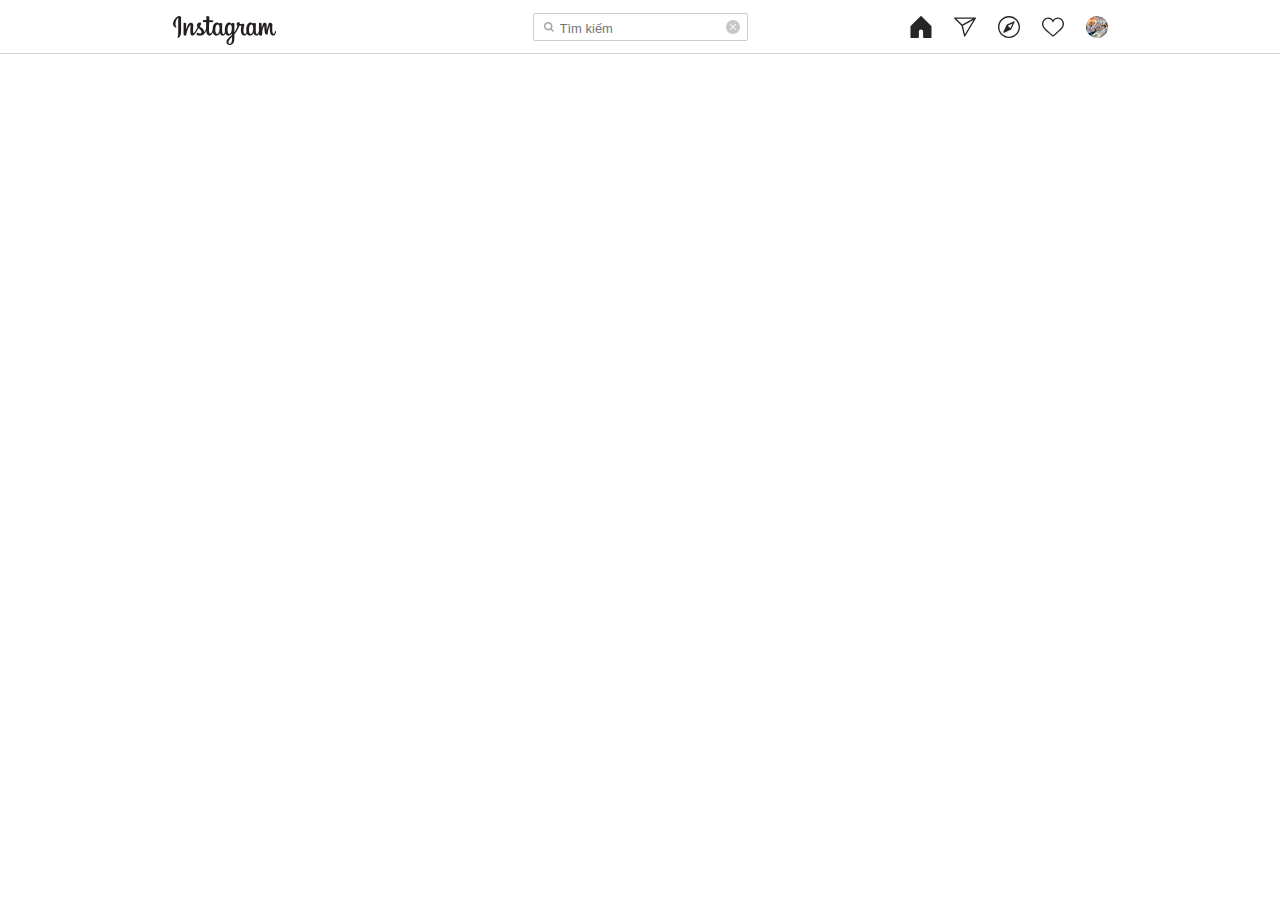
<file: INSTAGRAM-heading/index.html>
<!DOCTYPE html>
<html lang="en">

<head>
    <meta charset="UTF-8">
    <meta http-equiv="X-UA-Compatible" content="IE=edge">
    <meta name="viewport" content="width=device-width, initial-scale=1.0">
    <title>Document</title>
    <link rel="stylesheet" href="./assets/css/reset.css">
    <link rel="stylesheet" href="./assets/css/grid.css">
    <link rel="stylesheet" href="https://cdnjs.cloudflare.com/ajax/libs/font-awesome/5.15.3/css/all.min.css">
    <link rel="preconnect" href="https://fonts.gstatic.com">
    <link href="https://fonts.googleapis.com/css2?family=Roboto:wght@100;300;400;500;700;900&display=swap"
        rel="stylesheet">
    <link rel="stylesheet" href="style.css">
</head>

<body>
    <!-- header start -->
    <header class="header" id="header">
        <div class="grid wide h-100">
            <div class="row jsb h-100 ">

                <!-- header-logo start -->
                <div class="col l-4 alc h-100 ">
                    <a href="/">
                        <div class="header__img ">
                            <img src="./assets/image/735145cfe0a4.png" alt="instagram" width="103px" height="29px">
                        </div>
                    </a>
                </div>
                <!-- header-logo end -->
                <!-- header-search start -->
                <div class="col l-3 jsc alc h-100 ">
                    <div class="header__input h-100">
                        <input id="header__input-seach" type="text" class="h-100" placeholder="Tìm kiếm">
                        <span class="header__icon-search"></span>
                        <div class="" id="header__search-hidden"></div>
                        <span class="header__icon-close" id="header__icon-close"></span>

                        <!-- dropdow start -->
                        <div id="header__search-dropdown" class="header__search-dropdown">
                            <div class="header__triagle"></div>
                            <div class="header__triagle-hidden"></div>
                            <div class="header__list-search">
                                <div class="header__list-heading jsb alc">
                                    <h4 class="left">Gần đây</h4>
                                    <button class="right">Xóa tất cả</button>
                                </div>
                                <div class="header__list-items">
                                    <a href="/">
                                        <div class="header__list-item alc">
                                            <div class="header__list-avatar">
                                                <div class="header__list-outline"></div>
                                                <span class="header__span-img" role="link"
                                                    style="width: 44px; height: 44px;">
                                                    <img alt="Ảnh đại diện của mitom.song.35" class="h-100 "
                                                        crossorigin="anonymous" data-testid="user-avatar"
                                                        draggable="false" src="./assets/image/header-end.jpg">
                                                </span>
                                            </div>
                                            <div class="header__list-content ">
                                                <div class="header__list-profile">nguoi.doc.sach</div>
                                                <div class="header__list-name">Người Đọc Sách</div>
                                            </div>
                                            <div class="header__list-close">
                                                <svg aria-label="Đóng" class="_8-yf5 " fill="#8e8e8e" height="16"
                                                    viewBox="0 0 48 48" width="16">
                                                    <path clip-rule="evenodd"
                                                        d="M41.8 9.8L27.5 24l14.2 14.2c.6.6.6 1.5 0 2.1l-1.4 1.4c-.6.6-1.5.6-2.1 0L24 27.5 9.8 41.8c-.6.6-1.5.6-2.1 0l-1.4-1.4c-.6-.6-.6-1.5 0-2.1L20.5 24 6.2 9.8c-.6-.6-.6-1.5 0-2.1l1.4-1.4c.6-.6 1.5-.6 2.1 0L24 20.5 38.3 6.2c.6-.6 1.5-.6 2.1 0l1.4 1.4c.6.6.6 1.6 0 2.2z"
                                                        fill-rule="evenodd"></path>
                                                </svg>
                                            </div>
                                        </div>
                                    </a>
                                    <a href="/">
                                        <div class="header__list-item alc">
                                            <div class="header__list-avatar">
                                                <div class="header__list-outline"></div>
                                                <span class="header__span-img" role="link"
                                                    style="width: 44px; height: 44px;">
                                                    <img alt="Ảnh đại diện của mitom.song.35" class="h-100 "
                                                        crossorigin="anonymous" data-testid="user-avatar"
                                                        draggable="false" src="./assets/image/header-end.jpg">
                                                </span>
                                            </div>
                                            <div class="header__list-content ">
                                                <div class="header__list-profile">nguoi.doc.sach</div>
                                                <div class="header__list-name">Người Đọc Sách</div>
                                            </div>
                                            <div class="header__list-close">
                                                <svg aria-label="Đóng" class="_8-yf5 " fill="#8e8e8e" height="16"
                                                    viewBox="0 0 48 48" width="16">
                                                    <path clip-rule="evenodd"
                                                        d="M41.8 9.8L27.5 24l14.2 14.2c.6.6.6 1.5 0 2.1l-1.4 1.4c-.6.6-1.5.6-2.1 0L24 27.5 9.8 41.8c-.6.6-1.5.6-2.1 0l-1.4-1.4c-.6-.6-.6-1.5 0-2.1L20.5 24 6.2 9.8c-.6-.6-.6-1.5 0-2.1l1.4-1.4c.6-.6 1.5-.6 2.1 0L24 20.5 38.3 6.2c.6-.6 1.5-.6 2.1 0l1.4 1.4c.6.6.6 1.6 0 2.2z"
                                                        fill-rule="evenodd"></path>
                                                </svg>
                                            </div>
                                        </div>
                                    </a>
                                </div>
                            </div>
                        </div>
                        <!-- dropdown end -->
                    </div>
                </div>
                <!-- header-search end -->
                <!-- header-icon start -->
                <div class="col l-4 alc jse ">
                    <div class="header__icons">
                        <div class="header__icon">
                            <div class="">
                                <a href="/" tabindex="0" id="header__icon-home">
                                    <svg aria-label="Trang chủ" class="_8-yf5 " fill="#262626" height="22"
                                        viewBox="0 0 48 48" width="22">
                                        <path
                                            d="M45.5 48H30.1c-.8 0-1.5-.7-1.5-1.5V34.2c0-2.6-2.1-4.6-4.6-4.6s-4.6 2.1-4.6 4.6v12.3c0 .8-.7 1.5-1.5 1.5H2.5c-.8 0-1.5-.7-1.5-1.5V23c0-.4.2-.8.4-1.1L22.9.4c.6-.6 1.6-.6 2.1 0l21.5 21.5c.3.3.4.7.4 1.1v23.5c.1.8-.6 1.5-1.4 1.5z">
                                        </path>
                                    </svg>
                                </a>
                            </div>
                        </div>
                        <div class="header__icon">
                            <div class="">
                                <a class="xWeGp" href="/" tabindex="0">
                                    <svg aria-label="Direct" class="_8-yf5 " fill="#262626" height="22"
                                        viewBox="0 0 48 48" width="22">
                                        <path
                                            d="M47.8 3.8c-.3-.5-.8-.8-1.3-.8h-45C.9 3.1.3 3.5.1 4S0 5.2.4 5.7l15.9 15.6 5.5 22.6c.1.6.6 1 1.2 1.1h.2c.5 0 1-.3 1.3-.7l23.2-39c.4-.4.4-1 .1-1.5zM5.2 6.1h35.5L18 18.7 5.2 6.1zm18.7 33.6l-4.4-18.4L42.4 8.6 23.9 39.7z">
                                        </path>
                                    </svg>
                                </a>
                            </div>
                        </div>
                        <div class="header__icon">
                            <a href="/" tabindex="0">
                                <svg aria-label="Tìm người" class="_8-yf5 " fill="#262626" height="22"
                                    viewBox="0 0 48 48" width="22">
                                    <path clip-rule="evenodd"
                                        d="M24 0C10.8 0 0 10.8 0 24s10.8 24 24 24 24-10.8 24-24S37.2 0 24 0zm0 45C12.4 45 3 35.6 3 24S12.4 3 24 3s21 9.4 21 21-9.4 21-21 21zm10.2-33.2l-14.8 7c-.3.1-.6.4-.7.7l-7 14.8c-.3.6-.2 1.3.3 1.7.3.3.7.4 1.1.4.2 0 .4 0 .6-.1l14.8-7c.3-.1.6-.4.7-.7l7-14.8c.3-.6.2-1.3-.3-1.7-.4-.5-1.1-.6-1.7-.3zm-7.4 15l-5.5-5.5 10.5-5-5 10.5z"
                                        fill-rule="evenodd">
                                    </path>
                                </svg>
                            </a>
                        </div>
                        <div class="header__icon">
                            <div class="" id="header__love-hidden"></div>
                            <a id="header__icon-love" class="icon-action" href="#" style="position: relative; z-index: 1;">
                                <svg aria-label="Nguồn cấp dữ liệu hoạt động" fill="#262626" height="22"
                                    viewBox="0 0 48 48" width="22">
                                    <path
                                        d="M34.6 6.1c5.7 0 10.4 5.2 10.4 11.5 0 6.8-5.9 11-11.5 16S25 41.3 24 41.9c-1.1-.7-4.7-4-9.5-8.3-5.7-5-11.5-9.2-11.5-16C3 11.3 7.7 6.1 13.4 6.1c4.2 0 6.5 2 8.1 4.3 1.9 2.6 2.2 3.9 2.5 3.9.3 0 .6-1.3 2.5-3.9 1.6-2.3 3.9-4.3 8.1-4.3m0-3c-4.5 0-7.9 1.8-10.6 5.6-2.7-3.7-6.1-5.5-10.6-5.5C6 3.1 0 9.6 0 17.6c0 7.3 5.4 12 10.6 16.5.6.5 1.3 1.1 1.9 1.7l2.3 2c4.4 3.9 6.6 5.9 7.6 6.5.5.3 1.1.5 1.6.5.6 0 1.1-.2 1.6-.5 1-.6 2.8-2.2 7.8-6.8l2-1.8c.7-.6 1.3-1.2 2-1.7C42.7 29.6 48 25 48 17.6c0-8-6-14.5-13.4-14.5z">
                                    </path>
                                </svg>
                            </a>
                            <!-- dropdown love start -->
                            <div id="header__love-dropdown" class="header__love-dropdown">
                                <div class="header__triagle" style="left: 0.5rem;top: 30px; z-index: 0;"></div>
                                <div class="header__list-search header__love-list">
                                    <div class="header__love-header alc">
                                        <div class="header__love-header-content">Trước đó</div>
                                    </div>
                                    <a href="\">
                                        <div class="header__love-item alc">
                                            <div class="header__list-avatar">
                                                <div class="header__list-outline"></div>
                                                <span class="header__span-img" role="link"
                                                    style="width: 44px; height: 44px;">
                                                    <img alt="Ảnh đại diện của mitom.song.35" class="h-100 "
                                                        crossorigin="anonymous" data-testid="user-avatar"
                                                        draggable="false" src="./assets/image/header-end.jpg">
                                                </span>
                                            </div>
                                            <div class="header__love-content">
                                                <div class="header__love-content-top">
                                                    <a href="\">lihhttk</a>
                                                    <span>đã nhắc đến bạn trong một bình luận:</span>
                                                </div>
                                                <div class="header__love-content-bottom">
                                                    <a href="\">@mitom.song.35</a>
                                                    <span>Thì em cũng ước có người nghĩ vậy chứ em dễ ế lắm</span>
                                                    <span class="header__love-content-bottom-time">5 tuần</span>
                                                </div>
                                            </div>
                                            <div class="header__love-img">
                                                <img crossorigin="anonymous" class="FFVAD"
                                                    src="./assets/image/header__love-img.jpg"
                                                    style="object-fit: cover;">
                                            </div>
                                        </div>
                                    </a>
                                </div>
                            </div>
                            <!-- dropdown love end -->
                        </div>
                        <div class="header__icon">
                            <div class="" id="header__end-hidden"></div>
                            <div id="header__icon-outline" class style="width: 28px; height: 28px;left: 50%;position: absolute;top: 50%;transform: translate(-50%, -50%);"></div>
                            <span id="header__icon-end" class="header__span-img" role="link" style="width: 22px; height: 22px;">
                                <img alt="Ảnh đại diện của mitom.song.35" class="h-100 " crossorigin="anonymous"
                                    data-testid="user-avatar" draggable="false" src="./assets/image/header-end.jpg">
                            </span>

                            <!-- dropdown start -->
                            <div id="header__dropdown-end" class="header__icon-dropdown">
                                <div class="header__triagle" style="left: 0.5rem;top: 30px;"></div>
                                <div class="header__triagle-hidden" style="left: -2px;top: 38px;"></div>
                                <div class="header__list-search header__action-list">
                                    <div class="header__action-items">
                                        <a href="/">
                                            <div class="header__action-item alc">
                                                <div class="header__action-icon">
                                                    <svg aria-label="Trang cá nhân" class="_8-yf5 " fill="#262626"
                                                        height="16" viewBox="0 0 32 32" width="16">
                                                        <path
                                                            d="M16 0C7.2 0 0 7.1 0 16c0 4.8 2.1 9.1 5.5 12l.3.3C8.5 30.6 12.1 32 16 32s7.5-1.4 10.2-3.7l.3-.3c3.4-3 5.5-7.2 5.5-12 0-8.9-7.2-16-16-16zm0 29c-2.8 0-5.3-.9-7.5-2.4.5-.9.9-1.3 1.4-1.8.7-.5 1.5-.8 2.4-.8h7.2c.9 0 1.7.3 2.4.8.5.4.9.8 1.4 1.8-2 1.5-4.5 2.4-7.3 2.4zm9.7-4.4c-.5-.9-1.1-1.5-1.9-2.1-1.2-.9-2.7-1.4-4.2-1.4h-7.2c-1.5 0-3 .5-4.2 1.4-.8.6-1.4 1.2-1.9 2.1C4.2 22.3 3 19.3 3 16 3 8.8 8.8 3 16 3s13 5.8 13 13c0 3.3-1.2 6.3-3.3 8.6zM16 5.7c-3.9 0-7 3.1-7 7s3.1 7 7 7 7-3.1 7-7-3.1-7-7-7zm0 11c-2.2 0-4-1.8-4-4s1.8-4 4-4 4 1.8 4 4-1.8 4-4 4z">
                                                        </path>
                                                    </svg>
                                                </div>
                                                <div class="header__action-content">Trang cá nhân</div>
                                            </div>
                                        </a>
                                        <a href="/">
                                            <div class="header__action-item alc">
                                                <div class="header__action-icon">
                                                    <svg aria-label="Đã lưu" class="_8-yf5 " fill="#262626" height="16"
                                                        viewBox="0 0 32 32" width="16">
                                                        <path
                                                            d="M28.7 32c-.4 0-.8-.2-1.1-.4L16 19.9 4.4 31.6c-.4.4-1.1.6-1.6.3-.6-.2-.9-.8-.9-1.4v-29C1.8.7 2.5 0 3.3 0h25.4c.8 0 1.5.7 1.5 1.5v29c0 .6-.4 1.2-.9 1.4-.2.1-.4.1-.6.1zM4.8 3v23.9l9.4-9.4c.9-.9 2.6-.9 3.5 0l9.4 9.4V3H4.8z">
                                                        </path>
                                                    </svg>
                                                </div>
                                                <div class="header__action-content">Đã lưu</div>
                                            </div>
                                        </a>
                                        <a href="/">
                                            <div class="header__action-item alc">
                                                <div class="header__action-icon">
                                                    <svg aria-label="Cài đặt" class="_8-yf5 " fill="#262626" height="16"
                                                        viewBox="0 0 32 32" width="16">
                                                        <path
                                                            d="M31.2 13.4l-1.4-.7c-.1 0-.2-.1-.2-.2v-.2c-.3-1.1-.7-2.1-1.3-3.1v-.1l-.2-.1v-.3l.5-1.5c.2-.5 0-1.1-.4-1.5l-1.9-1.9c-.4-.4-1-.5-1.5-.4l-1.5.5H23l-.1-.1h-.1c-1-.5-2-1-3.1-1.3h-.2c-.1 0-.1-.1-.2-.2L18.6.9c-.2-.5-.7-.9-1.2-.9h-2.7c-.5 0-1 .3-1.3.8l-.7 1.4c0 .1-.1.2-.2.2h-.2c-1.1.3-2.1.7-3.1 1.3h-.1l-.1.2h-.3l-1.5-.5c-.5-.2-1.1 0-1.5.4L3.8 5.7c-.4.4-.5 1-.4 1.5l.5 1.5v.5c-.5 1-1 2-1.3 3.1v.2c0 .1-.1.1-.2.2l-1.4.7c-.6.2-1 .7-1 1.2v2.7c0 .5.3 1 .8 1.3l1.4.7c.1 0 .2.1.2.2v.2c.3 1.1.7 2.1 1.3 3.1v.1l.2.1v.3l-.5 1.5c-.2.5 0 1.1.4 1.5l1.9 1.9c.3.3.6.4 1 .4.2 0 .3 0 .5-.1l1.5-.5H9l.1.1h.1c1 .5 2 1 3.1 1.3h.2c.1 0 .1.1.2.2l.7 1.4c.2.5.7.8 1.3.8h2.7c.5 0 1-.3 1.3-.8l.7-1.4c0-.1.1-.2.2-.2h.2c1.1-.3 2.1-.7 3.1-1.3h.1l.1-.1h.3l1.5.5c.1 0 .3.1.5.1.4 0 .7-.1 1-.4l1.9-1.9c.4-.4.5-1 .4-1.5l-.5-1.5V23l.1-.1v-.1c.5-1 1-2 1.3-3.1v-.2c0-.1.1-.1.2-.2l1.4-.7c.5-.2.8-.7.8-1.3v-2.7c0-.5-.4-1-.8-1.2zM16 27.1c-6.1 0-11.1-5-11.1-11.1S9.9 4.9 16 4.9s11.1 5 11.1 11.1-5 11.1-11.1 11.1z">
                                                        </path>
                                                    </svg>
                                                </div>
                                                <div class="header__action-content">Cài đặt</div>
                                            </div>
                                        </a>
                                        <a href="/">
                                            <div class="header__action-item header__action-item-4 alc">
                                                <div class="header__action-icon">
                                                    <svg aria-label="Chuyển tài khoản" class="_8-yf5 " fill="#262626"
                                                        height="16" viewBox="0 0 32 32" width="16">
                                                        <path
                                                            d="M10.3 10.7c0-.8-.7-1.5-1.5-1.5H4.9C7.2 5.4 11.4 3 16 3c3.6 0 7 1.5 9.5 4.1.5.6 1.5.6 2.1.1.6-.6.6-1.5.1-2.1-3-3.2-7.3-5-11.7-5C10.7 0 6 2.5 3 6.7V3.5C3 2.7 2.3 2 1.5 2S0 2.7 0 3.5v7.2c0 .8.7 1.5 1.5 1.5h7.3c.8 0 1.5-.6 1.5-1.5zm20.2 9.1h-7.2c-.8 0-1.5.7-1.5 1.5s.7 1.5 1.5 1.5h3.8C24.8 26.6 20.6 29 16 29c-3.6 0-7-1.5-9.5-4.1-.5-.6-1.5-.6-2.1-.1-.6.6-.6 1.5-.1 2.1 3 3.2 7.3 5 11.7 5 5.3 0 10-2.5 13-6.7v3.2c0 .8.7 1.5 1.5 1.5s1.5-.7 1.5-1.5v-7.2c0-.8-.7-1.4-1.5-1.4z">
                                                        </path>
                                                    </svg>
                                                </div>
                                                <div class="header__action-content">Chuyển tài khoản</div>
                                            </div>
                                        </a>
                                        <a href="/">
                                            <div class="header__action-item header__action-item-5 alc">
                                                <div class="header__action-content">Đăng xuất</div>
                                            </div>
                                        </a>
                                    </div>
                                </div>
                            </div>
                            <!-- dropdown end -->
                        </div>
                    </div>
                    <!-- header-icon end -->
                </div>
            </div>
        </div>
        </div>
    </header>
    <!-- header end -->
    <script src="main.js"></script>
</body>

</html>
</file>
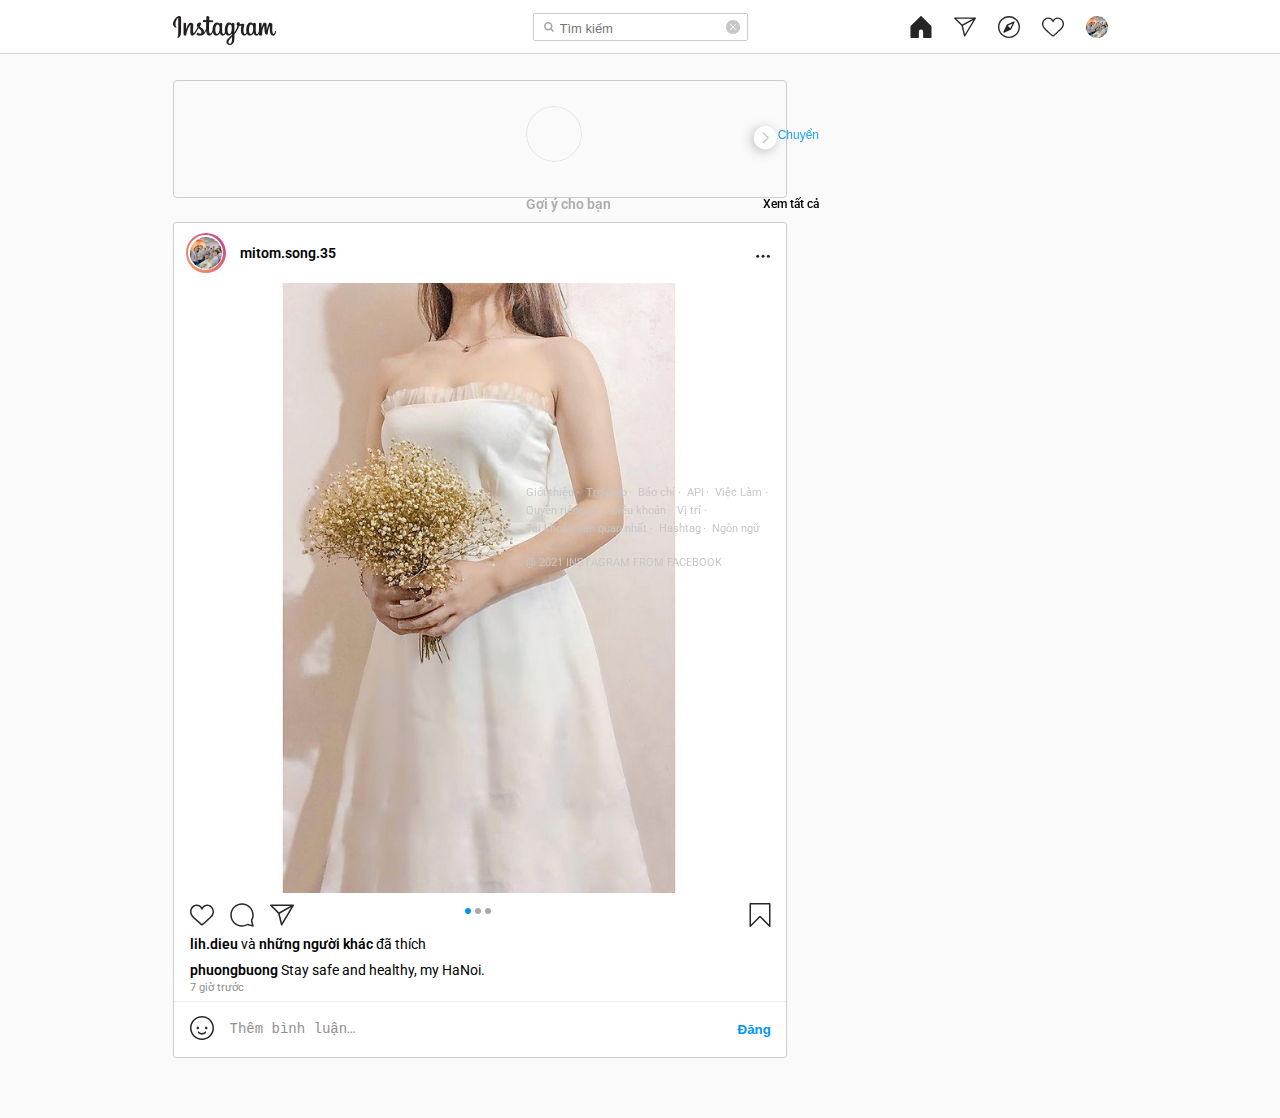
<file: INSTAGRAM-I/index.html>
<!DOCTYPE html>
<html lang="en">

<head>
    <meta charset="UTF-8">
    <meta http-equiv="X-UA-Compatible" content="IE=edge">
    <meta name="viewport" content="width=device-width, initial-scale=1.0">
    <title>Document</title>
    <link rel="stylesheet" href="./assets/css/reset.css">
    <link rel="stylesheet" href="./assets/css/grid.css">
    <link rel="stylesheet" href="https://cdnjs.cloudflare.com/ajax/libs/font-awesome/5.15.3/css/all.min.css">
    <link rel="preconnect" href="https://fonts.gstatic.com">
    <link href="https://fonts.googleapis.com/css2?family=Roboto:wght@100;300;400;500;700;900&display=swap"
        rel="stylesheet">
    <link rel="stylesheet" href="./style.css">
</head>

<body>
    <!-- header start -->

    <main class="main">
        <div class="main__container pt  h-100">
            <div class="main__content">
                <!-- main slider start -->
                <div class="main__slider">
                    <ul class="main__slider-items">
                        

                    </ul>
                    <div class="main__slider-arrow-left"></div>
                    <div class="main__slider-arrow-right"></div>
                </div>
                <!-- main slider end -->
                <!-- main post start -->
                <div class="main__posts-container">
                    <article class="main__post-container">
                        <header class="main__post-heading">
                            <div class="main__right-content-outline" style="top: 12px;left: 14px;"></div>
                            <span class="header__span-img" role="link" style="width: 32px; height: 32px">
                                <img alt="Ảnh đại diện của mitom.song.35" class="h-100 " crossorigin="anonymous"
                                    data-testid="user-avatar" draggable="false" src="./assets/image/header-end.jpg">
                            </span>
                            <span class="main__post-profile">
                                <a href="./index.html">mitom.song.35</a>
                            </span>
                            <div class="main__post-action">
                                <svg aria-label="Tùy chọn khác" class="_8-yf5 " fill="#262626" height="16"
                                    viewBox="0 0 48 48" width="16">
                                    <circle clip-rule="evenodd" cx="8" cy="24" fill-rule="evenodd" r="4.5"></circle>
                                    <circle clip-rule="evenodd" cx="24" cy="24" fill-rule="evenodd" r="4.5"></circle>
                                    <circle clip-rule="evenodd" cx="40" cy="24" fill-rule="evenodd" r="4.5"></circle>
                                </svg>
                            </div>
                        </header>
                        <div class="main__post-images">
                            <img src="./assets/image/image_post.jpg" alt="image_post">
                            <img src="./assets/image/image_post.jpg" alt="image_post">
                            <img src="./assets/image/image_post.jpg" alt="image_post">
                        </div>
                        <div class="main__post-badges">
                            <div class="main__post-badge main__post-badge-action"></div>
                            <div class="main__post-badge"></div>
                            <div class="main__post-badge"></div>
                        </div>
                        <div class="main__post-content">
                            <section class="main__post-content-icons">
                                <button class="main__post-content-icon">
                                    <svg aria-label="Thích" class="_8-yf5 " fill="#262626" height="24"
                                        viewBox="0 0 48 48" width="24">
                                        <path
                                            d="M34.6 6.1c5.7 0 10.4 5.2 10.4 11.5 0 6.8-5.9 11-11.5 16S25 41.3 24 41.9c-1.1-.7-4.7-4-9.5-8.3-5.7-5-11.5-9.2-11.5-16C3 11.3 7.7 6.1 13.4 6.1c4.2 0 6.5 2 8.1 4.3 1.9 2.6 2.2 3.9 2.5 3.9.3 0 .6-1.3 2.5-3.9 1.6-2.3 3.9-4.3 8.1-4.3m0-3c-4.5 0-7.9 1.8-10.6 5.6-2.7-3.7-6.1-5.5-10.6-5.5C6 3.1 0 9.6 0 17.6c0 7.3 5.4 12 10.6 16.5.6.5 1.3 1.1 1.9 1.7l2.3 2c4.4 3.9 6.6 5.9 7.6 6.5.5.3 1.1.5 1.6.5.6 0 1.1-.2 1.6-.5 1-.6 2.8-2.2 7.8-6.8l2-1.8c.7-.6 1.3-1.2 2-1.7C42.7 29.6 48 25 48 17.6c0-8-6-14.5-13.4-14.5z">
                                        </path>
                                    </svg>
                                </button>
                                <button class="main__post-content-icon">
                                    <svg aria-label="Bình luận" class="_8-yf5 " fill="#262626" height="24"
                                        viewBox="0 0 48 48" width="24">
                                        <path clip-rule="evenodd"
                                            d="M47.5 46.1l-2.8-11c1.8-3.3 2.8-7.1 2.8-11.1C47.5 11 37 .5 24 .5S.5 11 .5 24 11 47.5 24 47.5c4 0 7.8-1 11.1-2.8l11 2.8c.8.2 1.6-.6 1.4-1.4zm-3-22.1c0 4-1 7-2.6 10-.2.4-.3.9-.2 1.4l2.1 8.4-8.3-2.1c-.5-.1-1-.1-1.4.2-1.8 1-5.2 2.6-10 2.6-11.4 0-20.6-9.2-20.6-20.5S12.7 3.5 24 3.5 44.5 12.7 44.5 24z"
                                            fill-rule="evenodd"></path>
                                    </svg>
                                </button>
                                <button class="main__post-content-icon">
                                    <svg aria-label="Chia sẻ bài viết" class="_8-yf5 " fill="#262626" height="24"
                                        viewBox="0 0 48 48" width="24">
                                        <path
                                            d="M47.8 3.8c-.3-.5-.8-.8-1.3-.8h-45C.9 3.1.3 3.5.1 4S0 5.2.4 5.7l15.9 15.6 5.5 22.6c.1.6.6 1 1.2 1.1h.2c.5 0 1-.3 1.3-.7l23.2-39c.4-.4.4-1 .1-1.5zM5.2 6.1h35.5L18 18.7 5.2 6.1zm18.7 33.6l-4.4-18.4L42.4 8.6 23.9 39.7z">
                                        </path>
                                    </svg>
                                </button>
                                <button class="main__post-content-icon">
                                    <svg aria-label="Lưu" class="_8-yf5 " fill="#262626" height="24" viewBox="0 0 48 48"
                                        width="24">
                                        <path
                                            d="M43.5 48c-.4 0-.8-.2-1.1-.4L24 29 5.6 47.6c-.4.4-1.1.6-1.6.3-.6-.2-1-.8-1-1.4v-45C3 .7 3.7 0 4.5 0h39c.8 0 1.5.7 1.5 1.5v45c0 .6-.4 1.2-.9 1.4-.2.1-.4.1-.6.1zM24 26c.8 0 1.6.3 2.2.9l15.8 16V3H6v39.9l15.8-16c.6-.6 1.4-.9 2.2-.9z">
                                        </path>
                                    </svg>
                                </button>
                            </section>
                            <section class="main__post-content-likes">
                                <span class="main__post-content-profile">
                                    <a href="../html/index.html">lih.dieu</a>
                                </span>
                                và
                                <a href="./index.html">những người khác</a>
                                đã thích
                            </section>
                            <div class="main__post-content-title">
                                <span>
                                    <a href="./index.html">phuongbuong</a>
                                    Stay safe and healthy, my HaNoi.
                                </span>
                            </div>
                            <div class="main__post-content-time">
                                7 giờ trước
                            </div>
                        </div>
                        <section class="main__post-footer">
                            <form action="" class="form-group">
                                <button class="btn-smile">
                                    <svg aria-label="Biểu tượng cảm xúc"  fill="#262626" height="24"
                                        viewBox="0 0 48 48" width="24">
                                        <path
                                            d="M24 48C10.8 48 0 37.2 0 24S10.8 0 24 0s24 10.8 24 24-10.8 24-24 24zm0-45C12.4 3 3 12.4 3 24s9.4 21 21 21 21-9.4 21-21S35.6 3 24 3z">
                                        </path>
                                        <path
                                            d="M34.9 24c0-1.4-1.1-2.5-2.5-2.5s-2.5 1.1-2.5 2.5 1.1 2.5 2.5 2.5 2.5-1.1 2.5-2.5zm-21.8 0c0-1.4 1.1-2.5 2.5-2.5s2.5 1.1 2.5 2.5-1.1 2.5-2.5 2.5-2.5-1.1-2.5-2.5zM24 37.3c-5.2 0-8-3.5-8.2-3.7-.5-.6-.4-1.6.2-2.1.6-.5 1.6-.4 2.1.2.1.1 2.1 2.5 5.8 2.5 3.7 0 5.8-2.5 5.8-2.5.5-.6 1.5-.7 2.1-.2.6.5.7 1.5.2 2.1 0 .2-2.8 3.7-8 3.7z">
                                        </path>
                                    </svg>
                                </button>
                                <textarea spellcheck="false" aria-label="Thêm bình luận…" placeholder="Thêm bình luận…" class="Ypffh" autocomplete="off" autocorrect="off" style="height: 18px !important;"></textarea>
                                <button type="submit">Đăng</button>
                            </form>
                        </section>
                    </article>
                </div>
                <!-- main post end -->
            </div>
            <div class="main__right">
                <div class="main__right-heading ">
                    <span class="header__span-img" role="link" style="width: 56px; height: 56px;margin-top: 5px">
                        
                    </span>
                    <div class="main__right-heading-content">
                        <a href="../html/index.html">
                            <div class="main__right-heading-content-profile"></div>
                        </a>
                        <div class="main__right-heading-content-name"></div>
                    </div>
                    <button id="btn-popUpAcc" class="main__right-heading-end">Chuyển</button>
                </div>
                <div class="main__right-content">
                    <div class="main__right-content-heading jsb">
                        <span class="main__right-heading-content-name f600">Gợi ý cho bạn</span>
                        <a href="./index.html" class="main__right-heading-end colorBlack p0">Xem tất cả</a>
                    </div>
                    <div class="main__right-content-items">
                        
                    </div>
                </div>
                <nav class="main__right-footer">
                    <ul class="main__right-footer-items">
                        <li class="main__right-footer-item">
                            <a href="\">Giới thiệu</a>
                        </li>
                        <li class="main__right-footer-item">
                            <a href="\">Trợ giúp</a>
                        </li>
                        <li class="main__right-footer-item">
                            <a href="\">Báo chí</a>
                        </li>
                        <li class="main__right-footer-item">
                            <a href="\">API</a>
                        </li>
                        <li class="main__right-footer-item">
                            <a href="\">Việc Làm</a>
                        </li>
                        <li class="main__right-footer-item">
                            <a href="\">Quyền riêng tư</a>
                        </li>
                        <li class="main__right-footer-item">
                            <a href="\">Điều khoản</a>
                        </li>
                        <li class="main__right-footer-item">
                            <a href="\">Vị trí</a>
                        </li>
                        <li class="main__right-footer-item">
                            <a href="\">Tài khoản liên quan nhất</a>
                        </li>
                        <li class="main__right-footer-item">
                            <a href="\">Hashtag</a>
                        </li>
                        <li class="main__right-footer-item">
                            <a href="\">Ngôn ngữ</a>
                        </li>
                    </ul>
                </nav>
                <span class="main__right-footer-end">@ 2021 INSTAGRAM FROM FACEBOOK</span>
            </div>
        </div>
        </div>
    </main>
    <!-- main end -->
    <!-- header start -->
    <header class="header" id="header" style="background-color: #fff;">
        <div class="grid wide h-100">
            <div class="row jsb h-100 ">

                <!-- header-logo start -->
                <div class="col l-4 alc h-100 ">
                    <a href="/">
                        <div class="header__img ">
                            <img src="./assets/image/735145cfe0a4.png" alt="instagram" width="103px" height="29px">
                        </div>
                    </a>
                </div>
                <!-- header-logo end -->
                <!-- header-search start -->
                <div class="col l-3 jsc alc h-100 ">
                    <div class="header__input h-100">
                        <input id="header__input-seach" type="text" class="h-100" placeholder="Tìm kiếm">
                        <span class="header__icon-search"></span>
                        <div class="" id="header__search-hidden"></div>
                        <span class="header__icon-close" id="header__icon-close"></span>

                        <!-- dropdow start -->
                        <div id="header__search-dropdown" class="header__search-dropdown">
                            <div class="header__triagle"></div>
                            <div class="header__triagle-hidden"></div>
                            <div class="header__list-search">
                                <div class="header__list-heading jsb alc">
                                    <h4 class="left">Gần đây</h4>
                                    <button class="right">Xóa tất cả</button>
                                </div>
                                <div class="header__list-items">
                                    <a href="/">
                                        <div class="header__list-item alc">
                                            <div class="header__list-avatar">
                                                <div class="header__list-outline"></div>
                                                <span class="header__span-img" role="link"
                                                    style="width: 44px; height: 44px;">
                                                    <img alt="Ảnh đại diện của mitom.song.35" class="h-100 "
                                                        crossorigin="anonymous" data-testid="user-avatar"
                                                        draggable="false" src="./assets/image/header-end.jpg">
                                                </span>
                                            </div>
                                            <div class="header__list-content ">
                                                <div class="header__list-profile">nguoi.doc.sach</div>
                                                <div class="header__list-name">Người Đọc Sách</div>
                                            </div>
                                            <div class="header__list-close">
                                                <svg aria-label="Đóng" class="_8-yf5 " fill="#8e8e8e" height="16"
                                                    viewBox="0 0 48 48" width="16">
                                                    <path clip-rule="evenodd"
                                                        d="M41.8 9.8L27.5 24l14.2 14.2c.6.6.6 1.5 0 2.1l-1.4 1.4c-.6.6-1.5.6-2.1 0L24 27.5 9.8 41.8c-.6.6-1.5.6-2.1 0l-1.4-1.4c-.6-.6-.6-1.5 0-2.1L20.5 24 6.2 9.8c-.6-.6-.6-1.5 0-2.1l1.4-1.4c.6-.6 1.5-.6 2.1 0L24 20.5 38.3 6.2c.6-.6 1.5-.6 2.1 0l1.4 1.4c.6.6.6 1.6 0 2.2z"
                                                        fill-rule="evenodd"></path>
                                                </svg>
                                            </div>
                                        </div>
                                    </a>
                                    <a href="/">
                                        <div class="header__list-item alc">
                                            <div class="header__list-avatar">
                                                <div class="header__list-outline"></div>
                                                <span class="header__span-img" role="link"
                                                    style="width: 44px; height: 44px;">
                                                    <img alt="Ảnh đại diện của mitom.song.35" class="h-100 "
                                                        crossorigin="anonymous" data-testid="user-avatar"
                                                        draggable="false" src="./assets/image/header-end.jpg">
                                                </span>
                                            </div>
                                            <div class="header__list-content ">
                                                <div class="header__list-profile">nguoi.doc.sach</div>
                                                <div class="header__list-name">Người Đọc Sách</div>
                                            </div>
                                            <div class="header__list-close">
                                                <svg aria-label="Đóng" class="_8-yf5 " fill="#8e8e8e" height="16"
                                                    viewBox="0 0 48 48" width="16">
                                                    <path clip-rule="evenodd"
                                                        d="M41.8 9.8L27.5 24l14.2 14.2c.6.6.6 1.5 0 2.1l-1.4 1.4c-.6.6-1.5.6-2.1 0L24 27.5 9.8 41.8c-.6.6-1.5.6-2.1 0l-1.4-1.4c-.6-.6-.6-1.5 0-2.1L20.5 24 6.2 9.8c-.6-.6-.6-1.5 0-2.1l1.4-1.4c.6-.6 1.5-.6 2.1 0L24 20.5 38.3 6.2c.6-.6 1.5-.6 2.1 0l1.4 1.4c.6.6.6 1.6 0 2.2z"
                                                        fill-rule="evenodd"></path>
                                                </svg>
                                            </div>
                                        </div>
                                    </a>
                                </div>
                            </div>
                        </div>
                        <!-- dropdown end -->
                    </div>
                </div>
                <!-- header-search end -->
                <!-- header-icon start -->
                <div class="col l-4 alc jse ">
                    <div class="header__icons">
                        <div class="header__icon">
                            <div class="">
                                <a href="/" tabindex="0" id="header__icon-home">
                                    <svg aria-label="Trang chủ" class="_8-yf5 " fill="#262626" height="22"
                                        viewBox="0 0 48 48" width="22">
                                        <path
                                            d="M45.5 48H30.1c-.8 0-1.5-.7-1.5-1.5V34.2c0-2.6-2.1-4.6-4.6-4.6s-4.6 2.1-4.6 4.6v12.3c0 .8-.7 1.5-1.5 1.5H2.5c-.8 0-1.5-.7-1.5-1.5V23c0-.4.2-.8.4-1.1L22.9.4c.6-.6 1.6-.6 2.1 0l21.5 21.5c.3.3.4.7.4 1.1v23.5c.1.8-.6 1.5-1.4 1.5z">
                                        </path>
                                    </svg>
                                </a>
                            </div>
                        </div>
                        <div class="header__icon">
                            <div class="">
                                <a class="xWeGp" href="/" tabindex="0">
                                    <svg aria-label="Direct" class="_8-yf5 " fill="#262626" height="22"
                                        viewBox="0 0 48 48" width="22">
                                        <path
                                            d="M47.8 3.8c-.3-.5-.8-.8-1.3-.8h-45C.9 3.1.3 3.5.1 4S0 5.2.4 5.7l15.9 15.6 5.5 22.6c.1.6.6 1 1.2 1.1h.2c.5 0 1-.3 1.3-.7l23.2-39c.4-.4.4-1 .1-1.5zM5.2 6.1h35.5L18 18.7 5.2 6.1zm18.7 33.6l-4.4-18.4L42.4 8.6 23.9 39.7z">
                                        </path>
                                    </svg>
                                </a>
                            </div>
                        </div>
                        <div class="header__icon">
                            <a href="/" tabindex="0">
                                <svg aria-label="Tìm người" class="_8-yf5 " fill="#262626" height="22"
                                    viewBox="0 0 48 48" width="22">
                                    <path clip-rule="evenodd"
                                        d="M24 0C10.8 0 0 10.8 0 24s10.8 24 24 24 24-10.8 24-24S37.2 0 24 0zm0 45C12.4 45 3 35.6 3 24S12.4 3 24 3s21 9.4 21 21-9.4 21-21 21zm10.2-33.2l-14.8 7c-.3.1-.6.4-.7.7l-7 14.8c-.3.6-.2 1.3.3 1.7.3.3.7.4 1.1.4.2 0 .4 0 .6-.1l14.8-7c.3-.1.6-.4.7-.7l7-14.8c.3-.6.2-1.3-.3-1.7-.4-.5-1.1-.6-1.7-.3zm-7.4 15l-5.5-5.5 10.5-5-5 10.5z"
                                        fill-rule="evenodd">
                                    </path>
                                </svg>
                            </a>
                        </div>
                        <div class="header__icon">
                            <div class="" id="header__love-hidden"></div>
                            <a id="header__icon-love" class="icon-action" href="#"
                                style="position: relative; z-index: 1;">
                                <svg aria-label="Nguồn cấp dữ liệu hoạt động" fill="#262626" height="22"
                                    viewBox="0 0 48 48" width="22">
                                    <path
                                        d="M34.6 6.1c5.7 0 10.4 5.2 10.4 11.5 0 6.8-5.9 11-11.5 16S25 41.3 24 41.9c-1.1-.7-4.7-4-9.5-8.3-5.7-5-11.5-9.2-11.5-16C3 11.3 7.7 6.1 13.4 6.1c4.2 0 6.5 2 8.1 4.3 1.9 2.6 2.2 3.9 2.5 3.9.3 0 .6-1.3 2.5-3.9 1.6-2.3 3.9-4.3 8.1-4.3m0-3c-4.5 0-7.9 1.8-10.6 5.6-2.7-3.7-6.1-5.5-10.6-5.5C6 3.1 0 9.6 0 17.6c0 7.3 5.4 12 10.6 16.5.6.5 1.3 1.1 1.9 1.7l2.3 2c4.4 3.9 6.6 5.9 7.6 6.5.5.3 1.1.5 1.6.5.6 0 1.1-.2 1.6-.5 1-.6 2.8-2.2 7.8-6.8l2-1.8c.7-.6 1.3-1.2 2-1.7C42.7 29.6 48 25 48 17.6c0-8-6-14.5-13.4-14.5z">
                                    </path>
                                </svg>
                            </a>
                            <!-- dropdown love start -->
                            <div id="header__love-dropdown" class="header__love-dropdown">
                                <div class="header__triagle" style="left: 0.5rem;top: 30px; z-index: 0;"></div>
                                <div class="header__list-search header__love-list">
                                    <div class="header__love-header alc">
                                        <div class="header__love-header-content">Trước đó</div>
                                    </div>
                                    <a href="\">
                                        <div class="header__love-item alc">
                                            <div class="header__list-avatar">
                                                <div class="header__list-outline"></div>
                                                <span class="header__span-img" role="link"
                                                    style="width: 44px; height: 44px;">
                                                    <img alt="Ảnh đại diện của mitom.song.35" class="h-100 "
                                                        crossorigin="anonymous" data-testid="user-avatar"
                                                        draggable="false" src="./assets/image/header-end.jpg">
                                                </span>
                                            </div>
                                            <div class="header__love-content">
                                                <div class="header__love-content-top">
                                                    <a href="\">lihhttk</a>
                                                    <span>đã nhắc đến bạn trong một bình luận:</span>
                                                </div>
                                                <div class="header__love-content-bottom">
                                                    <a href="\">@mitom.song.35</a>
                                                    <span>Thì em cũng ước có người nghĩ vậy chứ em dễ ế lắm</span>
                                                    <span class="header__love-content-bottom-time">5 tuần</span>
                                                </div>
                                            </div>
                                            <div class="header__love-img">
                                                <img crossorigin="anonymous" class="FFVAD"
                                                    src="./assets/image/header__love-img.jpg"
                                                    style="object-fit: cover;">
                                            </div>
                                        </div>
                                    </a>
                                </div>
                            </div>
                            <!-- dropdown love end -->
                        </div>
                        <div class="header__icon">
                            <div class="" id="header__end-hidden"></div>
                            <div id="header__icon-outline" class
                                style="width: 28px; height: 28px;left: 50%;position: absolute;top: 50%;transform: translate(-50%, -50%);">
                            </div>
                            <span id="header__icon-end" class="header__span-img" role="link"
                                style="width: 22px; height: 22px;">
                                <img alt="Ảnh đại diện của mitom.song.35" class="h-100 " crossorigin="anonymous"
                                    data-testid="user-avatar" draggable="false" src="./assets/image/header-end.jpg">
                            </span>

                            <!-- dropdown start -->
                            <div id="header__dropdown-end" class="header__icon-dropdown">
                                <div class="header__triagle" style="left: 0.5rem;top: 30px;"></div>
                                <div class="header__triagle-hidden" style="left: -2px;top: 38px;"></div>
                                <div class="header__list-search header__action-list">
                                    <div class="header__action-items">
                                        <a href="/">
                                            <div class="header__action-item alc">
                                                <div class="header__action-icon">
                                                    <svg aria-label="Trang cá nhân" class="_8-yf5 " fill="#262626"
                                                        height="16" viewBox="0 0 32 32" width="16">
                                                        <path
                                                            d="M16 0C7.2 0 0 7.1 0 16c0 4.8 2.1 9.1 5.5 12l.3.3C8.5 30.6 12.1 32 16 32s7.5-1.4 10.2-3.7l.3-.3c3.4-3 5.5-7.2 5.5-12 0-8.9-7.2-16-16-16zm0 29c-2.8 0-5.3-.9-7.5-2.4.5-.9.9-1.3 1.4-1.8.7-.5 1.5-.8 2.4-.8h7.2c.9 0 1.7.3 2.4.8.5.4.9.8 1.4 1.8-2 1.5-4.5 2.4-7.3 2.4zm9.7-4.4c-.5-.9-1.1-1.5-1.9-2.1-1.2-.9-2.7-1.4-4.2-1.4h-7.2c-1.5 0-3 .5-4.2 1.4-.8.6-1.4 1.2-1.9 2.1C4.2 22.3 3 19.3 3 16 3 8.8 8.8 3 16 3s13 5.8 13 13c0 3.3-1.2 6.3-3.3 8.6zM16 5.7c-3.9 0-7 3.1-7 7s3.1 7 7 7 7-3.1 7-7-3.1-7-7-7zm0 11c-2.2 0-4-1.8-4-4s1.8-4 4-4 4 1.8 4 4-1.8 4-4 4z">
                                                        </path>
                                                    </svg>
                                                </div>
                                                <div class="header__action-content">Trang cá nhân</div>
                                            </div>
                                        </a>
                                        <a href="/">
                                            <div class="header__action-item alc">
                                                <div class="header__action-icon">
                                                    <svg aria-label="Đã lưu" class="_8-yf5 " fill="#262626" height="16"
                                                        viewBox="0 0 32 32" width="16">
                                                        <path
                                                            d="M28.7 32c-.4 0-.8-.2-1.1-.4L16 19.9 4.4 31.6c-.4.4-1.1.6-1.6.3-.6-.2-.9-.8-.9-1.4v-29C1.8.7 2.5 0 3.3 0h25.4c.8 0 1.5.7 1.5 1.5v29c0 .6-.4 1.2-.9 1.4-.2.1-.4.1-.6.1zM4.8 3v23.9l9.4-9.4c.9-.9 2.6-.9 3.5 0l9.4 9.4V3H4.8z">
                                                        </path>
                                                    </svg>
                                                </div>
                                                <div class="header__action-content">Đã lưu</div>
                                            </div>
                                        </a>
                                        <a href="/">
                                            <div class="header__action-item alc">
                                                <div class="header__action-icon">
                                                    <svg aria-label="Cài đặt" class="_8-yf5 " fill="#262626" height="16"
                                                        viewBox="0 0 32 32" width="16">
                                                        <path
                                                            d="M31.2 13.4l-1.4-.7c-.1 0-.2-.1-.2-.2v-.2c-.3-1.1-.7-2.1-1.3-3.1v-.1l-.2-.1v-.3l.5-1.5c.2-.5 0-1.1-.4-1.5l-1.9-1.9c-.4-.4-1-.5-1.5-.4l-1.5.5H23l-.1-.1h-.1c-1-.5-2-1-3.1-1.3h-.2c-.1 0-.1-.1-.2-.2L18.6.9c-.2-.5-.7-.9-1.2-.9h-2.7c-.5 0-1 .3-1.3.8l-.7 1.4c0 .1-.1.2-.2.2h-.2c-1.1.3-2.1.7-3.1 1.3h-.1l-.1.2h-.3l-1.5-.5c-.5-.2-1.1 0-1.5.4L3.8 5.7c-.4.4-.5 1-.4 1.5l.5 1.5v.5c-.5 1-1 2-1.3 3.1v.2c0 .1-.1.1-.2.2l-1.4.7c-.6.2-1 .7-1 1.2v2.7c0 .5.3 1 .8 1.3l1.4.7c.1 0 .2.1.2.2v.2c.3 1.1.7 2.1 1.3 3.1v.1l.2.1v.3l-.5 1.5c-.2.5 0 1.1.4 1.5l1.9 1.9c.3.3.6.4 1 .4.2 0 .3 0 .5-.1l1.5-.5H9l.1.1h.1c1 .5 2 1 3.1 1.3h.2c.1 0 .1.1.2.2l.7 1.4c.2.5.7.8 1.3.8h2.7c.5 0 1-.3 1.3-.8l.7-1.4c0-.1.1-.2.2-.2h.2c1.1-.3 2.1-.7 3.1-1.3h.1l.1-.1h.3l1.5.5c.1 0 .3.1.5.1.4 0 .7-.1 1-.4l1.9-1.9c.4-.4.5-1 .4-1.5l-.5-1.5V23l.1-.1v-.1c.5-1 1-2 1.3-3.1v-.2c0-.1.1-.1.2-.2l1.4-.7c.5-.2.8-.7.8-1.3v-2.7c0-.5-.4-1-.8-1.2zM16 27.1c-6.1 0-11.1-5-11.1-11.1S9.9 4.9 16 4.9s11.1 5 11.1 11.1-5 11.1-11.1 11.1z">
                                                        </path>
                                                    </svg>
                                                </div>
                                                <div class="header__action-content">Cài đặt</div>
                                            </div>
                                        </a>
                                        <a href="/">
                                            <div class="header__action-item header__action-item-4 alc">
                                                <div class="header__action-icon">
                                                    <svg aria-label="Chuyển tài khoản" class="_8-yf5 " fill="#262626"
                                                        height="16" viewBox="0 0 32 32" width="16">
                                                        <path
                                                            d="M10.3 10.7c0-.8-.7-1.5-1.5-1.5H4.9C7.2 5.4 11.4 3 16 3c3.6 0 7 1.5 9.5 4.1.5.6 1.5.6 2.1.1.6-.6.6-1.5.1-2.1-3-3.2-7.3-5-11.7-5C10.7 0 6 2.5 3 6.7V3.5C3 2.7 2.3 2 1.5 2S0 2.7 0 3.5v7.2c0 .8.7 1.5 1.5 1.5h7.3c.8 0 1.5-.6 1.5-1.5zm20.2 9.1h-7.2c-.8 0-1.5.7-1.5 1.5s.7 1.5 1.5 1.5h3.8C24.8 26.6 20.6 29 16 29c-3.6 0-7-1.5-9.5-4.1-.5-.6-1.5-.6-2.1-.1-.6.6-.6 1.5-.1 2.1 3 3.2 7.3 5 11.7 5 5.3 0 10-2.5 13-6.7v3.2c0 .8.7 1.5 1.5 1.5s1.5-.7 1.5-1.5v-7.2c0-.8-.7-1.4-1.5-1.4z">
                                                        </path>
                                                    </svg>
                                                </div>
                                                <div class="header__action-content">Chuyển tài khoản</div>
                                            </div>
                                        </a>
                                        <a href="/">
                                            <div class="header__action-item header__action-item-5 alc">
                                                <div class="header__action-content">Đăng xuất</div>
                                            </div>
                                        </a>
                                    </div>
                                </div>
                            </div>
                            <!-- dropdown end -->
                        </div>
                    </div>
                    <!-- header-icon end -->
                </div>
            </div>
        </div>
        </div>
    </header>
    <!-- header end -->
    <!-- popUpAcc dropdown star -->
    <div id="popUpAcc" class="popUpAcc">
        <div class="popUpAcc__container">
            <div class="popUpAcc__heading">
                <div class="popUpAcc__heading-close"></div>
                <div class="popUpAcc__heading-content">Chuyển Tài Khoản</div>
                <div class="popUpAcc__heading-close">
                    <button id="popUpAccClose" class="popUpAcc__heading-btn">
                        <svg aria-label="Đóng" class="_8-yf5 " fill="#262626" height="24" viewBox="0 0 48 48"
                            width="24">
                            <path clip-rule="evenodd"
                                d="M41.1 9.1l-15 15L41 39c.6.6.6 1.5 0 2.1s-1.5.6-2.1 0L24 26.1l-14.9 15c-.6.6-1.5.6-2.1 0-.6-.6-.6-1.5 0-2.1l14.9-15-15-15c-.6-.6-.6-1.5 0-2.1s1.5-.6 2.1 0l15 15 15-15c.6-.6 1.5-.6 2.1 0 .6.6.6 1.6 0 2.2z"
                                fill-rule="evenodd"></path>
                        </svg>
                    </button>
                </div>
            </div>
            <div class="popUpAcc__content">
                <div class="popUpAcc__content-item ">
                    <span class="header__span-img" role="link" style="width: 56px; height: 56px;margin-top: 5px">
                        
                    </span>
                    <div class="main__right-heading-content alc">
                        <a href="../html/index.html">
                            <div class="main__right-heading-content-profile"></div>
                        </a>
                    </div>
                    <div class="popUpAcc__content-item-icon">
                        <svg aria-label="Biểu tượng đánh dấu kiểm" class="_8-yf5 " fill="#0095f6" height="24"
                            viewBox="0 0 48 48" width="24">
                            <path
                                d="M24 0C10.8 0 0 10.7 0 24s10.7 24 24 24 24-10.7 24-24S37.3 0 24 0zm13.3 16.9L21 33.3c-.3.3-.7.4-1.1.4-.4 0-.8-.2-1.1-.4l-8.2-8.2c-.6-.6-.6-1.6 0-2.2.6-.6 1.6-.6 2.2 0l7.1 7.1 15.3-15.3c.6-.6 1.6-.6 2.2 0 .5.6.5 1.6-.1 2.2z">
                            </path>
                        </svg>
                    </div>
                </div>
            </div>
            <div class="popUpAcc__footer jsc alc">
                <button id="popupAcc-btnLogin" class="popUpAcc__footer-btn ">Đăng nhập vào tài khoản hiện có</button>
            </div>
        </div>
    </div>
    <!-- popupAcc dropdown end -->
    <!-- popupLogin dropdown star -->
    <div id="popupLogin" class="popupLogin">
        <div class="popupLogin__container">
            <div class="popupLogin__close">
                <button id="popupLoginClose" class="popUpAcc__heading-btn btn">
                    <svg aria-label="Đóng" class="_8-yf5 " fill="#262626" height="18" viewBox="0 0 48 48" width="18">
                        <path clip-rule="evenodd"
                            d="M41.8 9.8L27.5 24l14.2 14.2c.6.6.6 1.5 0 2.1l-1.4 1.4c-.6.6-1.5.6-2.1 0L24 27.5 9.8 41.8c-.6.6-1.5.6-2.1 0l-1.4-1.4c-.6-.6-.6-1.5 0-2.1L20.5 24 6.2 9.8c-.6-.6-.6-1.5 0-2.1l1.4-1.4c.6-.6 1.5-.6 2.1 0L24 20.5 38.3 6.2c.6-.6 1.5-.6 2.1 0l1.4 1.4c.6.6.6 1.6 0 2.2z"
                            fill-rule="evenodd"></path>
                    </svg>
                </button>
            </div>
            <div class="popupLogin__content">
                <div class="popupLogin__content-logo"></div>
                <div class="popupLogin__content-form">
                    <form action="" class="form-group">
                        <input id="input-name" class="form-control" type="text"
                            placeholder="Số điện thoại, tên người dùng hoặc email">
                        <input id="input-password" class="form-control" type="text" placeholder="Mật khẩu">
                        <div class="checkbox">
                            <input id="input-checkbok" type="checkbox">
                            <label for="input-checkbok">Lưu thông tin đăng nhập</label>
                        </div>
                        <button id="btn-submit" class="btn btn-success" type="submit">Đăng nhập</button>
                        <a href="\">Quên mật khẩu?</a>
                    </form>
                </div>
            </div>
        </div>
    </div>
    <!-- popupLogin Dropdown end -->
    <script src="./assets/js/fetch.js"></script>
    <script src="./assets/js/main.js"></script>
</body>

</html>
</file>
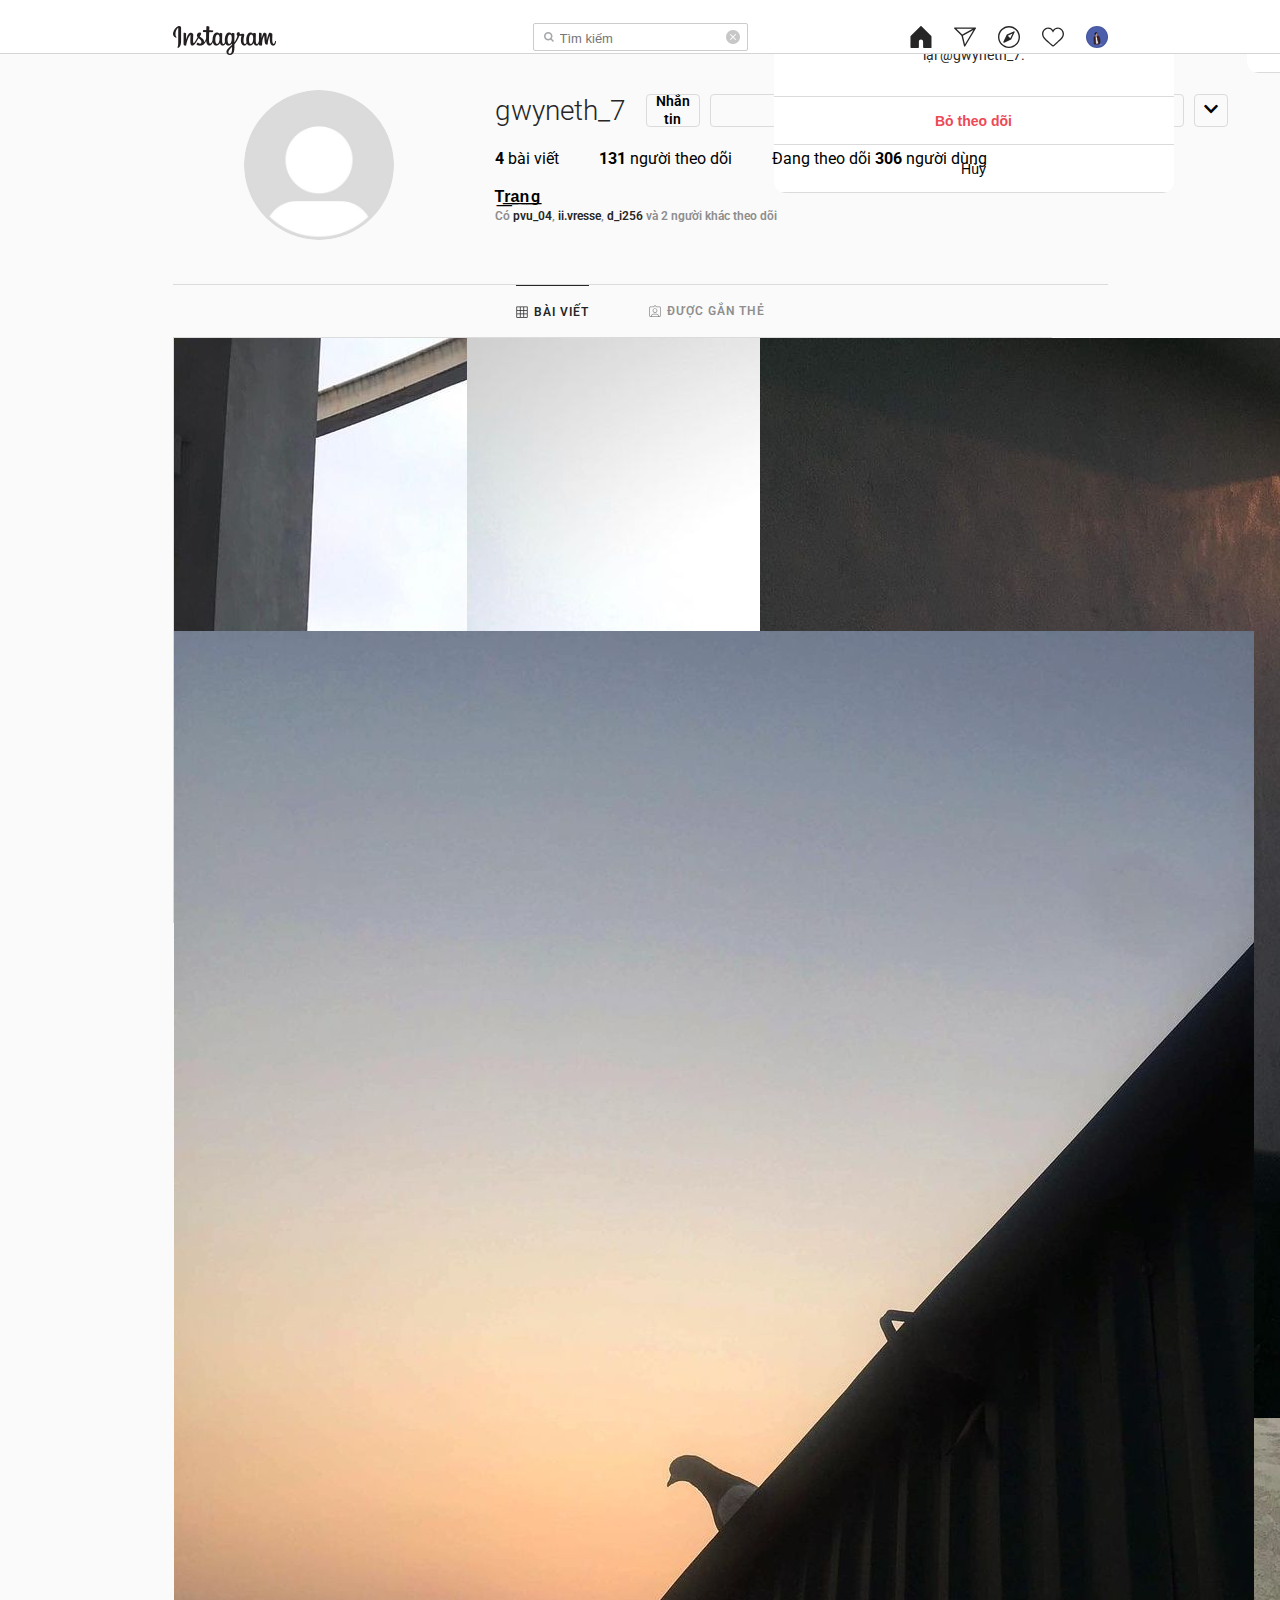
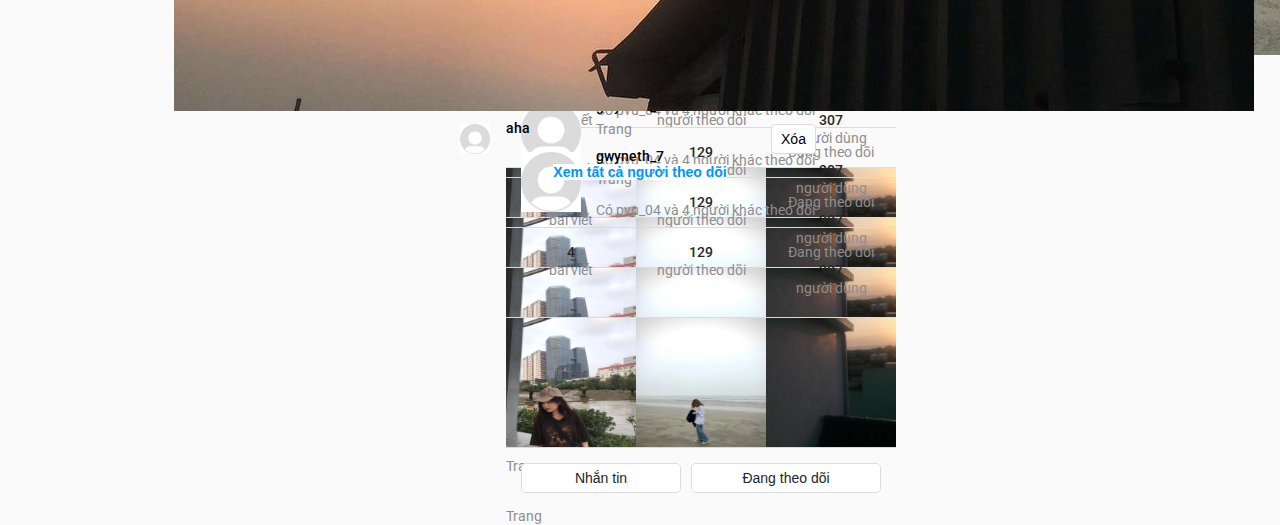
<file: ban be/friend.html>
<!DOCTYPE html>
<html lang="en">
<head>
    <meta charset="UTF-8">
    <meta http-equiv="X-UA-Compatible" content="IE=edge">
    <meta name="viewport" content="width=device-width, initial-scale=1.0">
    <title>Document</title>
    <link href="https://cdn.jsdelivr.net/npm/bootstrap@5.0.0/dist/css/bootstrap.min.css" 
    rel="stylesheet" integrity="sha384-wEmeIV1mKuiNpC+IOBjI7aAzPcEZeedi5yW5f2yOq55WWLwNGmvvx4Um1vskeMj0" 
    crossorigin="anonymous">
    <link rel="stylesheet" href="../INSTAGRAM-I/assets/css/reset.css">
        <link rel="stylesheet" href="../INSTAGRAM-I/assets/css/grid.css">
        <link rel="stylesheet" href="https://cdnjs.cloudflare.com/ajax/libs/font-awesome/5.15.3/css/all.min.css">
        <link rel="preconnect" href="https://fonts.gstatic.com">
        <link href="https://fonts.googleapis.com/css2?family=Roboto:wght@100;300;400;500;700;900&display=swap"
            rel="stylesheet">
        <link rel="stylesheet" href="../INSTAGRAM-I/style.css">
        

    <link rel="stylesheet" href="https://cdnjs.cloudflare.com/ajax/libs/font-awesome/5.12.1/css/all.min.css">
    <link rel="stylesheet" href="../css/style.css">
    <link rel="stylesheet" href="../css/styleTag.css">
    <link rel="stylesheet" href="../css/styleIGTV.css">
    <link rel="stylesheet" href="../css/styleSave.css">
    <link rel="stylesheet" href="../css/styleHashtag.css">
    <link rel="stylesheet" href="../css/styleFix.css">
    <link rel="stylesheet" href="./suggest.css">
    <link rel="stylesheet" href="./styleFriend.css">
    <link rel="stylesheet" href="./styleNew.css">

    <link rel="stylesheet" href="../INSTAGRAM-main/login.html/regis.css">
    
    <link rel="stylesheet" href="../css/sytleOnclick.css">
    <link rel="stylesheet" href="./slider.css">
</head>
<body>

    <header class="header" id="header" style="background: #fff">
        <div class="grid wide h-100">
            <div class="row jsb h-100 ">

                <!-- header-logo start -->
                <div class="col l-4 alc h-100 ">
                    <a href="/">
                        <div class="header__img ">
                            <img src="../INSTAGRAM-heading/assets/image/735145cfe0a4.png" alt="instagram" width="103px" height="29px">
                        </div>
                    </a>
                </div>
                <!-- header-logo end -->
                <!-- header-search start -->
                <div class="col l-3 jsc alc h-100 ">
                    <div class="header__input ">
                        <input id="header__input-seach" type="text" class="h-100" placeholder="Tìm kiếm">
                        <span class="header__icon-search"></span>
                        <div class="" id="header__search-hidden"></div>
                        <span class="header__icon-close" id="header__icon-close"></span>

                        <!-- dropdow start -->
                        <div id="header__search-dropdown" class="header__search-dropdown">
                            <div class="header__triagle"></div>
                            <div class="header__triagle-hidden"></div>
                            <div class="header__list-search">
                                <div class="header__list-heading jsb alc">
                                    <h4 class="left">Gần đây</h4>
                                    <button class="right">Xóa tất cả</button>
                                </div>
                                <div class="header__list-items">
                                    <a href="/">
                                        <div class="header__list-item alc">
                                            <div class="header__list-avatar">
                                                <div class="header__list-outline"></div>
                                                <span class="header__span-img" role="link"
                                                    style="width: 44px; height: 44px;">
                                                    <img alt="Ảnh đại diện của mitom.song.35" class="h-100 "
                                                        crossorigin="anonymous" data-testid="user-avatar"
                                                        draggable="false" src="../INSTAGRAM-heading/assets/image/header-end.jpg">
                                                </span>
                                            </div>
                                            <div class="header__list-content ">
                                                <div class="header__list-profile">nguoi.doc.sach</div>
                                                <div class="header__list-name">Người Đọc Sách</div>
                                            </div>
                                            <div class="header__list-close">
                                                <svg aria-label="Đóng" class="_8-yf5 " fill="#8e8e8e" height="16"
                                                    viewBox="0 0 48 48" width="16">
                                                    <path clip-rule="evenodd"
                                                        d="M41.8 9.8L27.5 24l14.2 14.2c.6.6.6 1.5 0 2.1l-1.4 1.4c-.6.6-1.5.6-2.1 0L24 27.5 9.8 41.8c-.6.6-1.5.6-2.1 0l-1.4-1.4c-.6-.6-.6-1.5 0-2.1L20.5 24 6.2 9.8c-.6-.6-.6-1.5 0-2.1l1.4-1.4c.6-.6 1.5-.6 2.1 0L24 20.5 38.3 6.2c.6-.6 1.5-.6 2.1 0l1.4 1.4c.6.6.6 1.6 0 2.2z"
                                                        fill-rule="evenodd"></path>
                                                </svg>
                                            </div>
                                        </div>
                                    </a>
                                    <a href="/">
                                        <div class="header__list-item alc">
                                            <div class="header__list-avatar">
                                                <div class="header__list-outline"></div>
                                                <span class="header__span-img" role="link"
                                                    style="width: 44px; height: 44px;">
                                                    <img alt="Ảnh đại diện của mitom.song.35" class="h-100 "
                                                        crossorigin="anonymous" data-testid="user-avatar"
                                                        draggable="false" src="../INSTAGRAM-heading/assets/image/header-end.jpg">
                                                </span>
                                            </div>
                                            <div class="header__list-content ">
                                                <div class="header__list-profile">nguoi.doc.sach</div>
                                                <div class="header__list-name">Người Đọc Sách</div>
                                            </div>
                                            <div class="header__list-close">
                                                <svg aria-label="Đóng" class="_8-yf5 " fill="#8e8e8e" height="16"
                                                    viewBox="0 0 48 48" width="16">
                                                    <path clip-rule="evenodd"
                                                        d="M41.8 9.8L27.5 24l14.2 14.2c.6.6.6 1.5 0 2.1l-1.4 1.4c-.6.6-1.5.6-2.1 0L24 27.5 9.8 41.8c-.6.6-1.5.6-2.1 0l-1.4-1.4c-.6-.6-.6-1.5 0-2.1L20.5 24 6.2 9.8c-.6-.6-.6-1.5 0-2.1l1.4-1.4c.6-.6 1.5-.6 2.1 0L24 20.5 38.3 6.2c.6-.6 1.5-.6 2.1 0l1.4 1.4c.6.6.6 1.6 0 2.2z"
                                                        fill-rule="evenodd"></path>
                                                </svg>
                                            </div>
                                        </div>
                                    </a>
                                </div>
                            </div>
                        </div>
                        <!-- dropdown end -->
                    </div>
                </div>
                <!-- header-search end -->
                <!-- header-icon start -->
                <div class="col l-4 alc jse ">
                    <div class="header__icons">
                        <div class="header__icon">
                            <div class="">
                                <a href="/" tabindex="0" id="header__icon-home">
                                    <svg aria-label="Trang chủ" class="_8-yf5 " fill="#262626" height="22"
                                        viewBox="0 0 48 48" width="22">
                                        <path
                                            d="M45.5 48H30.1c-.8 0-1.5-.7-1.5-1.5V34.2c0-2.6-2.1-4.6-4.6-4.6s-4.6 2.1-4.6 4.6v12.3c0 .8-.7 1.5-1.5 1.5H2.5c-.8 0-1.5-.7-1.5-1.5V23c0-.4.2-.8.4-1.1L22.9.4c.6-.6 1.6-.6 2.1 0l21.5 21.5c.3.3.4.7.4 1.1v23.5c.1.8-.6 1.5-1.4 1.5z">
                                        </path>
                                    </svg>
                                </a>
                            </div>
                        </div>
                        <div class="header__icon">
                            <div class="">
                                <a class="xWeGp" href="/" tabindex="0">
                                    <svg aria-label="Direct" class="_8-yf5 " fill="#262626" height="22"
                                        viewBox="0 0 48 48" width="22">
                                        <path
                                            d="M47.8 3.8c-.3-.5-.8-.8-1.3-.8h-45C.9 3.1.3 3.5.1 4S0 5.2.4 5.7l15.9 15.6 5.5 22.6c.1.6.6 1 1.2 1.1h.2c.5 0 1-.3 1.3-.7l23.2-39c.4-.4.4-1 .1-1.5zM5.2 6.1h35.5L18 18.7 5.2 6.1zm18.7 33.6l-4.4-18.4L42.4 8.6 23.9 39.7z">
                                        </path>
                                    </svg>
                                </a>
                            </div>
                        </div>
                        <div class="header__icon">
                            <a href="/" tabindex="0">
                                <svg aria-label="Tìm người" class="_8-yf5 " fill="#262626" height="22"
                                    viewBox="0 0 48 48" width="22">
                                    <path clip-rule="evenodd"
                                        d="M24 0C10.8 0 0 10.8 0 24s10.8 24 24 24 24-10.8 24-24S37.2 0 24 0zm0 45C12.4 45 3 35.6 3 24S12.4 3 24 3s21 9.4 21 21-9.4 21-21 21zm10.2-33.2l-14.8 7c-.3.1-.6.4-.7.7l-7 14.8c-.3.6-.2 1.3.3 1.7.3.3.7.4 1.1.4.2 0 .4 0 .6-.1l14.8-7c.3-.1.6-.4.7-.7l7-14.8c.3-.6.2-1.3-.3-1.7-.4-.5-1.1-.6-1.7-.3zm-7.4 15l-5.5-5.5 10.5-5-5 10.5z"
                                        fill-rule="evenodd">
                                    </path>
                                </svg>
                            </a>
                        </div>
                        <div class="header__icon">
                            <div class="" id="header__love-hidden"></div>
                            <a id="header__icon-love" class="icon-action" href="#" style="position: relative; z-index: 1;">
                                <svg aria-label="Nguồn cấp dữ liệu hoạt động" fill="#262626" height="22"
                                    viewBox="0 0 48 48" width="22">
                                    <path
                                        d="M34.6 6.1c5.7 0 10.4 5.2 10.4 11.5 0 6.8-5.9 11-11.5 16S25 41.3 24 41.9c-1.1-.7-4.7-4-9.5-8.3-5.7-5-11.5-9.2-11.5-16C3 11.3 7.7 6.1 13.4 6.1c4.2 0 6.5 2 8.1 4.3 1.9 2.6 2.2 3.9 2.5 3.9.3 0 .6-1.3 2.5-3.9 1.6-2.3 3.9-4.3 8.1-4.3m0-3c-4.5 0-7.9 1.8-10.6 5.6-2.7-3.7-6.1-5.5-10.6-5.5C6 3.1 0 9.6 0 17.6c0 7.3 5.4 12 10.6 16.5.6.5 1.3 1.1 1.9 1.7l2.3 2c4.4 3.9 6.6 5.9 7.6 6.5.5.3 1.1.5 1.6.5.6 0 1.1-.2 1.6-.5 1-.6 2.8-2.2 7.8-6.8l2-1.8c.7-.6 1.3-1.2 2-1.7C42.7 29.6 48 25 48 17.6c0-8-6-14.5-13.4-14.5z">
                                    </path>
                                </svg>
                            </a>
                            <!-- dropdown love start -->
                            <div id="header__love-dropdown" class="header__love-dropdown">
                                <div class="header__triagle" style="left: 0.5rem;top: 30px; z-index: 0;"></div>
                                <div class="header__list-search header__love-list">
                                    <div class="header__love-header alc">
                                        <div class="header__love-header-content">Trước đó</div>
                                    </div>
                                    <a href="\">
                                        <div class="header__love-item alc">
                                            <div class="header__list-avatar">
                                                <div class="header__list-outline"></div>
                                                <span class="header__span-img" role="link"
                                                    style="width: 44px; height: 44px;">
                                                    <img alt="Ảnh đại diện của mitom.song.35" class="h-100 "
                                                        crossorigin="anonymous" data-testid="user-avatar"
                                                        draggable="false" src="../INSTAGRAM-heading/assets/image/header-end.jpg">
                                                </span>
                                            </div>
                                            <div class="header__love-content">
                                                <div class="header__love-content-top">
                                                    <a href="\">lihhttk</a>
                                                    <span>đã nhắc đến bạn trong một bình luận:</span>
                                                </div>
                                                <div class="header__love-content-bottom">
                                                    <a href="\">@mitom.song.35</a>
                                                    <span>Thì em cũng ước có người nghĩ vậy chứ em dễ ế lắm</span>
                                                    <span class="header__love-content-bottom-time">5 tuần</span>
                                                </div>
                                            </div>
                                            <div class="header__love-img">
                                                <img crossorigin="anonymous" class="FFVAD"
                                                    src="../INSTAGRAM-heading/assets/image/header__love-img.jpg"
                                                    style="object-fit: cover;">
                                            </div>
                                        </div>
                                    </a>
                                </div>
                            </div>
                            <!-- dropdown love end -->
                        </div>
                        <div class="header__icon">
                            <div class="" id="header__end-hidden"></div>
                            <div id="header__icon-outline" class style="width: 28px; height: 28px;left: 50%;position: absolute;top: 50%;transform: translate(-50%, -50%);"></div>
                            <span id="header__icon-end" class="header__span-img" role="link" style="width: 22px; height: 22px;">
                                <img alt="Ảnh đại diện của mitom.song.35" class="h-100 " crossorigin="anonymous"
                                    data-testid="user-avatar" draggable="false" src="../anh/avatar.jpg">
                            </span>

                            <!-- dropdown start -->
                            <div id="header__dropdown-end" class="header__icon-dropdown">
                                <div class="header__triagle" style="left: 0.5rem;top: 30px;"></div>
                                <div class="header__triagle-hidden" style="left: -2px;top: 38px;"></div>
                                <div class="header__list-search header__action-list">
                                    <div class="header__action-items">
                                        <a href="/">
                                            <div class="header__action-item alc">
                                                <div class="header__action-icon">
                                                    <svg aria-label="Trang cá nhân" class="_8-yf5 " fill="#262626"
                                                        height="16" viewBox="0 0 32 32" width="16">
                                                        <path
                                                            d="M16 0C7.2 0 0 7.1 0 16c0 4.8 2.1 9.1 5.5 12l.3.3C8.5 30.6 12.1 32 16 32s7.5-1.4 10.2-3.7l.3-.3c3.4-3 5.5-7.2 5.5-12 0-8.9-7.2-16-16-16zm0 29c-2.8 0-5.3-.9-7.5-2.4.5-.9.9-1.3 1.4-1.8.7-.5 1.5-.8 2.4-.8h7.2c.9 0 1.7.3 2.4.8.5.4.9.8 1.4 1.8-2 1.5-4.5 2.4-7.3 2.4zm9.7-4.4c-.5-.9-1.1-1.5-1.9-2.1-1.2-.9-2.7-1.4-4.2-1.4h-7.2c-1.5 0-3 .5-4.2 1.4-.8.6-1.4 1.2-1.9 2.1C4.2 22.3 3 19.3 3 16 3 8.8 8.8 3 16 3s13 5.8 13 13c0 3.3-1.2 6.3-3.3 8.6zM16 5.7c-3.9 0-7 3.1-7 7s3.1 7 7 7 7-3.1 7-7-3.1-7-7-7zm0 11c-2.2 0-4-1.8-4-4s1.8-4 4-4 4 1.8 4 4-1.8 4-4 4z">
                                                        </path>
                                                    </svg>
                                                </div>
                                                <div class="header__action-content">Trang cá nhân</div>
                                            </div>
                                        </a>
                                        <a href="/">
                                            <div class="header__action-item alc">
                                                <div class="header__action-icon">
                                                    <svg aria-label="Đã lưu" class="_8-yf5 " fill="#262626" height="16"
                                                        viewBox="0 0 32 32" width="16">
                                                        <path
                                                            d="M28.7 32c-.4 0-.8-.2-1.1-.4L16 19.9 4.4 31.6c-.4.4-1.1.6-1.6.3-.6-.2-.9-.8-.9-1.4v-29C1.8.7 2.5 0 3.3 0h25.4c.8 0 1.5.7 1.5 1.5v29c0 .6-.4 1.2-.9 1.4-.2.1-.4.1-.6.1zM4.8 3v23.9l9.4-9.4c.9-.9 2.6-.9 3.5 0l9.4 9.4V3H4.8z">
                                                        </path>
                                                    </svg>
                                                </div>
                                                <div class="header__action-content">Đã lưu</div>
                                            </div>
                                        </a>
                                        <a href="/">
                                            <div class="header__action-item alc">
                                                <div class="header__action-icon">
                                                    <svg aria-label="Cài đặt" class="_8-yf5 " fill="#262626" height="16"
                                                        viewBox="0 0 32 32" width="16">
                                                        <path
                                                            d="M31.2 13.4l-1.4-.7c-.1 0-.2-.1-.2-.2v-.2c-.3-1.1-.7-2.1-1.3-3.1v-.1l-.2-.1v-.3l.5-1.5c.2-.5 0-1.1-.4-1.5l-1.9-1.9c-.4-.4-1-.5-1.5-.4l-1.5.5H23l-.1-.1h-.1c-1-.5-2-1-3.1-1.3h-.2c-.1 0-.1-.1-.2-.2L18.6.9c-.2-.5-.7-.9-1.2-.9h-2.7c-.5 0-1 .3-1.3.8l-.7 1.4c0 .1-.1.2-.2.2h-.2c-1.1.3-2.1.7-3.1 1.3h-.1l-.1.2h-.3l-1.5-.5c-.5-.2-1.1 0-1.5.4L3.8 5.7c-.4.4-.5 1-.4 1.5l.5 1.5v.5c-.5 1-1 2-1.3 3.1v.2c0 .1-.1.1-.2.2l-1.4.7c-.6.2-1 .7-1 1.2v2.7c0 .5.3 1 .8 1.3l1.4.7c.1 0 .2.1.2.2v.2c.3 1.1.7 2.1 1.3 3.1v.1l.2.1v.3l-.5 1.5c-.2.5 0 1.1.4 1.5l1.9 1.9c.3.3.6.4 1 .4.2 0 .3 0 .5-.1l1.5-.5H9l.1.1h.1c1 .5 2 1 3.1 1.3h.2c.1 0 .1.1.2.2l.7 1.4c.2.5.7.8 1.3.8h2.7c.5 0 1-.3 1.3-.8l.7-1.4c0-.1.1-.2.2-.2h.2c1.1-.3 2.1-.7 3.1-1.3h.1l.1-.1h.3l1.5.5c.1 0 .3.1.5.1.4 0 .7-.1 1-.4l1.9-1.9c.4-.4.5-1 .4-1.5l-.5-1.5V23l.1-.1v-.1c.5-1 1-2 1.3-3.1v-.2c0-.1.1-.1.2-.2l1.4-.7c.5-.2.8-.7.8-1.3v-2.7c0-.5-.4-1-.8-1.2zM16 27.1c-6.1 0-11.1-5-11.1-11.1S9.9 4.9 16 4.9s11.1 5 11.1 11.1-5 11.1-11.1 11.1z">
                                                        </path>
                                                    </svg>
                                                </div>
                                                <div class="header__action-content">Cài đặt</div>
                                            </div>
                                        </a>
                                        <a href="/">
                                            <div class="header__action-item header__action-item-4 alc">
                                                <div class="header__action-icon">
                                                    <svg aria-label="Chuyển tài khoản" class="_8-yf5 " fill="#262626"
                                                        height="16" viewBox="0 0 32 32" width="16">
                                                        <path
                                                            d="M10.3 10.7c0-.8-.7-1.5-1.5-1.5H4.9C7.2 5.4 11.4 3 16 3c3.6 0 7 1.5 9.5 4.1.5.6 1.5.6 2.1.1.6-.6.6-1.5.1-2.1-3-3.2-7.3-5-11.7-5C10.7 0 6 2.5 3 6.7V3.5C3 2.7 2.3 2 1.5 2S0 2.7 0 3.5v7.2c0 .8.7 1.5 1.5 1.5h7.3c.8 0 1.5-.6 1.5-1.5zm20.2 9.1h-7.2c-.8 0-1.5.7-1.5 1.5s.7 1.5 1.5 1.5h3.8C24.8 26.6 20.6 29 16 29c-3.6 0-7-1.5-9.5-4.1-.5-.6-1.5-.6-2.1-.1-.6.6-.6 1.5-.1 2.1 3 3.2 7.3 5 11.7 5 5.3 0 10-2.5 13-6.7v3.2c0 .8.7 1.5 1.5 1.5s1.5-.7 1.5-1.5v-7.2c0-.8-.7-1.4-1.5-1.4z">
                                                        </path>
                                                    </svg>
                                                </div>
                                                <div class="header__action-content">Chuyển tài khoản</div>
                                            </div>
                                        </a>
                                        <a href="/">
                                            <div class="header__action-item header__action-item-5 alc">
                                                <div class="header__action-content">Đăng xuất</div>
                                            </div>
                                        </a>
                                    </div>
                                </div>
                            </div>
                            <!-- dropdown end -->
                        </div>
                    </div>
                    <!-- header-icon end -->
                </div>
            </div>
        </div>
        </div>
    </header>

    <div class="container">
        <div class="container-1">
            <div class="component-1">
                <div class="avatar">
                    <img src="../anh/avaNone.jpg" style="height: 150px; width: 150px;" alt="avatar">
                </div>
                    
                <div class="info">
                    <div class="user">
                        <h2 class="username">gwyneth_7</h2>
                        <ul class="list-btn">
                            <li class="change" type="button"><a class="info-chat" href="#">Nhắn tin</a></li>
                            <li class="change" type="button" data-bs-toggle="modal" data-bs-target="#addFollow">
                                <a class="info-follow" href="#">
                                    <div class="info-follow-icon"></div>
                                </a>
                                <div class="modal fade" id="addFollow" tabindex="-1" aria-labelledby="exampleModalLabel" aria-hidden="true">
                                    <div class="modal-dialog">
                                        <div class="modal-content-fix ">
                                            <ul class="fix">
                                                <li class="info-btn">
                                                    <img src="../anh/avaNone.jpg" style="width: 90px; height: 90px;" alt="avatar">
                                                </li>
                                                <li class="info-unFl"><div>Nếu thay đổi quyết định, bạn sẽ phải yêu cầu theo dõi lại @gwyneth_7.</div></li>
                                                <li class="info-text"><button>Bỏ theo dõi</button></li>
                                                <li><button>Hủy</button></li>
                                            </ul>
                                        </div>
                                    </div>
                                </div>
                            </li>
                            <li class="change" type="button" id="updown">
                                <a class="info-idea" href="#">
                                    <i class="fas fa-chevron-down" id="down"></i>
                                    <i class="fas fa-chevron-up" id="up"></i>
                                </a>
                            </li>
                            <li class="change dots" type="button" data-bs-toggle="modal" data-bs-target="#fix">
                                <a class="info-icon" href="#">
                                    <i class="fas fa-ellipsis-h"></i>
                                    <div class="modal fade" id="fix" tabindex="-1" aria-labelledby="exampleModalLabel" aria-hidden="true">
                                        <div class="modal-dialog">
                                            <div class="modal-content-fix ">
                                                <ul class="fix">
                                                    <li class="dots-modal"><button>Chặn người dùng này</button></li>
                                                    <li class="dots-modal"><button>Hạn chế</button></li>
                                                    <li class="dots-modal"><button>Báo cáo người dùng</button></li>
                                                    <li><button>Hủy</button></li>
                                                </ul>
                                            </div>
                                        </div>
                                    </div>
                                </a>
                            </li>
                        </ul>
                    </div>
                    <div class="follow">
                        <div class="post">
                            <span class="number">4</span>
                            <span class="title tit1">bài viết</span>
                        </div>
                        <a class="post list" href="#">
                            <div data-bs-toggle="modal" data-bs-target="#exampleModal">
                                <span class="number">131</span>
                                <span class="title tit1">người theo dõi</span>
                            </div>
                        </a>
                        <a  class="post list" href="#">
                            <div data-bs-toggle="modal" data-bs-target="#exampleModal1">
                                <span class="title">Đang theo dõi</span>
                                <span class="number">306</span>
                                <span class="title">người dùng</span>
                            </div>
                        </a>
                    </div>
                    <div class="name">
                        <h1>T͟r͟a͟n͟ ͟g</h1> 
                        <a class="peoplefl" type="button" data-bs-toggle="modal" data-bs-target="#exampleModal2">
                            Có <span>pvu_04</span>, <span>ii.vresse</span>, <span>d_i256</span> và 2 người khác theo dõi
                        </a>
                    </div>
                </div>
            </div>
            <div class="suggest-updown" id="suggest-updown">
                <div class="list-suggest">
                    <div class="list-title">
                        <div class="list-text">
                            <div class="list-text-sug">Gợi ý</div>
                        </div>
                        <div class="list-all">
                            <button class="list-all-btn"><div>Xem tất cả</div></button>
                        </div>
                    </div>
                </div>
                <div class="grp">
                    <main class="main">
                        <div class="main__container pt  h-100">
                            <div class="main__content">
                                <!-- main slider start -->
                                <div class="main__slider">
                                    <ul class="main__slider-items" style="transform: translateX(0px);">
                                        <li class="main__slider-items">
                                            <div class="card">
                                                <div class="card-dele">
                                                    <div class="card-del">
                                                        <button class="card-del-icon"></button>
                                                    </div>
                                                </div>
                                                <div class="card-img">
                                                    <img src="../anh/avaNone.jpg" class="card-img-top" style="width: 54px; height: 54px;" alt="...">
                                                </div>
                                                <div class="card-body">
                                                <h5 class="card-title">_chipxinhlam_</h5>
                                                <p class="card-text">Nguyễn Linh Chi</p>
                                                <a href="#" class="btn btn-primary">Theo dõi</a>
                                                </div>
                                            </div>
                                        </li>
                                        <li class="main__slider-items">
                                            <div class="card">
                                                <div class="card-dele">
                                                    <div class="card-del">
                                                        <button class="card-del-icon"></button>
                                                    </div>
                                                </div>
                                                <div class="card-img">
                                                    <img src="../anh/avaNone.jpg" class="card-img-top" style="width: 54px; height: 54px;" alt="...">
                                                </div>
                                                <div class="card-body">
                                                <h5 class="card-title">_chipxinhlam_</h5>
                                                <p class="card-text">Nguyễn Linh Chi</p>
                                                <a href="#" class="btn btn-primary">Theo dõi</a>
                                                </div>
                                            </div>
                                        </li>
                                        <li class="main__slider-items">
                                            <div class="card">
                                                <div class="card-dele">
                                                    <div class="card-del">
                                                        <button class="card-del-icon"></button>
                                                    </div>
                                                </div>
                                                <div class="card-img">
                                                    <img src="../anh/avaNone.jpg" class="card-img-top" style="width: 54px; height: 54px;" alt="...">
                                                </div>
                                                <div class="card-body">
                                                <h5 class="card-title">_chipxinhlam_</h5>
                                                <p class="card-text">Nguyễn Linh Chi</p>
                                                <a href="#" class="btn btn-primary">Theo dõi</a>
                                                </div>
                                            </div>
                                        </li>
                                        <li class="main__slider-items">
                                            <div class="card">
                                                <div class="card-dele">
                                                    <div class="card-del">
                                                        <button class="card-del-icon"></button>
                                                    </div>
                                                </div>
                                                <div class="card-img">
                                                    <img src="../anh/avaNone.jpg" class="card-img-top" style="width: 54px; height: 54px;" alt="...">
                                                </div>
                                                <div class="card-body">
                                                <h5 class="card-title">_chipxinhlam_</h5>
                                                <p class="card-text">Nguyễn Linh Chi</p>
                                                <a href="#" class="btn btn-primary">Theo dõi</a>
                                                </div>
                                            </div>
                                        </li>
                                        <li class="main__slider-items">
                                            <div class="card">
                                                <div class="card-dele">
                                                    <div class="card-del">
                                                        <button class="card-del-icon"></button>
                                                    </div>
                                                </div>
                                                <div class="card-img">
                                                    <img src="../anh/avaNone.jpg" class="card-img-top" style="width: 54px; height: 54px;" alt="...">
                                                </div>
                                                <div class="card-body">
                                                <h5 class="card-title">_chipxinhlam_</h5>
                                                <p class="card-text">Nguyễn Linh Chi</p>
                                                <a href="#" class="btn btn-primary">Theo dõi</a>
                                                </div>
                                            </div>
                                        </li>
                                        <li class="main__slider-items">
                                            <div class="card">
                                                <div class="card-dele">
                                                    <div class="card-del">
                                                        <button class="card-del-icon"></button>
                                                    </div>
                                                </div>
                                                <div class="card-img">
                                                    <img src="../anh/avaNone.jpg" class="card-img-top" style="width: 54px; height: 54px;" alt="...">
                                                </div>
                                                <div class="card-body">
                                                <h5 class="card-title">_chipxinhlam_</h5>
                                                <p class="card-text">Nguyễn Linh Chi</p>
                                                <a href="#" class="btn btn-primary">Theo dõi</a>
                                                </div>
                                            </div>
                                        </li>
                                        <li class="main__slider-items">
                                            <div class="card">
                                                <div class="card-dele">
                                                    <div class="card-del">
                                                        <button class="card-del-icon"></button>
                                                    </div>
                                                </div>
                                                <div class="card-img">
                                                    <img src="../anh/avaNone.jpg" class="card-img-top" style="width: 54px; height: 54px;" alt="...">
                                                </div>
                                                <div class="card-body">
                                                <h5 class="card-title">_chipxinhlam_</h5>
                                                <p class="card-text">Nguyễn Linh Chi</p>
                                                <a href="#" class="btn btn-primary">Theo dõi</a>
                                                </div>
                                            </div>
                                        </li>
                                        <li class="main__slider-items">
                                            <div class="card">
                                                <div class="card-dele">
                                                    <div class="card-del">
                                                        <button class="card-del-icon"></button>
                                                    </div>
                                                </div>
                                                <div class="card-img">
                                                    <img src="../anh/avaNone.jpg" class="card-img-top" style="width: 54px; height: 54px;" alt="...">
                                                </div>
                                                <div class="card-body">
                                                <h5 class="card-title">_chipxinhlam_</h5>
                                                <p class="card-text">Nguyễn Linh Chi</p>
                                                <a href="#" class="btn btn-primary">Theo dõi</a>
                                                </div>
                                            </div>
                                        </li>
                                        <li class="main__slider-items">
                                            <div class="card">
                                                <div class="card-dele">
                                                    <div class="card-del">
                                                        <button class="card-del-icon"></button>
                                                    </div>
                                                </div>
                                                <div class="card-img">
                                                    <img src="../anh/avaNone.jpg" class="card-img-top" style="width: 54px; height: 54px;" alt="...">
                                                </div>
                                                <div class="card-body">
                                                <h5 class="card-title">_chipxinhlam_</h5>
                                                <p class="card-text">Nguyễn Linh Chi</p>
                                                <a href="#" class="btn btn-primary">Theo dõi</a>
                                                </div>
                                            </div>
                                        </li>
                                        <li class="main__slider-items">
                                            <div class="card">
                                                <div class="card-dele">
                                                    <div class="card-del">
                                                        <button class="card-del-icon"></button>
                                                    </div>
                                                </div>
                                                <div class="card-img">
                                                    <img src="../anh/avaNone.jpg" class="card-img-top" style="width: 54px; height: 54px;" alt="...">
                                                </div>
                                                <div class="card-body">
                                                <h5 class="card-title">_chipxinhlam_</h5>
                                                <p class="card-text">Nguyễn Linh Chi</p>
                                                <a href="#" class="btn btn-primary">Theo dõi</a>
                                                </div>
                                            </div>
                                        </li>
                                        <li class="main__slider-items">
                                            <div class="card">
                                                <div class="card-dele">
                                                    <div class="card-del">
                                                        <button class="card-del-icon"></button>
                                                    </div>
                                                </div>
                                                <div class="card-img">
                                                    <img src="../anh/avaNone.jpg" class="card-img-top" style="width: 54px; height: 54px;" alt="...">
                                                </div>
                                                <div class="card-body">
                                                <h5 class="card-title">_chipxinhlam_</h5>
                                                <p class="card-text">Nguyễn Linh Chi</p>
                                                <a href="#" class="btn btn-primary">Theo dõi</a>
                                                </div>
                                            </div>
                                        </li>
                                    </ul>
                                    <div class="main__slider-arrow-left"></div>
                                    <div class="main__slider-arrow-right"></div>
                                </div>
                            </div>
                        </div>
                    </main>
                </div>
            </div>
            <div class="component-2">
                <a href="#" class="direc compo" id="news">
                    <span class="tab" id="tab">
                        <svg aria-label="Bài viết" class="_8-yf5 "  height="12" viewBox="0 0 48 48" width="12">
                            <path clip-rule="evenodd" d="M45 1.5H3c-.8 0-1.5.7-1.5 1.5v42c0 .8.7 1.5 1.5 1.5h42c.8 0 1.5-.7 1.5-1.5V3c0-.8-.7-1.5-1.5-1.5zm-40.5 3h11v11h-11v-11zm0 14h11v11h-11v-11zm11 25h-11v-11h11v11zm14 0h-11v-11h11v11zm0-14h-11v-11h11v11zm0-14h-11v-11h11v11zm14 28h-11v-11h11v11zm0-14h-11v-11h11v11zm0-14h-11v-11h11v11z" fill-rule="evenodd"></path>
                        </svg>
                        <span class="text">Bài viết</span>
                    </span>
                </a>
                <a href="#" class="direc" id="tag">
                    <span class="tab">
                        <svg aria-label="Được gắn thẻ" class="_8-yf5 "  height="12" viewBox="0 0 48 48" width="12">
                            <path d="M41.5 5.5H30.4c-.5 0-1-.2-1.4-.6l-4-4c-.6-.6-1.5-.6-2.1 0l-4 4c-.4.4-.9.6-1.4.6h-11c-3.3 0-6 2.7-6 6v30c0 3.3 2.7 6 6 6h35c3.3 0 6-2.7 6-6v-30c0-3.3-2.7-6-6-6zm-29.4 39c-.6 0-1.1-.6-1-1.2.7-3.2 3.5-5.6 6.8-5.6h12c3.4 0 6.2 2.4 6.8 5.6.1.6-.4 1.2-1 1.2H12.1zm32.4-3c0 1.7-1.3 3-3 3h-.6c-.5 0-.9-.4-1-.9-.6-5-4.8-8.9-9.9-8.9H18c-5.1 0-9.4 3.9-9.9 8.9-.1.5-.5.9-1 .9h-.6c-1.7 0-3-1.3-3-3v-30c0-1.7 1.3-3 3-3h11.1c1.3 0 2.6-.5 3.5-1.5L24 4.1 26.9 7c.9.9 2.2 1.5 3.5 1.5h11.1c1.7 0 3 1.3 3 3v30zM24 12.5c-5.3 0-9.6 4.3-9.6 9.6s4.3 9.6 9.6 9.6 9.6-4.3 9.6-9.6-4.3-9.6-9.6-9.6zm0 16.1c-3.6 0-6.6-2.9-6.6-6.6 0-3.6 2.9-6.6 6.6-6.6s6.6 2.9 6.6 6.6c0 3.6-3 6.6-6.6 6.6z"></path>
                        </svg>
                        <span class="text">Được gắn thẻ</span>
                    </span>
                </a>
            </div>
        </div>   

        <!-- Các bài viết -->
        <div class="row row-cols-1 row-cols-md-3 g-4 card-row" id="tabNews">
            <div class="col">
                <div class="card card-new">
                    <img src="../anh/g1.jpg"  class="card-img-top" alt="...">
                    <div class="card-bacgr"></div>
                    <div class="card-icon">
                        <div>
                            <i class="fas fa-heart"></i>
                            <span>7</span>
                        </div>
                        <div>
                            <i class="fas fa-comment"></i>
                            <span>0</span>
                        </div>
                    </div>
                </div>
                
            </div>
            <div class="col">
            <div class="card card-new">
                <img src="../anh/g2.jpg" class="card-img-top" alt="...">
                <div class="card-bacgr"></div>
                    <div class="card-icon">
                        <div>
                            <i class="fas fa-heart"></i>
                            <span>57</span>
                        </div>
                        <div>
                            <i class="fas fa-comment"></i>
                            <span>6</span>
                        </div>
                    </div>
            </div>
            </div>
            <div class="col">
            <div class="card card-new">
                <img src="../anh/g3.jpg" class="card-img-top" alt="...">
                <div class="card-bacgr"></div>
                    <div class="card-icon">
                        <div>
                            <i class="fas fa-heart"></i>
                            <span>20</span>
                        </div>
                        <div>
                            <i class="fas fa-comment"></i>
                            <span>0</span>
                        </div>
                    </div>
            </div>
            </div>
            <div class="col">
            <div class="card card-new">
                <img src="../anh/g4.jpg" class="card-img-top" alt="...">
                <div class="card-bacgr"></div>
                    <div class="card-icon">
                        <div>
                            <i class="fas fa-heart"></i>
                            <span>31</span>
                        </div>
                        <div>
                            <i class="fas fa-comment"></i>
                            <span>3</span>
                        </div>
                    </div>
            </div>
            </div>
        </div>
        <!-- Bài gắn thẻ -->
        <div class="row row-cols-1 row-cols-md-3 g-4 card-row" id="tabTag">
            <div class="col">
                <div class="card card-new">
                    <img src="../anh/g1.jpg"  class="card-img-top" alt="...">
                    <div class="card-bacgr"></div>
                    <div class="card-icon">
                        <div>
                            <i class="fas fa-heart"></i>
                            <span>7</span>
                        </div>
                        <div>
                            <i class="fas fa-comment"></i>
                            <span>0</span>
                        </div>
                    </div>
                </div>
            </div>
            <div class="col">
                <div class="card card-new">
                    <img src="../anh/g3.jpg" class="card-img-top" alt="...">
                    <div class="card-bacgr"></div>
                        <div class="card-icon">
                            <div>
                                <i class="fas fa-heart"></i>
                                <span>20</span>
                            </div>
                            <div>
                                <i class="fas fa-comment"></i>
                                <span>0</span>
                            </div>
                        </div>
                </div>
            </div>
            <div class="col">
                <div class="card card-new">
                    <img src="../anh/g4.jpg" class="card-img-top" alt="...">
                    <div class="card-bacgr"></div>
                        <div class="card-icon">
                            <div>
                                <i class="fas fa-heart"></i>
                                <span>31</span>
                            </div>
                            <div>
                                <i class="fas fa-comment"></i>
                                <span>3</span>
                            </div>
                        </div>
                </div>
            </div>
            <div class="col">
                <div class="card card-new">
                    <img src="../anh/g2.jpg" class="card-img-top" alt="...">
                    <div class="card-bacgr"></div>
                        <div class="card-icon">
                            <div>
                                <i class="fas fa-heart"></i>
                                <span>57</span>
                            </div>
                            <div>
                                <i class="fas fa-comment"></i>
                                <span>6</span>
                            </div>
                        </div>
                </div>
            </div>
        </div>


        <!-- Đuôi -->
        <div class="content">
            <div class="footer">
                <div class="container fix-css">
                    <div class="f1">
                        <div class="text">Giới thiệu</div>
                        <div class="text">Blog</div>
                        <div class="text">Việc làm</div>
                        <div class="text">Trợ Giúp</div>
                        <div class="text">API</div>
                        <div class="text">Quyền đầu tư</div>
                        <div class="text">Điều khoản</div>
                        <div class="text">Tài khoản liên quan nhất</div>
                        <div class="text">Hastag</div>
                        <div class="text">Vị trí</div>
                    </div>
                    <div class="f3">
                        <div class="text">Tiếng Việt</div>
                        <div class="text">
                            © 2021 Instagram from Facebook</div>
                    </div>
                </div>
            </div>
        </div>
    </div>
    
    
  <!-- Modal -->
  <div class="modal fade " id="exampleModal" tabindex="-1" aria-labelledby="exampleModalLabel" aria-hidden="true">
    <div class="modal-dialog"> 
      <div class="modal-content">
        <div class="modal-header">
            <div class="emty"></div>
            <h5 class="modal-title" id="exampleModalLabel">Người theo dõi</h5>
            <button type="button" class="btn-close" data-bs-dismiss="modal" aria-label="Close"></button>
        </div>
        <div class="modal-body">
            <ul>
                <li>
                    <div class="modal-follow">
                        <a href="#" class="modal-img dropdown">
                            <img src="../anh/avaNone.jpg" style="height: 30px; width: 30px;" alt="avata">
                        </a>
                        <div class="modal-name">
                            <div class="modal-name-id dropdown">
                                <a href="#">gwyneth_7</a>
                                <div class="dropdown-menu down" aria-labelledby="dropdownMenu2">
                                    <div class="dropdown-info">
                                            <div class="dropdown-info-follow">                                                 
                                                <a href="#" class="dropdown-info-img">
                                                    <img src="../anh/avaNone.jpg" style="height: 60px; width: 60px;" alt="avata">
                                                </a>
                                                <div class="dropdown-info-name">
                                                    <div class="dropdown-info-id">
                                                        <a href="#">gwyneth_7</a>
                                                        <div class="dropdown-info-text">Trang</div>
                                                    </div>
                                                    <div class="dropdown-info-text">Có pvu_04 và 4 người khác theo dõi</div>
                                                </div>   
                                            </div>
                                    </div>
                                    <div class="dropdown-new">
                                        <ul class="dropdown-new-ul">
                                            <li class="dropdown-new-li">
                                                <div class="dropdown-num">4</div>
                                                <span>bài viết</span>
                                            </li>
                                            <li class="dropdown-new-li">
                                                <div class="dropdown-num">129</div>
                                                <span>người theo dõi</span>
                                            </li>
                                            <li class="dropdown-new-li">
                                                <span>Đang theo dõi</span>
                                                <div class="dropdown-num">307</div>
                                                <span>người dùng</span>
                                            </li>
                                        </ul>
                                    </div>
                                    <div class="dropdown-pic">
                                        <img class="dropdown-pic-img" src="../anh/g1.jpg" alt="ảnh 1">
                                        <img class="dropdown-pic-img" src="../anh/g2.jpg" alt="ảnh 2">
                                        <img class="dropdown-pic-img" src="../anh/g3.jpg" alt="ảnh 3">
                                    </div>
                                    <div class="dropdown-btn">
                                        <ul class="dropdown-btn-ul">
                                            <li class="dropdown-btn-li btn1"><button>Nhắn tin</button></li>
                                            <li class="dropdown-btn-li btn2"><button>Đang theo dõi</button></li>
                                        </ul>
                                    </div>
                                </div>
                            </div>
                            <div class="modal-name-name">Trang</div>
                        </div>
                        <button class="modal-del modal-friend">Theo dõi</button>
                    </div>
                </li>
            </ul>
        </div>
      </div>
    </div>
  </div>

  
  <!-- Modal 1 -->
  <div class="modal fade exampleModal-1" id="exampleModal1" tabindex="-1" aria-labelledby="exampleModalLabel" aria-hidden="true">
    <div class="modal-dialog ">
      <div class="modal-content">
        <div class="modal-header">
            <div class="emty"></div>
            <h5 class="modal-title" id="exampleModalLabel">Người theo dõi</h5>
            <button type="button" class="btn-close" data-bs-dismiss="modal" aria-label="Close"></button>
        </div>
        <div class="modal-header-nd">
            <a href="#">
                <h5 class="modal-title" id="BtnFollow">Mọi người</h5>
            </a>
            <a href="#">
                <h5 class="modal-title" id="BtnHashtag">Hashtag</h5>
            </a>
        </div>
        <div class="modal-body">
            <ul>
                <li id="follow">
                    <div class="modal-follow" >
                        <a href="#" class="modal-img dropdown">
                            <img src="../anh/avaNone.jpg" style="height: 30px; width: 30px;" alt="avata">
                        </a>
                        <div class="modal-name">
                            <div class="modal-name-id dropdown">
                                <a href="#">gwyneth_7</a>
                                <div class="dropdown-menu down" aria-labelledby="dropdownMenu2">
                                    <div class="dropdown-info">
                                            <div class="dropdown-info-follow">                                                 
                                                <a href="#" class="dropdown-info-img">
                                                    <img src="../anh/avaNone.jpg" style="height: 60px; width: 60px;" alt="avata">
                                                </a>
                                                <div class="dropdown-info-name">
                                                    <div class="dropdown-info-id">
                                                        <a href="#">gwyneth_7</a>
                                                        <div class="dropdown-info-text">Trang</div>
                                                    </div>
                                                    <div class="dropdown-info-text">Có pvu_04 và 4 người khác theo dõi</div>
                                                </div>   
                                            </div>
                                    </div>
                                    <div class="dropdown-new">
                                        <ul class="dropdown-new-ul">
                                            <li class="dropdown-new-li">
                                                <div class="dropdown-num">4</div>
                                                <span>bài viết</span>
                                            </li>
                                            <li class="dropdown-new-li">
                                                <div class="dropdown-num">129</div>
                                                <span>người theo dõi</span>
                                            </li>
                                            <li class="dropdown-new-li">
                                                <span>Đang theo dõi</span>
                                                <div class="dropdown-num">307</div>
                                                <span>người dùng</span>
                                            </li>
                                        </ul>
                                    </div>
                                    <div class="dropdown-pic">
                                        <img class="dropdown-pic-img" src="../anh/g1.jpg" alt="ảnh 1">
                                        <img class="dropdown-pic-img" src="../anh/g2.jpg" alt="ảnh 2">
                                        <img class="dropdown-pic-img" src="../anh/g3.jpg" alt="ảnh 3">
                                    </div>
                                    <div class="dropdown-btn">
                                        <ul class="dropdown-btn-ul">
                                            <li class="dropdown-btn-li btn1"><button>Nhắn tin</button></li>
                                            <li class="dropdown-btn-li btn2"><button>Đang theo dõi</button></li>
                                        </ul>
                                    </div>
                                </div>
                            </div>
                            <div class="modal-name-name">Trang</div>
                        </div>
                        <button class="modal-del">Theo dõi</button>
                    </div>
                </li>
                <li id="hashtag">
                    <div class="hashtag">
                            <div class="child">
                                <div class="icon">
                                    <span class="text">#</span>
                                </div>
                                <div class="save">
                                    <h1 class="text">Hashtag bạn theo dõi</h1>
                                </div>
                                <div class="divText">
                                    <div class="text">gwyneth_7 hiện không theo dõi hashtag nào.</div>
                                </div>
                            </div>
                    </div>
                  </li>
            </ul>
        </div>
      </div>
    </div>
  </div>

  <!-- Modal 2 -->
  <div class="modal fade exampleModal2" id="exampleModal2" tabindex="-1" aria-labelledby="exampleModalLabel" aria-hidden="true">
    <div class="modal-dialog" id="exam"> 
      <div class="modal-content">
        <div class="modal-header">
            <div class="emty"></div>
            <h5 class="modal-title" id="exampleModalLabel">Người theo dõi</h5>
            <button type="button" class="btn-close" data-bs-dismiss="modal" aria-label="Close"></button>
        </div>
        <div class="modal-body">
            <ul>
                <li>
                    <div class="modal-follow">
                        <a href="#" class="modal-img dropdown">
                            <img src="../anh/avaNone.jpg" style="height: 30px; width: 30px;" alt="avata">
                        </a>
                        <div class="modal-name">
                            <div class="modal-name-id dropdown">
                                <a href="#" class="spe" id="spe">aha</a>
                                <div class="dropdown-menu down" aria-labelledby="dropdownMenu2">
                                    <div class="dropdown-info">
                                            <div class="dropdown-info-follow">                                                 
                                                <a href="#" class="dropdown-info-img">
                                                    <img src="../anh/avaNone.jpg" style="height: 60px; width: 60px;" alt="avata">
                                                </a>
                                                <div class="dropdown-info-name">
                                                    <div class="dropdown-info-id">
                                                        <a href="#" id="spe1">gwyneth_7</a>
                                                        <div class="dropdown-info-text">Trang</div>
                                                    </div>
                                                    <div class="dropdown-info-text">Có pvu_04 và 4 người khác theo dõi</div>
                                                </div>   
                                            </div>
                                    </div>
                                    <div class="dropdown-new">
                                        <ul class="dropdown-new-ul">
                                            <li class="dropdown-new-li">
                                                <div class="dropdown-num">4</div>
                                                <span class="dr-text">bài viết</span>
                                            </li>
                                            <li class="dropdown-new-li">
                                                <div class="dropdown-num">129</div>
                                                <span>người theo dõi</span>
                                            </li>
                                            <li class="dropdown-new-li">
                                                <span>Đang theo dõi</span>
                                                <div class="dropdown-num">307</div>
                                                <span>người dùng</span>
                                            </li>
                                        </ul>
                                    </div>
                                    <div class="dropdown-pic">
                                        <img class="dropdown-pic-img" src="../anh/g1.jpg" alt="ảnh 1">
                                        <img class="dropdown-pic-img" src="../anh/g2.jpg" alt="ảnh 2">
                                        <img class="dropdown-pic-img" src="../anh/g3.jpg" alt="ảnh 3">
                                    </div>
                                    <div class="dropdown-btn">
                                        <ul class="dropdown-btn-ul">
                                            <li class="dropdown-btn-li btn1"><button>Nhắn tin</button></li>
                                            <li class="dropdown-btn-li btn2"><button>Đang theo dõi</button></li>
                                        </ul>
                                    </div>
                                </div>
                            </div>
                            <div class="modal-name-name">Trang</div>
                        </div>
                        
                        <button class="modal-del">Xóa</button>
                    </div>
                </li>
                <li>
                    <div class="modal-follow">
                        <a href="#" class="modal-img dropdown">
                            <img src="../anh/avaNone.jpg" style="height: 30px; width: 30px;" alt="avata">
                        </a>
                        <div class="modal-name">
                            <div class="modal-name-id dropdown">
                                <a href="#">aha</a>
                                <div class="dropdown-menu down" aria-labelledby="dropdownMenu2">
                                    <div class="dropdown-info">
                                            <div class="dropdown-info-follow">                                                 
                                                <a href="#" class="dropdown-info-img">
                                                    <img src="../anh/avaNone.jpg" style="height: 60px; width: 60px;" alt="avata">
                                                </a>
                                                <div class="dropdown-info-name">
                                                    <div class="dropdown-info-id">
                                                        <a href="#">gwyneth_7</a>
                                                        <div class="dropdown-info-text">Trang</div>
                                                    </div>
                                                    <div class="dropdown-info-text">Có pvu_04 và 4 người khác theo dõi</div>
                                                </div>   
                                            </div>
                                    </div>
                                    <div class="dropdown-new">
                                        <ul class="dropdown-new-ul">
                                            <li class="dropdown-new-li">
                                                <div class="dropdown-num">4</div>
                                                <span class="dr-text">bài viết</span>
                                            </li>
                                            <li class="dropdown-new-li">
                                                <div class="dropdown-num">129</div>
                                                <span>người theo dõi</span>
                                            </li>
                                            <li class="dropdown-new-li">
                                                <span>Đang theo dõi</span>
                                                <div class="dropdown-num">307</div>
                                                <span>người dùng</span>
                                            </li>
                                        </ul>
                                    </div>
                                    <div class="dropdown-pic">
                                        <img class="dropdown-pic-img" src="../anh/g1.jpg" alt="ảnh 1">
                                        <img class="dropdown-pic-img" src="../anh/g2.jpg" alt="ảnh 2">
                                        <img class="dropdown-pic-img" src="../anh/g3.jpg" alt="ảnh 3">
                                    </div>
                                    <div class="dropdown-btn">
                                        <ul class="dropdown-btn-ul">
                                            <li class="dropdown-btn-li btn1"><button>Nhắn tin</button></li>
                                            <li class="dropdown-btn-li btn2"><button>Đang theo dõi</button></li>
                                        </ul>
                                    </div>
                                </div>
                            </div>
                            <div class="modal-name-name">Trang</div>
                        </div>
                        
                        <button class="modal-del">Xóa</button>
                    </div>
                </li>
                <li>
                    <div class="modal-follow">
                        <a href="#" class="modal-img dropdown">
                            <img src="../anh/avaNone.jpg" style="height: 30px; width: 30px;" alt="avata">
                        </a>
                        <div class="modal-name">
                            <div class="modal-name-id dropdown">
                                <a href="#">aha</a>
                                <div class="dropdown-menu down" aria-labelledby="dropdownMenu2">
                                    <div class="dropdown-info">
                                            <div class="dropdown-info-follow">                                                 
                                                <a href="#" class="dropdown-info-img">
                                                    <img src="../anh/avaNone.jpg" style="height: 60px; width: 60px;" alt="avata">
                                                </a>
                                                <div class="dropdown-info-name">
                                                    <div class="dropdown-info-id">
                                                        <a href="#">gwyneth_7</a>
                                                        <div class="dropdown-info-text">Trang</div>
                                                    </div>
                                                    <div class="dropdown-info-text">Có pvu_04 và 4 người khác theo dõi</div>
                                                </div>   
                                            </div>
                                    </div>
                                    <div class="dropdown-new">
                                        <ul class="dropdown-new-ul">
                                            <li class="dropdown-new-li">
                                                <div class="dropdown-num">4</div>
                                                <span class="dr-text">bài viết</span>
                                            </li>
                                            <li class="dropdown-new-li">
                                                <div class="dropdown-num">129</div>
                                                <span>người theo dõi</span>
                                            </li>
                                            <li class="dropdown-new-li">
                                                <span>Đang theo dõi</span>
                                                <div class="dropdown-num">307</div>
                                                <span>người dùng</span>
                                            </li>
                                        </ul>
                                    </div>
                                    <div class="dropdown-pic">
                                        <img class="dropdown-pic-img" src="../anh/g1.jpg" alt="ảnh 1">
                                        <img class="dropdown-pic-img" src="../anh/g2.jpg" alt="ảnh 2">
                                        <img class="dropdown-pic-img" src="../anh/g3.jpg" alt="ảnh 3">
                                    </div>
                                    <div class="dropdown-btn">
                                        <ul class="dropdown-btn-ul">
                                            <li class="dropdown-btn-li btn1"><button>Nhắn tin</button></li>
                                            <li class="dropdown-btn-li btn2"><button>Đang theo dõi</button></li>
                                        </ul>
                                    </div>
                                </div>
                            </div>
                            <div class="modal-name-name">Trang</div>
                        </div>
                        
                        <button class="modal-del">Xóa</button>
                    </div>
                </li>

                <li>
                    <div class="modal-follow">
                        <a href="#" class="modal-img dropdown">
                            <img src="../anh/avaNone.jpg" style="height: 30px; width: 30px;" alt="avata">
                        </a>
                        <div class="modal-name">
                            <div class="modal-name-id dropdown">
                                <a href="#">aha</a>
                                <div class="dropdown-menu down" aria-labelledby="dropdownMenu2">
                                    <div class="dropdown-info">
                                            <div class="dropdown-info-follow">                                                 
                                                <a href="#" class="dropdown-info-img">
                                                    <img src="../anh/avaNone.jpg" style="height: 60px; width: 60px;" alt="avata">
                                                </a>
                                                <div class="dropdown-info-name">
                                                    <div class="dropdown-info-id">
                                                        <a href="#">gwyneth_7</a>
                                                        <div class="dropdown-info-text">Trang</div>
                                                    </div>
                                                    <div class="dropdown-info-text">Có pvu_04 và 4 người khác theo dõi</div>
                                                </div>   
                                            </div>
                                    </div>
                                    <div class="dropdown-new">
                                        <ul class="dropdown-new-ul">
                                            <li class="dropdown-new-li">
                                                <div class="dropdown-num">4</div>
                                                <span class="dr-text">bài viết</span>
                                            </li>
                                            <li class="dropdown-new-li">
                                                <div class="dropdown-num">129</div>
                                                <span>người theo dõi</span>
                                            </li>
                                            <li class="dropdown-new-li">
                                                <span>Đang theo dõi</span>
                                                <div class="dropdown-num">307</div>
                                                <span>người dùng</span>
                                            </li>
                                        </ul>
                                    </div>
                                    <div class="dropdown-pic">
                                        <img class="dropdown-pic-img" src="../anh/g1.jpg" alt="ảnh 1">
                                        <img class="dropdown-pic-img" src="../anh/g2.jpg" alt="ảnh 2">
                                        <img class="dropdown-pic-img" src="../anh/g3.jpg" alt="ảnh 3">
                                    </div>
                                    <div class="dropdown-btn">
                                        <ul class="dropdown-btn-ul">
                                            <li class="dropdown-btn-li btn1"><button>Nhắn tin</button></li>
                                            <li class="dropdown-btn-li btn2"><button>Đang theo dõi</button></li>
                                        </ul>
                                    </div>
                                </div>
                            </div>
                            <div class="modal-name-name">Trang</div>
                        </div>
                        
                        <button class="modal-del">Xóa</button>
                    </div>
                </li>
            </ul>
            <div class="modal-end">
                <button class="modal-end-btn" data-bs-toggle="modal" data-bs-target="#exampleModal">
                    <div class="modal-end-text" id="modalAll">Xem tất cả người theo dõi</div>
                </button>
            </div>
        </div>
      </div>
    </div>
  </div>
    

    <script src="https://cdn.jsdelivr.net/npm/bootstrap@5.0.0/dist/js/bootstrap.bundle.min.js" 
    integrity="sha384-p34f1UUtsS3wqzfto5wAAmdvj+osOnFyQFpp4Ua3gs/ZVWx6oOypYoCJhGGScy+8" 
    crossorigin="anonymous"></script>
    <!-- <script src="../js/app.js"></script> -->
    <script src="./friend.js"></script>
    <script src="../INSTAGRAM-heading/main.js"></script>
    <!-- <script src="../INSTAGRAM-I/assets/js/fetch.js"></script> -->

</body>
</html>
</file>
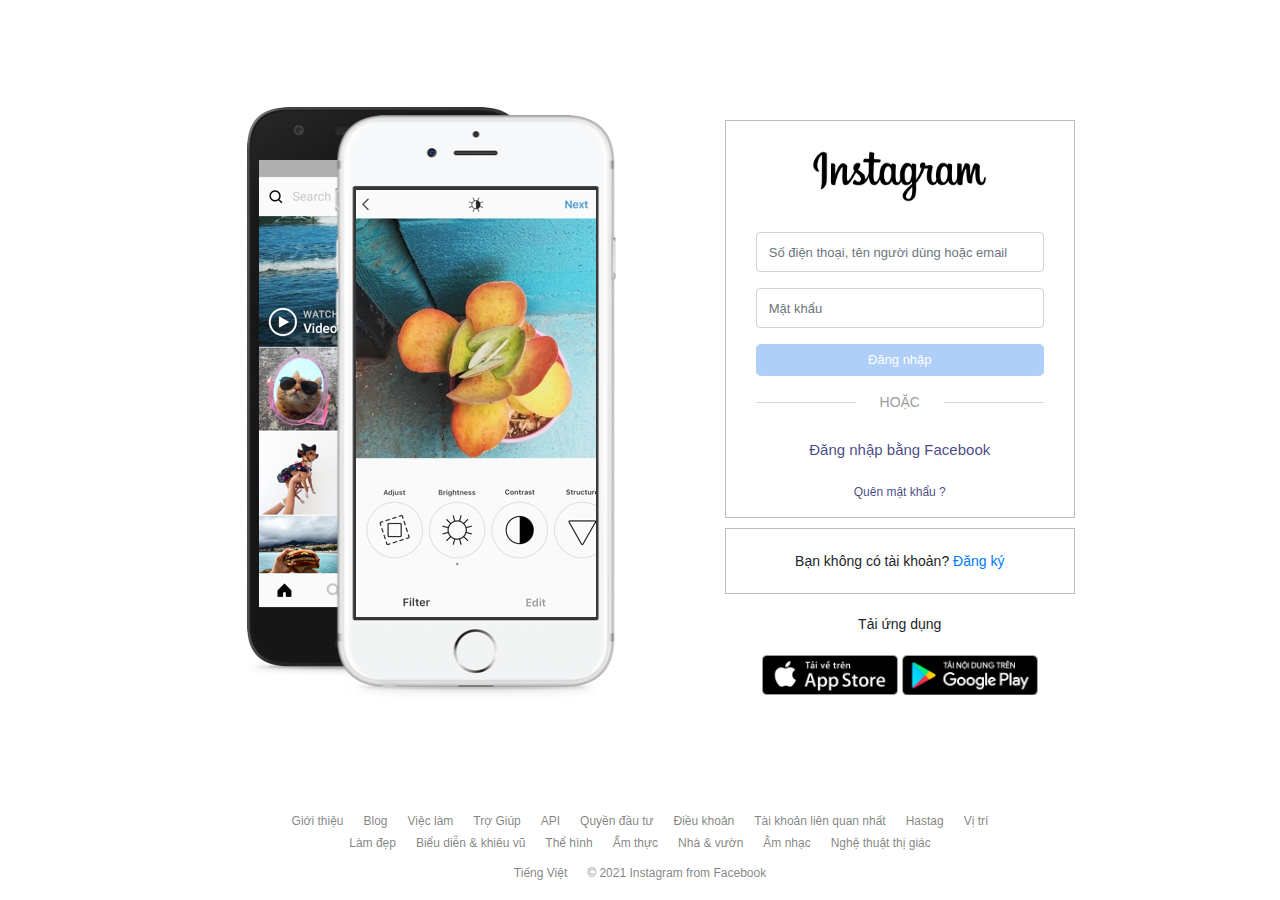
<file: INSTAGRAM-main/login.html/login.html>
<!DOCTYPE html>
<html lang="en">

<head>
    <meta charset="UTF-8">
    <meta http-equiv="X-UA-Compatible" content="IE=edge">
    <meta name="viewport" content="width=device-width, initial-scale=1.0">
    <link rel="stylesheet" href="https://maxcdn.bootstrapcdn.com/bootstrap/4.0.0/css/bootstrap.min.css"
        integrity="sha384-Gn5384xqQ1aoWXA+058RXPxPg6fy4IWvTNh0E263XmFcJlSAwiGgFAW/dAiS6JXm" crossorigin="anonymous">
    <script src="https://code.jquery.com/jquery-3.2.1.slim.min.js"
        integrity="sha384-KJ3o2DKtIkvYIK3UENzmM7KCkRr/rE9/Qpg6aAZGJwFDMVNA/GpGFF93hXpG5KkN"
        crossorigin="anonymous"></script>
    <script src="https://cdnjs.cloudflare.com/ajax/libs/popper.js/1.12.9/umd/popper.min.js"
        integrity="sha384-ApNbgh9B+Y1QKtv3Rn7W3mgPxhU9K/ScQsAP7hUibX39j7fakFPskvXusvfa0b4Q"
        crossorigin="anonymous"></script>
    <script src="https://maxcdn.bootstrapcdn.com/bootstrap/4.0.0/js/bootstrap.min.js"
        integrity="sha384-JZR6Spejh4U02d8jOt6vLEHfe/JQGiRRSQQxSfFWpi1MquVdAyjUar5+76PVCmYl"
        crossorigin="anonymous"></script>
    <link rel="stylesheet" href="https://pro.fontawesome.com/releases/v5.10.0/css/all.css"
        integrity="sha384-AYmEC3Yw5cVb3ZcuHtOA93w35dYTsvhLPVnYs9eStHfGJvOvKxVfELGroGkvsg+p" crossorigin="anonymous" />

    <link rel="stylesheet" href="./login.css">
    <title>Document</title>
</head>

<body>
    <div class="content">
        <div class="left">
            <div id="slideshow">
                <div class="slide-wrapper">
                    <div class="slide"><img src="./img/login/1.jpg"></div>
                    <div class="slide"><img src="./img/login/2.jpg"></div>
                    <div class="slide"><img src="./img/login/3.jpg"></div>
                    <div class="slide"><img src="./img/login/4.jpg"></div>
                    <div class="slide"><img src="./img/login/5.jpg"></div>
                </div>
            </div>
        </div>
        <div class="right">

            <div class="sign-in">
                <div class="logo"></div>
                <form>
                    <div class="form-group">
                        <input type="email" class="form-control" id="username"
                            placeholder="Số điện thoại, tên người dùng hoặc email">
                    </div>
                    <div class="form-group">
                        <input type="password" class="form-control" id="password" placeholder="Mật khẩu">
                    </div>
                    <button id="signin" type="submit" class="btn btn-primary btn-lg btn-block john">Đăng nhập</button>
                </form>
                <div class="or">
                    <div class="or-l"></div>
                    HOẶC
                    <div class="or-l"></div>
                </div>
                <div class="fb">
                    <a href=""><i class="fab fa-facebook-square"></i>
                        <span>Đăng nhập bằng Facebook</span></a>
                </div>
                <a href="">Quên mật khẩu ?</a>
            </div>

            <div class="regis">
                <span>Bạn không có tài khoản? </span>
                <a href="">Đăng ký</a>
            </div>
            <div class="dowload">
                <p>Tải ứng dụng</p>
                <div class="appstore"></div>
                <div class="ggplay"></div>
            </div>
        </div>
    </div>
    <div class="footer">
        <div class="container">
            <div class="f1">
                <div class="text">Giới thiệu</div>
                <div class="text">Blog</div>
                <div class="text">Việc làm</div>
                <div class="text">Trợ Giúp</div>
                <div class="text">API</div>
                <div class="text">Quyền đầu tư</div>
                <div class="text">Điều khoản</div>
                <div class="text">Tài khoản liên quan nhất</div>
                <div class="text">Hastag</div>
                <div class="text">Vị trí</div>
            </div>
            <div class="f2">
                <div class="text">Làm đẹp</div>
                <div class="text">Biểu diễn & khiêu vũ</div>
                <div class="text">Thể hình</div>
                <div class="text">Ẩm thực</div>
                <div class="text">Nhà & vườn</div>
                <div class="text">Âm nhạc</div>
                <div class="text">Nghệ thuật thị giác</div>
            </div>
            <div class="f3">
                <div class="text">Tiếng Việt</div>
                <div class="text">
                    © 2021 Instagram from Facebook</div>
            </div>
        </div>
    </div>

</body>

</html>
</file>
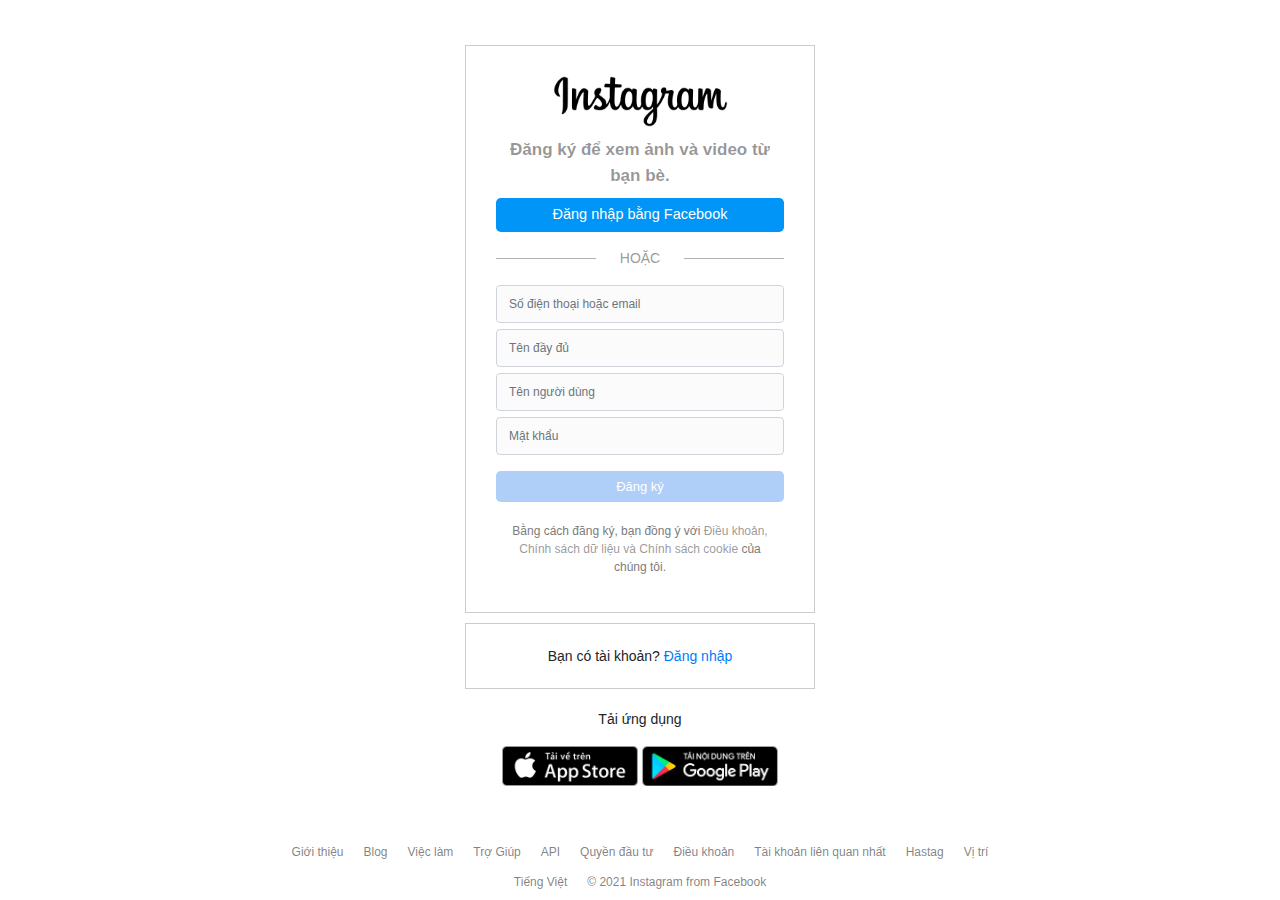
<file: INSTAGRAM-main/login.html/regis.html>
<!DOCTYPE html>
<html lang="en">

<head>
    <meta charset="UTF-8">
    <meta http-equiv="X-UA-Compatible" content="IE=edge">
    <meta name="viewport" content="width=device-width, initial-scale=1.0">
    <link rel="stylesheet" href="https://maxcdn.bootstrapcdn.com/bootstrap/4.0.0/css/bootstrap.min.css"
        integrity="sha384-Gn5384xqQ1aoWXA+058RXPxPg6fy4IWvTNh0E263XmFcJlSAwiGgFAW/dAiS6JXm" crossorigin="anonymous">
    <script src="https://code.jquery.com/jquery-3.2.1.slim.min.js"
        integrity="sha384-KJ3o2DKtIkvYIK3UENzmM7KCkRr/rE9/Qpg6aAZGJwFDMVNA/GpGFF93hXpG5KkN"
        crossorigin="anonymous"></script>
    <script src="https://cdnjs.cloudflare.com/ajax/libs/popper.js/1.12.9/umd/popper.min.js"
        integrity="sha384-ApNbgh9B+Y1QKtv3Rn7W3mgPxhU9K/ScQsAP7hUibX39j7fakFPskvXusvfa0b4Q"
        crossorigin="anonymous"></script>
    <script src="https://maxcdn.bootstrapcdn.com/bootstrap/4.0.0/js/bootstrap.min.js"
        integrity="sha384-JZR6Spejh4U02d8jOt6vLEHfe/JQGiRRSQQxSfFWpi1MquVdAyjUar5+76PVCmYl"
        crossorigin="anonymous"></script>
    <link rel="stylesheet" href="https://pro.fontawesome.com/releases/v5.10.0/css/all.css"
        integrity="sha384-AYmEC3Yw5cVb3ZcuHtOA93w35dYTsvhLPVnYs9eStHfGJvOvKxVfELGroGkvsg+p" crossorigin="anonymous" />


    <link rel="stylesheet" href="./regis.css">
    <title>Document</title>
</head>

<body>
    <div class="content">
        <div class="main">
            <div class="sign-in">
                <div class="logo"></div>
                <div class="text">Đăng ký để xem ảnh và video từ bạn bè.
                </div>
                <div class="fbb">
                    <button type="submit" class="btn btn-primary btn-lg btn-block john">
                        <i class="fab fa-facebook-square"> </i>
                        <span>Đăng nhập bằng Facebook</span>
                    </button>
                </div>
                <div class="or">
                    <div class="or-l"></div>
                    HOẶC
                    <div class="or-l"></div>
                </div>
                <form>
                    <div class="form-group">
                        <input type="email" class="form-control" placeholder="Số điện thoại hoặc email">
                        <input type="name" class="form-control" placeholder="Tên đầy đủ">
                        <input type="user" class="form-control" placeholder="Tên người dùng">
                        <input type="password" class="form-control" placeholder="Mật khẩu">
                    </div>
                    <!-- <div class="form-group">
                       
                    </div> -->
                    <button type="submit" class="btn btn-primary btn-lg btn-block regisbtn">Đăng ký</button>
                </form>
                <div class="chinhsach">
                    Bằng cách đăng ký, bạn đồng ý với
                    <a href="">
                        Điều khoản, Chính sách dữ liệu và Chính sách
                        cookie
                    </a>
                    của chúng tôi.
                </div>
            </div>

            <div class="regis">
                <span>Bạn có tài khoản? </span>
                <a href="">Đăng nhập</a>
            </div>
            <div class="dowload">
                <p>Tải ứng dụng</p>
                <div class="appstore"></div>
                <div class="ggplay"></div>
            </div>
        </div>
        <div class="footer">
            <div class="container">
                <div class="f1">
                    <div class="text">Giới thiệu</div>
                    <div class="text">Blog</div>
                    <div class="text">Việc làm</div>
                    <div class="text">Trợ Giúp</div>
                    <div class="text">API</div>
                    <div class="text">Quyền đầu tư</div>
                    <div class="text">Điều khoản</div>
                    <div class="text">Tài khoản liên quan nhất</div>
                    <div class="text">Hastag</div>
                    <div class="text">Vị trí</div>
                </div>
                <div class="f3">
                    <div class="text">Tiếng Việt</div>
                    <div class="text">
                        © 2021 Instagram from Facebook</div>
                </div>
            </div>
        </div>
    </div>
</body>

</html>
</file>
<file: INSTAGRAM-heading/assets/css/grid.css>
.grid {
  width: 100%;
  display: block;
  padding: 0;
}

.grid.wide {
  max-width: 1200px;
  margin: 0 auto;
}

.row {
  display: flex;
  flex-wrap: wrap;
  margin-left: -4px;
  margin-right: -4px;
}

.row.no-gutters {
  margin-left: 0;
  margin-right: 0;
}

.col {
  padding-left: 4px;
  padding-right: 4px;
}

.row.no-gutters .col {
  padding-left: 0;
  padding-right: 0;
}

.c-0 {
  display: none;
}

.c-1 {
  flex: 0 0 8.33333%;
  max-width: 8.33333%;
}

.c-2 {
  flex: 0 0 16.66667%;
  max-width: 16.66667%;
}

.c-3 {
  flex: 0 0 25%;
  max-width: 25%;
}

.c-4 {
  flex: 0 0 33.33333%;
  max-width: 33.33333%;
}

.c-5 {
  flex: 0 0 41.66667%;
  max-width: 41.66667%;
}

.c-6 {
  flex: 0 0 50%;
  max-width: 50%;
}

.c-7 {
  flex: 0 0 58.33333%;
  max-width: 58.33333%;
}

.c-8 {
  flex: 0 0 66.66667%;
  max-width: 66.66667%;
}

.c-9 {
  flex: 0 0 75%;
  max-width: 75%;
}

.c-10 {
  flex: 0 0 83.33333%;
  max-width: 83.33333%;
}

.c-11 {
  flex: 0 0 91.66667%;
  max-width: 91.66667%;
}

.c-12 {
  flex: 0 0 100%;
  max-width: 100%;
}

.c-o-1 {
  margin-left: 8.33333%;
}

.c-o-2 {
  margin-left: 16.66667%;
}

.c-o-3 {
  margin-left: 25%;
}

.c-o-4 {
  margin-left: 33.33333%;
}

.c-o-5 {
  margin-left: 41.66667%;
}

.c-o-6 {
  margin-left: 50%;
}

.c-o-7 {
  margin-left: 58.33333%;
}

.c-o-8 {
  margin-left: 66.66667%;
}

.c-o-9 {
  margin-left: 75%;
}

.c-o-10 {
  margin-left: 83.33333%;
}

.c-o-11 {
  margin-left: 91.66667%;
}

/* >= Tablet */
@media (min-width: 740px) {
  .row {
    margin-left: -8px;
    margin-right: -8px;
  }

  .col {
    padding-left: 8px;
    padding-right: 8px;
  }

  .m-0 {
    display: none;
  }

  .m-1,
  .m-2,
  .m-3,
  .m-4,
  .m-5,
  .m-6,
  .m-7,
  .m-8,
  .m-9,
  .m-10,
  .m-11,
  .m-12 {
    display: block;
  }

  .m-1 {
    flex: 0 0 8.33333%;
    max-width: 8.33333%;
  }

  .m-2 {
    flex: 0 0 16.66667%;
    max-width: 16.66667%;
  }

  .m-3 {
    flex: 0 0 25%;
    max-width: 25%;
  }

  .m-4 {
    flex: 0 0 33.33333%;
    max-width: 33.33333%;
  }

  .m-5 {
    flex: 0 0 41.66667%;
    max-width: 41.66667%;
  }

  .m-6 {
    flex: 0 0 50%;
    max-width: 50%;
  }

  .m-7 {
    flex: 0 0 58.33333%;
    max-width: 58.33333%;
  }

  .m-8 {
    flex: 0 0 66.66667%;
    max-width: 66.66667%;
  }

  .m-9 {
    flex: 0 0 75%;
    max-width: 75%;
  }

  .m-10 {
    flex: 0 0 83.33333%;
    max-width: 83.33333%;
  }

  .m-11 {
    flex: 0 0 91.66667%;
    max-width: 91.66667%;
  }

  .m-12 {
    flex: 0 0 100%;
    max-width: 100%;
  }

  .m-o-1 {
    margin-left: 8.33333%;
  }

  .m-o-2 {
    margin-left: 16.66667%;
  }

  .m-o-3 {
    margin-left: 25%;
  }

  .m-o-4 {
    margin-left: 33.33333%;
  }

  .m-o-5 {
    margin-left: 41.66667%;
  }

  .m-o-6 {
    margin-left: 50%;
  }

  .m-o-7 {
    margin-left: 58.33333%;
  }

  .m-o-8 {
    margin-left: 66.66667%;
  }

  .m-o-9 {
    margin-left: 75%;
  }

  .m-o-10 {
    margin-left: 83.33333%;
  }

  .m-o-11 {
    margin-left: 91.66667%;
  }
}

/* PC medium resolution > */
@media (min-width: 1113px) {
  .row {
    margin-left: -12px;
    margin-right: -12px;
  }

  .row.sm-gutter {
    margin-left: -5px;
    margin-right: -5px;
  }

  .col {
    padding-left: 12px;
    padding-right: 12px;
  }

  .row.sm-gutter .col {
    padding-left: 5px;
    padding-right: 5px;
  }

  .l-0 {
    display: none;
  }

  .l-1,
  .l-2,
  .l-2-4,
  .l-3,
  .l-4,
  .l-5,
  .l-6,
  .l-7,
  .l-8,
  .l-9,
  .l-10,
  .l-11,
  .l-12 {
    display: block;
  }

  .l-1 {
    flex: 0 0 8.33333%;
    max-width: 8.33333%;
  }

  .l-2 {
    flex: 0 0 16.66667%;
    max-width: 16.66667%;
  }

  .l-2-4 {
    flex: 0 0 20%;
    max-width: 20%;
  }

  .l-3 {
    flex: 0 0 25%;
    max-width: 25%;
  }

  .l-4 {
    flex: 0 0 33.33333%;
    max-width: 33.33333%;
  }

  .l-5 {
    flex: 0 0 41.66667%;
    max-width: 41.66667%;
  }

  .l-6 {
    flex: 0 0 50%;
    max-width: 50%;
  }

  .l-7 {
    flex: 0 0 58.33333%;
    max-width: 58.33333%;
  }

  .l-8 {
    flex: 0 0 66.66667%;
    max-width: 66.66667%;
  }

  .l-9 {
    flex: 0 0 75%;
    max-width: 75%;
  }

  .l-10 {
    flex: 0 0 83.33333%;
    max-width: 83.33333%;
  }

  .l-11 {
    flex: 0 0 91.66667%;
    max-width: 91.66667%;
  }

  .l-12 {
    flex: 0 0 100%;
    max-width: 100%;
  }

  .l-o-1 {
    margin-left: 8.33333%;
  }

  .l-o-2 {
    margin-left: 16.66667%;
  }

  .l-o-3 {
    margin-left: 25%;
  }

  .l-o-4 {
    margin-left: 33.33333%;
  }

  .l-o-5 {
    margin-left: 41.66667%;
  }

  .l-o-6 {
    margin-left: 50%;
  }

  .l-o-7 {
    margin-left: 58.33333%;
  }

  .l-o-8 {
    margin-left: 66.66667%;
  }

  .l-o-9 {
    margin-left: 75%;
  }

  .l-o-10 {
    margin-left: 83.33333%;
  }

  .l-o-11 {
    margin-left: 91.66667%;
  }
}

/* Tablet - PC low resolution */
@media (min-width: 740px) and (max-width: 1023px) {
  .wide {
    width: 644px;
  }
}

/* > PC low resolution */
@media (min-width: 1024px) and (max-width: 1239px) {
  .wide {
    width: 984px;
  }

  .wide .row {
    margin-left: -12px;
    margin-right: -12px;
  }

  .wide .row.sm-gutter {
    margin-left: -5px;
    margin-right: -5px;
  }

  .wide .col {
    padding-left: 12px;
    padding-right: 12px;
  }

  .wide .row.sm-gutter .col {
    padding-left: 5px;
    padding-right: 5px;
  }

  .wide .l-0 {
    display: none;
  }

  .wide .l-1,
  .wide .l-2,
  .wide .l-2-4,
  .wide .l-3,
  .wide .l-4,
  .wide .l-5,
  .wide .l-6,
  .wide .l-7,
  .wide .l-8,
  .wide .l-9,
  .wide .l-10,
  .wide .l-11,
  .wide .l-12 {
    display: block;
  }

  .wide .l-1 {
    flex: 0 0 8.33333%;
    max-width: 8.33333%;
  }

  .wide .l-2 {
    flex: 0 0 16.66667%;
    max-width: 16.66667%;
  }

  .wide .l-2-4 {
    flex: 0 0 20%;
    max-width: 20%;
  }

  .wide .l-3 {
    flex: 0 0 25%;
    max-width: 25%;
  }

  .wide .l-4 {
    flex: 0 0 33.33333%;
    max-width: 33.33333%;
  }

  .wide .l-5 {
    flex: 0 0 41.66667%;
    max-width: 41.66667%;
  }

  .wide .l-6 {
    flex: 0 0 50%;
    max-width: 50%;
  }

  .wide .l-7 {
    flex: 0 0 58.33333%;
    max-width: 58.33333%;
  }

  .wide .l-8 {
    flex: 0 0 66.66667%;
    max-width: 66.66667%;
  }

  .wide .l-9 {
    flex: 0 0 75%;
    max-width: 75%;
  }

  .wide .l-10 {
    flex: 0 0 83.33333%;
    max-width: 83.33333%;
  }

  .wide .l-11 {
    flex: 0 0 91.66667%;
    max-width: 91.66667%;
  }

  .wide .l-12 {
    flex: 0 0 100%;
    max-width: 100%;
  }

  .wide .l-o-1 {
    margin-left: 8.33333%;
  }

  .wide .l-o-2 {
    margin-left: 16.66667%;
  }

  .wide .l-o-3 {
    margin-left: 25%;
  }

  .wide .l-o-4 {
    margin-left: 33.33333%;
  }

  .wide .l-o-5 {
    margin-left: 41.66667%;
  }

  .wide .l-o-6 {
    margin-left: 50%;
  }

  .wide .l-o-7 {
    margin-left: 58.33333%;
  }

  .wide .l-o-8 {
    margin-left: 66.66667%;
  }

  .wide .l-o-9 {
    margin-left: 75%;
  }

  .wide .l-o-10 {
    margin-left: 83.33333%;
  }

  .wide .l-o-11 {
    margin-left: 91.66667%;
  }
}
</file>
<file: INSTAGRAM-heading/style.css>
* {
  padding: 0;
  margin: 0;
  box-sizing: inherit;
}

html {
  font-size: 62.5%;
  line-height: 1.8rem;
  font-family: -apple-system, BlinkMacSystemFont, "Segoe UI", Roboto, Helvetica, Arial, sans-serif;
  box-sizing: border-box;
}

body {
  font-size: 1.6rem;
  /* height: 2500px; */
}

a {
  text-decoration: none;
  color: inherit;
}

.grid.wide {
  max-width: 935px;
}

.jsb {
  display: flex;
  justify-content: space-between;
}

.jsc {
  display: flex;
  justify-content: center;
}

.jse {
  justify-content: flex-end;
}

.alc {
  display: flex;
  align-items: center;
}

.ale {
  display: flex;
  align-items: flex-end;
}

.h-100 {
  height: 100%;
}

.w-100 {
  width: 100%;
}

.header {
  width: 100%;
  height: 54px;
  border-bottom: 1px solid #d4d4d4;
  position: fixed;
  top: 0;
}
.header__img {
  width: 13rem;
  height: 2.9rem;
  margin-top: 7px;
}
.header__input {
  width: 21.5rem;
  height: 2.8rem;
  border-radius: 2px;
  position: relative;
}
.header__input input {
  width: inherit;
  border-radius: inherit;
  outline: none;
  border: 1px solid #ccc;
  padding: 7px 10px 3px 26px;
  font-size: 1.3rem;
  font-weight: 100;
}
.header__icons {
  width: 22.2rem;
  height: 2.2rem;
  padding-left: 2.4rem;
  display: flex;
}
.header__icon {
  width: 2.2rem;
  height: 2.2rem;
  position: relative;
}
.header__icon:not(:first-child) {
  margin-left: 2.2rem;
}
.header__icon:last-child {
  position: relative;
}
.header__span-img {
  border-radius: 50%;
  display: block;
  overflow: hidden;
  position: relative;
  cursor: pointer;
}
.header__span-img::after {
  border: 1px solid rgba(0, 0, 0, 0.0975);
  border-radius: 50%;
  bottom: 0;
  content: "";
  left: 0;
  pointer-events: none;
  position: absolute;
  right: 0;
  top: 0;
}
.header__icon-outline {
  border: 1px solid #262626;
  border-radius: 50%;
  height: 28px;
  left: 50%;
  position: absolute;
  top: 50%;
  -webkit-transform: translate(-50%, -50%);
  transform: translate(-50%, -50%);
  width: 28px;
}
.header__icon-search {
  width: 10px;
  height: 10px;
  background-image: url(./assets/image/icon_header.png);
  background-repeat: no-repeat;
  background-position: -399px -321px;
  position: absolute;
  left: 11px;
  top: 9px;
}
.header__icon-close {
  width: 2rem;
  height: 2rem;
  background-image: url(./assets/image/icon_header.png);
  background-repeat: no-repeat;
  background-position: -318px -333px;
  position: absolute;
  right: 5px;
  top: 4px;
}
.header__triagle {
  width: 1.4rem;
  height: 1.4rem;
  position: absolute;
  left: 10.75rem;
  top: 33px;
  background-color: #fff;
  transform: rotate(45deg);
  box-shadow: 0 0 5px 1px rgba(0, 0, 0, 0.1);
  border: 1px solid #fff;
  z-index: 1;
}
.header__triagle-hidden {
  content: "";
  width: 2.7rem;
  height: 1.4rem;
  position: absolute;
  left: 10.2rem;
  top: 40px;
  z-index: 1;
  background-color: #fff;
}
.header__list-search {
  width: 37.5rem;
  height: 36.2rem;
  position: relative;
  background-color: #fff;
  margin-left: -8rem;
  top: 1.2rem;
  border-radius: 6px;
  box-shadow: 0 0 5px 1px rgba(0, 0, 0, 0.1);
  transition: opacity 75ms linear, transform 38ms ease-out, -webkit-transform 38ms ease-out;
  padding-top: 12px;
  overflow-x: hidden;
  overflow-y: auto;
}
.header__list-heading {
  margin: 4px 16px 0;
  height: 2.4rem;
}
.header__list-heading .left {
  font-weight: 600;
}
.header__list-heading .right {
  border: none;
  background-color: #fff;
  color: #0095f6;
  font-weight: 600;
  font-size: 1.3rem;
  line-height: 1.8rem;
  outline: none;
  cursor: pointer;
}
.header__list-items {
  margin: 8px 0;
}
.header__list-item {
  width: 37.5rem;
  height: 6rem;
  padding: 8px 16px;
  display: flex;
}
.header__list-item:hover {
  background-color: #fafafa;
}
.header__list-avatar {
  width: 4.4rem;
  height: 4.4rem;
  margin-right: 12px;
  position: relative;
}
.header__list-outline {
  position: absolute;
  top: -2px;
  left: -2px;
  width: 52px;
  height: 52px;
  border: 2px solid transparent;
  border-radius: 50%;
}
.header__list-outline::before {
  content: "";
  position: absolute;
  top: 0px;
  right: 4px;
  bottom: 4px;
  left: 0px;
  z-index: 0;
  margin: -5px;
  border-radius: inherit;
  background: linear-gradient(to right top, #f8a059, #c73796);
}
.header__list-outline::after {
  content: "";
  position: absolute;
  top: -2px;
  left: -2px;
  width: 41px;
  height: 41px;
  border: 3.5px solid #fff;
  border-radius: 50%;
  background-color: #fff;
}
.header__list-content {
  width: 24.7rem;
  height: 3rem;
}
.header__list-profile {
  font-weight: 600;
  font-size: 1.4rem;
}
.header__list-name {
  margin-top: 5px;
  font-size: 1.4rem;
  color: #a7a5a5;
}
.header__list-close {
  padding: 8px;
  margin-left: 8px;
}
.header__action-list {
  width: 23rem;
  height: 19.4rem;
  padding: 0;
  top: 1.5rem;
  margin-left: -18rem;
}
.header__action-item {
  width: 23rem;
  height: 3.7rem;
  padding: 8px 16px;
}
.header__action-item-4 {
  margin-bottom: 4px;
}
.header__action-item-5 {
  margin-bottom: 4px;
  border-top: 1px solid #dbdbdb;
}
.header__action-item:hover {
  background-color: #fafafa;
}
.header__action-icon {
  width: 1.6rem;
  height: 1.6rem;
  margin-right: 12px;
}
.header__action-content {
  font-size: 1.4rem;
}
.header__love-list {
  width: 50rem;
  height: 36.2rem;
  margin-left: -42.3rem;
  top: 1.3rem;
  padding: 0;
  border-top: 1px solid #ccc;
}
.header__love-header {
  padding: 4px 4px 0 4px;
  margin: 8px 0 0 8px;
  height: 19px;
}
.header__love-header-content {
  font-size: 1.4rem;
  font-weight: 600;
}
.header__love-item {
  width: 48.3rem;
  height: 7.9rem;
  padding: 12px 16px;
  position: relative;
}
.header__love-content {
  width: 34.3rem;
  height: 5.5rem;
  margin: 0 12px 0 0;
  line-height: 1.8rem;
}
.header__love-content-top {
  font-size: 1.4rem;
}
.header__love-content-top a {
  color: #262626;
  font-weight: 600;
  padding-left: 5px;
  margin-left: -5px;
}
.header__love-content-bottom {
  font-size: 1.4rem;
}
.header__love-content-bottom-time {
  color: #979595;
  margin-left: 5px;
  font-size: 1.6rem;
}
.header__love-content-bottom a {
  color: #00376b;
}
.header__love-img {
  width: 4rem;
  height: 4rem;
}
.header__love-img img {
  width: 4rem;
  height: 4rem;
}
.header__dropdown-hidden {
  bottom: 0;
  left: 0;
  position: fixed;
  right: 0;
  top: 0;
}

.header__icon-dropdown {
  opacity: 0;
  visibility: hidden;
  transition: opacity 75ms linear, transform 38ms ease-out, -webkit-transform 38ms ease-out;
}

.header__search-dropdown {
  opacity: 0;
  visibility: hidden;
  transition: opacity 75ms linear, transform 38ms ease-out, -webkit-transform 38ms ease-out;
}

.header__love-dropdown {
  opacity: 0;
  visibility: hidden;
  transition: opacity 75ms linear, transform 38ms ease-out, -webkit-transform 38ms ease-out;
}

/*# sourceMappingURL=style.css.map */
</file>
<file: INSTAGRAM-I/assets/css/grid.css>
.grid {
  width: 100%;
  display: block;
  padding: 0;
}

.grid.wide {
  max-width: 1200px;
  margin: 0 auto;
}

.row {
  display: flex;
  flex-wrap: wrap;
  margin-left: -4px;
  margin-right: -4px;
}

.row.no-gutters {
  margin-left: 0;
  margin-right: 0;
}

.col {
  padding-left: 4px;
  padding-right: 4px;
}

.row.no-gutters .col {
  padding-left: 0;
  padding-right: 0;
}

.c-0 {
  display: none;
}

.c-1 {
  flex: 0 0 8.33333%;
  max-width: 8.33333%;
}

.c-2 {
  flex: 0 0 16.66667%;
  max-width: 16.66667%;
}

.c-3 {
  flex: 0 0 25%;
  max-width: 25%;
}

.c-4 {
  flex: 0 0 33.33333%;
  max-width: 33.33333%;
}

.c-5 {
  flex: 0 0 41.66667%;
  max-width: 41.66667%;
}

.c-6 {
  flex: 0 0 50%;
  max-width: 50%;
}

.c-7 {
  flex: 0 0 58.33333%;
  max-width: 58.33333%;
}

.c-8 {
  flex: 0 0 66.66667%;
  max-width: 66.66667%;
}

.c-9 {
  flex: 0 0 75%;
  max-width: 75%;
}

.c-10 {
  flex: 0 0 83.33333%;
  max-width: 83.33333%;
}

.c-11 {
  flex: 0 0 91.66667%;
  max-width: 91.66667%;
}

.c-12 {
  flex: 0 0 100%;
  max-width: 100%;
}

.c-o-1 {
  margin-left: 8.33333%;
}

.c-o-2 {
  margin-left: 16.66667%;
}

.c-o-3 {
  margin-left: 25%;
}

.c-o-4 {
  margin-left: 33.33333%;
}

.c-o-5 {
  margin-left: 41.66667%;
}

.c-o-6 {
  margin-left: 50%;
}

.c-o-7 {
  margin-left: 58.33333%;
}

.c-o-8 {
  margin-left: 66.66667%;
}

.c-o-9 {
  margin-left: 75%;
}

.c-o-10 {
  margin-left: 83.33333%;
}

.c-o-11 {
  margin-left: 91.66667%;
}

/* >= Tablet */
@media (min-width: 740px) {
  .row {
    margin-left: -8px;
    margin-right: -8px;
  }

  .col {
    padding-left: 8px;
    padding-right: 8px;
  }

  .m-0 {
    display: none;
  }

  .m-1,
  .m-2,
  .m-3,
  .m-4,
  .m-5,
  .m-6,
  .m-7,
  .m-8,
  .m-9,
  .m-10,
  .m-11,
  .m-12 {
    display: block;
  }

  .m-1 {
    flex: 0 0 8.33333%;
    max-width: 8.33333%;
  }

  .m-2 {
    flex: 0 0 16.66667%;
    max-width: 16.66667%;
  }

  .m-3 {
    flex: 0 0 25%;
    max-width: 25%;
  }

  .m-4 {
    flex: 0 0 33.33333%;
    max-width: 33.33333%;
  }

  .m-5 {
    flex: 0 0 41.66667%;
    max-width: 41.66667%;
  }

  .m-6 {
    flex: 0 0 50%;
    max-width: 50%;
  }

  .m-7 {
    flex: 0 0 58.33333%;
    max-width: 58.33333%;
  }

  .m-8 {
    flex: 0 0 66.66667%;
    max-width: 66.66667%;
  }

  .m-9 {
    flex: 0 0 75%;
    max-width: 75%;
  }

  .m-10 {
    flex: 0 0 83.33333%;
    max-width: 83.33333%;
  }

  .m-11 {
    flex: 0 0 91.66667%;
    max-width: 91.66667%;
  }

  .m-12 {
    flex: 0 0 100%;
    max-width: 100%;
  }

  .m-o-1 {
    margin-left: 8.33333%;
  }

  .m-o-2 {
    margin-left: 16.66667%;
  }

  .m-o-3 {
    margin-left: 25%;
  }

  .m-o-4 {
    margin-left: 33.33333%;
  }

  .m-o-5 {
    margin-left: 41.66667%;
  }

  .m-o-6 {
    margin-left: 50%;
  }

  .m-o-7 {
    margin-left: 58.33333%;
  }

  .m-o-8 {
    margin-left: 66.66667%;
  }

  .m-o-9 {
    margin-left: 75%;
  }

  .m-o-10 {
    margin-left: 83.33333%;
  }

  .m-o-11 {
    margin-left: 91.66667%;
  }
}

/* PC medium resolution > */
@media (min-width: 1113px) {
  .row {
    margin-left: -12px;
    margin-right: -12px;
  }

  .row.sm-gutter {
    margin-left: -5px;
    margin-right: -5px;
  }

  .col {
    padding-left: 12px;
    padding-right: 12px;
  }

  .row.sm-gutter .col {
    padding-left: 5px;
    padding-right: 5px;
  }

  .l-0 {
    display: none;
  }

  .l-1,
  .l-2,
  .l-2-4,
  .l-3,
  .l-4,
  .l-5,
  .l-6,
  .l-7,
  .l-8,
  .l-9,
  .l-10,
  .l-11,
  .l-12 {
    display: block;
  }

  .l-1 {
    flex: 0 0 8.33333%;
    max-width: 8.33333%;
  }

  .l-2 {
    flex: 0 0 16.66667%;
    max-width: 16.66667%;
  }

  .l-2-4 {
    flex: 0 0 20%;
    max-width: 20%;
  }

  .l-3 {
    flex: 0 0 25%;
    max-width: 25%;
  }

  .l-4 {
    flex: 0 0 33.33333%;
    max-width: 33.33333%;
  }

  .l-5 {
    flex: 0 0 41.66667%;
    max-width: 41.66667%;
  }

  .l-6 {
    flex: 0 0 50%;
    max-width: 50%;
  }

  .l-7 {
    flex: 0 0 58.33333%;
    max-width: 58.33333%;
  }

  .l-8 {
    flex: 0 0 66.66667%;
    max-width: 66.66667%;
  }

  .l-9 {
    flex: 0 0 75%;
    max-width: 75%;
  }

  .l-10 {
    flex: 0 0 83.33333%;
    max-width: 83.33333%;
  }

  .l-11 {
    flex: 0 0 91.66667%;
    max-width: 91.66667%;
  }

  .l-12 {
    flex: 0 0 100%;
    max-width: 100%;
  }

  .l-o-1 {
    margin-left: 8.33333%;
  }

  .l-o-2 {
    margin-left: 16.66667%;
  }

  .l-o-3 {
    margin-left: 25%;
  }

  .l-o-4 {
    margin-left: 33.33333%;
  }

  .l-o-5 {
    margin-left: 41.66667%;
  }

  .l-o-6 {
    margin-left: 50%;
  }

  .l-o-7 {
    margin-left: 58.33333%;
  }

  .l-o-8 {
    margin-left: 66.66667%;
  }

  .l-o-9 {
    margin-left: 75%;
  }

  .l-o-10 {
    margin-left: 83.33333%;
  }

  .l-o-11 {
    margin-left: 91.66667%;
  }
}

/* Tablet - PC low resolution */
@media (min-width: 740px) and (max-width: 1023px) {
  .wide {
    width: 644px;
  }
}

/* > PC low resolution */
@media (min-width: 1024px) and (max-width: 1239px) {
  .wide {
    width: 984px;
  }

  .wide .row {
    margin-left: -12px;
    margin-right: -12px;
  }

  .wide .row.sm-gutter {
    margin-left: -5px;
    margin-right: -5px;
  }

  .wide .col {
    padding-left: 12px;
    padding-right: 12px;
  }

  .wide .row.sm-gutter .col {
    padding-left: 5px;
    padding-right: 5px;
  }

  .wide .l-0 {
    display: none;
  }

  .wide .l-1,
  .wide .l-2,
  .wide .l-2-4,
  .wide .l-3,
  .wide .l-4,
  .wide .l-5,
  .wide .l-6,
  .wide .l-7,
  .wide .l-8,
  .wide .l-9,
  .wide .l-10,
  .wide .l-11,
  .wide .l-12 {
    display: block;
  }

  .wide .l-1 {
    flex: 0 0 8.33333%;
    max-width: 8.33333%;
  }

  .wide .l-2 {
    flex: 0 0 16.66667%;
    max-width: 16.66667%;
  }

  .wide .l-2-4 {
    flex: 0 0 20%;
    max-width: 20%;
  }

  .wide .l-3 {
    flex: 0 0 25%;
    max-width: 25%;
  }

  .wide .l-4 {
    flex: 0 0 33.33333%;
    max-width: 33.33333%;
  }

  .wide .l-5 {
    flex: 0 0 41.66667%;
    max-width: 41.66667%;
  }

  .wide .l-6 {
    flex: 0 0 50%;
    max-width: 50%;
  }

  .wide .l-7 {
    flex: 0 0 58.33333%;
    max-width: 58.33333%;
  }

  .wide .l-8 {
    flex: 0 0 66.66667%;
    max-width: 66.66667%;
  }

  .wide .l-9 {
    flex: 0 0 75%;
    max-width: 75%;
  }

  .wide .l-10 {
    flex: 0 0 83.33333%;
    max-width: 83.33333%;
  }

  .wide .l-11 {
    flex: 0 0 91.66667%;
    max-width: 91.66667%;
  }

  .wide .l-12 {
    flex: 0 0 100%;
    max-width: 100%;
  }

  .wide .l-o-1 {
    margin-left: 8.33333%;
  }

  .wide .l-o-2 {
    margin-left: 16.66667%;
  }

  .wide .l-o-3 {
    margin-left: 25%;
  }

  .wide .l-o-4 {
    margin-left: 33.33333%;
  }

  .wide .l-o-5 {
    margin-left: 41.66667%;
  }

  .wide .l-o-6 {
    margin-left: 50%;
  }

  .wide .l-o-7 {
    margin-left: 58.33333%;
  }

  .wide .l-o-8 {
    margin-left: 66.66667%;
  }

  .wide .l-o-9 {
    margin-left: 75%;
  }

  .wide .l-o-10 {
    margin-left: 83.33333%;
  }

  .wide .l-o-11 {
    margin-left: 91.66667%;
  }
}
</file>
<file: INSTAGRAM-I/style.css>
@charset "UTF-8";
* {
  padding: 0;
  margin: 0;
  box-sizing: inherit;
}

html {
  font-size: 62.5%;
  line-height: 1.8rem;
  font-family: -apple-system, BlinkMacSystemFont, "Segoe UI", Roboto, Helvetica, Arial, sans-serif;
  box-sizing: border-box;
}

body {
  font-size: 1.4rem;
  background-color: #fafafa;
  line-height: 1.8rem;
}

a {
  text-decoration: none;
  color: inherit;
}

button {
  outline: none;
  border: none;
  background-color: inherit;
}

textarea {
  outline: none;
  border: none;
  resize: none;
}

.grid.wide {
  width: 935px;
  max-width: 935px;
}

.colorBlack {
  color: #000 !important;
}

.f600 {
  font-weight: 600 !important;
}

.fz12 {
  font-size: 1.2rem !important;
}

.pt {
  padding-top: 8rem !important;
}

.p0 {
  padding: 0 !important;
}

.jsb {
  display: flex;
  justify-content: space-between;
}

.jsc {
  display: flex;
  justify-content: center;
}

.jse {
  justify-content: flex-end;
}

.alc {
  display: flex;
  align-items: center;
}

.ale {
  display: flex;
  align-items: flex-end;
}

.h-100 {
  height: 100%;
}

.w-100 {
  width: 100%;
}

.bgb {
  background-color: #ccc;
}

.header {
  width: 100%;
  height: 54px;
  border-bottom: 1px solid #d4d4d4;
  position: fixed;
  top: 0;
}
.header__img {
  width: 13rem;
  height: 2.9rem;
  margin-top: 7px;
}
.header__input {
  width: 21.5rem;
  height: 2.8rem;
  border-radius: 2px;
  position: relative;
}
.header__input input {
  width: inherit;
  border-radius: inherit;
  outline: none;
  border: 1px solid #ccc;
  padding: 7px 10px 3px 26px;
  font-size: 1.3rem;
  font-weight: 100;
}
.header__icons {
  width: 22.2rem;
  height: 2.2rem;
  padding-left: 2.4rem;
  display: flex;
}
.header__icon {
  width: 2.2rem;
  height: 2.2rem;
  position: relative;
}
.header__icon:not(:first-child) {
  margin-left: 2.2rem;
}
.header__icon:last-child {
  position: relative;
}
.header__span-img {
  border-radius: 50%;
  display: block;
  overflow: hidden;
  position: relative;
  cursor: pointer;
}
.header__span-img::after {
  border: 1px solid rgba(0, 0, 0, 0.0975);
  border-radius: 50%;
  bottom: 0;
  content: "";
  left: 0;
  pointer-events: none;
  position: absolute;
  right: 0;
  top: 0;
}
.header__icon-outline {
  border: 1px solid #262626;
  border-radius: 50%;
  height: 28px;
  left: 50%;
  position: absolute;
  top: 50%;
  -webkit-transform: translate(-50%, -50%);
  transform: translate(-50%, -50%);
  width: 28px;
}
.header__icon-search {
  width: 10px;
  height: 10px;
  background-image: url(./assets/image/icon_header.png);
  background-repeat: no-repeat;
  background-position: -399px -321px;
  position: absolute;
  left: 11px;
  top: 9px;
}
.header__icon-close {
  width: 2rem;
  height: 2rem;
  background-image: url(./assets/image/icon_header.png);
  background-repeat: no-repeat;
  background-position: -318px -333px;
  position: absolute;
  right: 5px;
  top: 4px;
}
.header__triagle {
  width: 1.4rem;
  height: 1.4rem;
  position: absolute;
  left: 10.75rem;
  top: 33px;
  background-color: #fff;
  transform: rotate(45deg);
  box-shadow: 0 0 5px 1px rgba(0, 0, 0, 0.1);
  border: 1px solid #fff;
  z-index: 1;
}
.header__triagle-hidden {
  content: "";
  width: 2.7rem;
  height: 1.4rem;
  position: absolute;
  left: 10.2rem;
  top: 40px;
  z-index: 1;
  background-color: #fff;
}
.header__list-search {
  width: 37.5rem;
  height: 36.2rem;
  position: relative;
  background-color: #fff;
  margin-left: -8rem;
  top: 1.2rem;
  border-radius: 6px;
  box-shadow: 0 0 5px 1px rgba(0, 0, 0, 0.1);
  transition: opacity 75ms linear, transform 38ms ease-out, -webkit-transform 38ms ease-out;
  padding-top: 12px;
  overflow-x: hidden;
  overflow-y: auto;
}
.header__list-heading {
  margin: 4px 16px 0;
  height: 2.4rem;
}
.header__list-heading .left {
  font-weight: 600;
}
.header__list-heading .right {
  border: none;
  background-color: #fff;
  color: #0095f6;
  font-weight: 600;
  font-size: 1.3rem;
  line-height: 1.8rem;
  outline: none;
  cursor: pointer;
}
.header__list-items {
  margin: 8px 0;
}
.header__list-item {
  width: 37.5rem;
  height: 6rem;
  padding: 8px 16px;
  display: flex;
}
.header__list-item:hover {
  background-color: #fafafa;
}
.header__list-avatar {
  width: 4.4rem;
  height: 4.4rem;
  margin-right: 12px;
  position: relative;
}
.header__list-outline {
  position: absolute;
  top: -2px;
  left: -2px;
  width: 52px;
  height: 52px;
  border: 2px solid transparent;
  border-radius: 50%;
}
.header__list-outline::before {
  content: "";
  position: absolute;
  top: 0px;
  right: 4px;
  bottom: 4px;
  left: 0px;
  z-index: 0;
  margin: -5px;
  border-radius: inherit;
  background: linear-gradient(to right top, #f8a059, #c73796);
}
.header__list-outline::after {
  content: "";
  position: absolute;
  top: -2px;
  left: -2px;
  width: 41px;
  height: 41px;
  border: 3.5px solid #fff;
  border-radius: 50%;
  background-color: #fff;
}
.header__list-content {
  width: 24.7rem;
  height: 3rem;
}
.header__list-profile {
  font-weight: 600;
  font-size: 1.4rem;
}
.header__list-name {
  margin-top: 5px;
  font-size: 1.4rem;
  color: #a7a5a5;
}
.header__list-close {
  padding: 8px;
  margin-left: 8px;
}
.header__action-list {
  width: 23rem;
  height: 19.4rem;
  padding: 0;
  top: 1.5rem;
  margin-left: -18rem;
}
.header__action-item {
  width: 23rem;
  height: 3.7rem;
  padding: 8px 16px;
}
.header__action-item-4 {
  margin-bottom: 4px;
}
.header__action-item-5 {
  margin-bottom: 4px;
  border-top: 1px solid #dbdbdb;
}
.header__action-item:hover {
  background-color: #fafafa;
}
.header__action-icon {
  width: 1.6rem;
  height: 1.6rem;
  margin-right: 12px;
}
.header__action-content {
  font-size: 1.4rem;
}
.header__love-list {
  width: 50rem;
  height: 36.2rem;
  margin-left: -42.3rem;
  top: 11px;
  padding: 0;
  border-top: 1px solid #ccc;
}
.header__love-header {
  padding: 4px 4px 0 4px;
  margin: 8px 0 0 8px;
  height: 19px;
}
.header__love-header-content {
  font-size: 1.4rem;
  font-weight: 600;
}
.header__love-item {
  width: 48.3rem;
  height: 7.9rem;
  padding: 12px 16px;
  position: relative;
}
.header__love-content {
  width: 34.3rem;
  height: 5.5rem;
  margin: 0 12px 0 0;
  line-height: 1.8rem;
}
.header__love-content-top {
  font-size: 1.4rem;
}
.header__love-content-top a {
  color: #262626;
  font-weight: 600;
  padding-left: 5px;
  margin-left: -5px;
}
.header__love-content-bottom {
  font-size: 1.4rem;
}
.header__love-content-bottom-time {
  color: #979595;
  margin-left: 5px;
  font-size: 1.6rem;
}
.header__love-content-bottom a {
  color: #00376b;
}
.header__love-img {
  width: 4rem;
  height: 4rem;
}
.header__love-img img {
  width: 4rem;
  height: 4rem;
}
.header__dropdown-hidden {
  bottom: 0;
  left: 0;
  position: fixed;
  right: 0;
  top: 0;
}

.header__icon-dropdown {
  opacity: 0;
  visibility: hidden;
  transition: opacity 75ms linear, transform 38ms ease-out, -webkit-transform 38ms ease-out;
}

.header__search-dropdown {
  opacity: 0;
  visibility: hidden;
  transition: opacity 75ms linear, transform 38ms ease-out, -webkit-transform 38ms ease-out;
}

.header__love-dropdown {
  opacity: 0;
  visibility: hidden;
  transition: opacity 75ms linear, transform 38ms ease-out, -webkit-transform 38ms ease-out;
}

.main__container {
  width: 935px;
  margin: 0 auto;
  padding-top: 8.5rem;
}
.main__slider {
  max-width: 614px;
  height: 118px;
  border: 1px solid #ccc;
  border-radius: 4px;
  padding: 16px 0;
  margin-bottom: 24px;
  display: flex;
  align-items: center;
  overflow-x: hidden;
  overflow-y: hidden;
  position: relative;
}
.main__slider-items {
  height: 84px;
  padding: 0 20px;
  display: flex;
  transition: all 0.5s linear;
}
.main__slider-item {
  position: relative;
  margin-right: 20px;
  width: 60px;
  transition: all 0.5s linear;
}
.main__slider-item .main__right-content-outline {
  position: absolute;
  top: 3px;
  left: -2px;
  width: 57px;
  height: 57px;
  border: 2px solid transparent;
  border-radius: 50%;
}
.main__slider-item .main__right-content-outline::before {
  content: "";
  position: absolute;
  top: 0px;
  right: -3px;
  bottom: -3px;
  left: 0px;
  z-index: 0;
  margin: -5px;
  border-radius: inherit;
  background: linear-gradient(to right top, #f8a059, #c73796);
}
.main__slider-item .main__right-content-outline::after {
  content: "";
  position: absolute;
  top: -2px;
  left: -2px;
  width: 53px;
  height: 53px;
  border: 3.5px solid #fff;
  border-radius: 50%;
  background-color: #fff;
}
.main__slider-item .header__span-img {
  margin-top: 4px;
  margin-bottom: 8px;
}
.main__slider-profile {
  font-size: 12px;
  color: #262626;
}
.main__slider-arrow-right {
  background-image: url(./assets/image/icon_main.png);
  background-position: 0 -431px;
  background-repeat: no-repeat;
  height: 45px;
  width: 45px;
  position: absolute;
  right: 0;
  cursor: pointer;
}
.main__slider-arrow-left {
  background-image: url(./assets/image/icon_main.png);
  background-repeat: no-repeat;
  background-position: -426px -353px;
  height: 45px;
  width: 45px;
  position: absolute;
  cursor: pointer;
}
.main__right {
  width: 293px;
  height: 611px;
  position: fixed;
  background-color: transparent;
  right: 461px;
  top: 85px;
}
.main__right-heading {
  width: 293px;
  height: 56px;
  margin-top: 18px;
  margin-bottom: 10px;
  margin-right: 4px;
  display: flex;
  align-items: center;
}
.main__right-heading-content {
  height: 30px;
  margin-left: 18px;
}
.main__right-heading-content-profile {
  font-size: 1.4rem;
  font-weight: 600;
  line-height: 1.8rem;
}
.main__right-heading-content-name {
  color: #acacac;
  font-size: 1.4rem;
  line-height: 1.8rem;
}
.main__right-heading-end {
  font-size: 1.2rem;
  margin-left: auto;
  margin-right: 0;
  color: #20a2f6;
  font-weight: 500;
  background-color: transparent;
  outline: none;
  border: none;
  padding-top: 7px;
  cursor: pointer;
}
.main__right-content {
  width: 293px;
  height: 313px;
  overflow-y: hidden;
}
.main__right-content-heading {
  margin-top: 22px;
  padding-top: 4px;
  padding-bottom: 4px;
}
.main__right-content-items {
  padding: 8px 0;
}
.main__right-content-item {
  padding: 6px 0;
  position: relative;
  display: flex;
  align-items: center;
  padding-bottom: 10px;
}
.main__right-content-item:nth-child(5) {
  margin-bottom: 25px;
}
.main__right-content-outline {
  position: absolute;
  top: 4px;
  left: 1px;
  width: 49px;
  height: 52px;
  border: 2px solid transparent;
  border-radius: 50%;
}
.main__right-content-outline::before {
  content: "";
  position: absolute;
  top: 1px;
  right: 14px;
  bottom: 17px;
  left: 1px;
  z-index: 0;
  margin: -5px;
  border-radius: inherit;
  background: linear-gradient(to right top, #f8a059, #c73796);
}
.main__right-content-outline::after {
  content: "";
  position: absolute;
  top: -2px;
  left: -2px;
  width: 29px;
  height: 29px;
  border: 3.5px solid #fff;
  border-radius: 50%;
  background-color: #fff;
}
.main__right-footer {
  margin-bottom: 16px;
}
.main__right-footer-items {
  width: 293px;
}
.main__right-footer-item {
  color: #c7c7c7;
  font-size: 11px;
  font-weight: 400;
  line-height: 13px;
  text-transform: none;
  display: inline-block;
}
.main__right-footer-item:not(:last-child) a::after {
  content: "·";
  margin: 0 0.25em 0 0.25em;
}
.main__right-footer-end {
  color: #c7c7c7;
  font-size: 11px;
  font-weight: 400;
  line-height: 13px;
  text-transform: none;
}
.main__posts-container {
  width: 614px;
}
.main__post-container {
  width: 614px;
  margin-bottom: 60px;
  border: 1px solid #ccc;
  border-radius: 3px;
  background-color: #fff;
}
.main__post-heading {
  width: 614px;
  height: 60px;
  padding: 16px;
  position: relative;
  display: flex;
  align-items: center;
}
.main__post-profile {
  margin-left: 18px;
  font-weight: 600;
}
.main__post-action {
  width: 24px;
  height: 24px;
  position: absolute;
  right: 9px;
  top: 50%;
  transform: translateY(-20%);
}
.main__post-images {
  width: 613px;
  overflow-x: hidden;
  padding-right: 2px;
  display: flex;
  border-right: 1px solid #ccc;
  transition: all 0.5s linear;
}
.main__post-images img {
  width: 100%;
}
.main__post-badges {
  display: flex;
  margin-bottom: 15px;
  margin-top: 15px;
  justify-content: center;
}
.main__post-badge {
  border-radius: 50%;
  height: 6px;
  -webkit-transition: all 0.2s ease-in-out;
  transition: all 0.2s ease-in-out;
  width: 6px;
  background: #a8a8a8;
  margin-right: 4px;
}
.main__post-badge-action {
  background: #0095f6;
}
.main__post-content-icons {
  padding: 0 16px;
  width: 100%;
  display: flex;
  margin-top: -34px;
}
.main__post-content-icon {
  width: 40px;
  height: 40px;
  padding: 8px;
  border: none;
  outline: none;
  background-color: #fff;
}
.main__post-content-icon:first-child {
  margin-left: -8px;
}
.main__post-content-icon:last-child {
  margin-left: auto;
  margin-right: -10px;
  display: inline-block;
}
.main__post-content-likes {
  padding: 0 16px;
  margin-bottom: 8px;
}
.main__post-content-likes a {
  font-size: 1.4rem;
  font-weight: 600;
}
.main__post-content-title {
  padding: 0 16px;
}
.main__post-content-title a {
  font-size: 1.4rem;
  font-weight: 600;
}
.main__post-content-profile {
  font-size: 1.4rem;
  font-weight: 600;
}
.main__post-content-time {
  padding: 0 16px;
  margin-bottom: 4px;
  font-size: 11px;
  color: #8f8c8c;
}
.main__post-footer {
  padding: 0 16px;
  margin-top: 4px;
  height: 56px;
  border-top: 1px solid #eee;
  display: flex;
  align-items: center;
}
.main__post-footer .form-group {
  display: flex;
  align-items: center;
}
.main__post-footer .form-group .btn-smile {
  padding: 8px 16px 8px 0;
}
.main__post-footer .form-group textarea {
  width: 508.03px;
}
.main__post-footer .form-group textarea::placeholder {
  color: #928f8f;
  font-size: 1.4rem;
}
.main__post-footer .form-group button {
  color: #0095f6;
  font-weight: 600;
}

.popUpAcc {
  position: fixed;
  top: 0;
  right: 0;
  left: 0;
  bottom: 0;
  background-color: rgba(0, 0, 0, 0.671);
  height: 100vh;
  display: none;
}
.popUpAcc__container {
  width: 40rem;
  height: 238px;
  background-color: #fff;
  margin: auto;
  border-radius: 1rem;
}
.popUpAcc__heading {
  width: 100%;
  height: 43px;
  display: flex;
  justify-content: space-between;
  border-bottom: 1px solid #ccc;
  align-items: center;
}
.popUpAcc__heading-close {
  width: 48px;
  height: 42px;
}
.popUpAcc__heading-btn {
  width: inherit;
  height: 42px;
  background-color: #fff;
  outline: none;
  border: none;
  border-top-right-radius: 1rem;
  cursor: pointer;
}
.popUpAcc__heading-content {
  font-size: 1.5rem;
  font-weight: 600;
}
.popUpAcc__content {
  min-height: 144px;
}
.popUpAcc__content-item {
  display: flex;
  padding: 8px 16px;
  align-items: center;
}
.popUpAcc__content-item-icon {
  margin-left: auto;
  margin-right: 0;
}
.popUpAcc__footer {
  width: inherit;
  height: 50px;
  border-top: 1px solid #ccc;
}
.popUpAcc__footer-btn {
  outline: none;
  border: none;
  background-color: #fff;
  color: #20a2f6;
  font-weight: 600;
  cursor: pointer;
}

.popupLogin {
  position: fixed;
  top: 0;
  right: 0;
  left: 0;
  bottom: 0;
  background-color: rgba(0, 0, 0, 0.671);
  height: 100vh;
  display: none;
}
.popupLogin__container {
  width: 40rem;
  min-height: 399px;
  background-color: #fff;
  margin: auto;
  border-radius: 1rem;
}
.popupLogin__close {
  height: 34px;
  margin-top: 12px;
  padding: 0 12px;
  display: flex;
  justify-content: flex-end;
}
.popupLogin__close .btn {
  padding: 8px;
  height: 34px;
}
.popupLogin__content {
  padding-top: 10px;
  display: flex;
  flex-direction: column;
  align-items: center;
}
.popupLogin__content-logo {
  background-image: url(./assets/image/icon_header.png);
  background-repeat: no-repeat;
  background-position: 0 -130px;
  height: 51px;
  width: 175px;
  margin-top: 22px;
  margin-bottom: 12px;
}
.popupLogin__content-form {
  width: 350px;
  height: 248px;
  margin-bottom: 10px;
}
.popupLogin__content-form .form-group {
  margin-top: 24px;
  display: flex;
  flex-direction: column;
}
.popupLogin__content-form .form-group .form-control {
  width: 270px;
  height: 38px;
  margin: auto;
  margin-bottom: 6px;
  border: 1px solid #ccc;
  padding: 9px 0 7px 8px;
  outline: none;
  border-radius: 5px;
  font-size: 12px;
  background-color: #fafafa;
}
.popupLogin__content-form .form-group .form-control::placeholder {
  color: #858383;
}
.popupLogin__content-form .form-group .form-control:focus {
  border: 1px solid #838282;
}
.popupLogin__content-form .form-group .checkbox {
  margin: 12px 8px 12px 40px;
}
.popupLogin__content-form .form-group .checkbox input {
  display: none;
}
.popupLogin__content-form .form-group .checkbox input:checked + label::after {
  border-bottom: 2px solid #262626;
  border-left: 2px solid #262626;
  content: " ";
  display: block;
  height: 3px;
  left: 7px;
  position: absolute;
  top: 5px;
  -webkit-transform: rotateZ(-45deg);
  transform: rotateZ(-45deg);
  width: 8px;
}
.popupLogin__content-form .form-group .checkbox label {
  color: #262626;
  font-size: 12px;
  position: relative;
  display: flex;
  transform: all 0.25s line;
}
.popupLogin__content-form .form-group .checkbox label::before {
  content: "";
  border: 1px solid #dbdbdb;
  border-radius: 3px;
  display: inline-block;
  height: 16px;
  margin: 0 8px 0 3px;
  position: relative;
  width: 16px;
}
.popupLogin__content-form .form-group .btn {
  width: 27rem;
  height: 3rem;
  outline: none;
  border: none;
  color: #fff;
  font-weight: 600;
  background-color: #b2dffc;
  border-radius: 5px;
  margin: 8px auto 8px auto;
}
.popupLogin__content-form .form-group .btn-success {
  background-color: #0095f6;
  cursor: pointer;
}
.popupLogin__content-form .form-group a {
  margin: auto;
  margin-top: 12px;
  font-size: 12px;
  color: #0095f6;
}

/*# sourceMappingURL=style.css.map */
</file>
<file: css/style.css>
* {
  box-sizing: border-box;
  margin: 0px;
  padding: 0;
}
body {
  font-family: apple-system, BlinkMacSystemFont, "Segoe UI", Roboto, Helvetica,
    Arial, sans-serif;
  display: flex;
  flex-direction: column;
  align-items: center;
  background-color: #fafafa;
}
.container {
  padding: 30px 20px 0;
  width: 935px;
  height: 661px;
  display: flex;
  flex-direction: column;
  align-items: center;
}

.container-1 .component-1 {
  display: flex;
  height: 150px;
  width: 935px;
  background-color: #fafafa;
  margin-bottom: 44px;
  font-size: 16px;
}
a {
  text-decoration: none;
  color: black;
}
.avatar {
  margin-right: 30px;
  text-align: center;
}
.avatar img {
  border-radius: 50%;
  margin: 0 71px;
}
.info {
  width: 514px;
}
.user {
  margin-bottom: 20px;
  height: 40px;
  display: flex;
  flex-direction: row;
  align-items: center;
}
.username {
  display: inline;
  color: #262626;
  font-size: 28px;
  font-weight: 300;
  margin: -5px 0 -6px;
}
.user .change {
  border: 1px solid #dbdbdb;
  padding: 5px 9px;
  border-radius: 4px;
  font-weight: 600;
  color: #262626;
  margin-left: 20px;
  text-align: center;
  width: auto;
}
.user .icon {
  font-size: 20px;
  height: 40px;
  width: 40px;
  display: flex;
  justify-content: center;
  align-items: center;
  margin-left: 5px;
}
.follow {
  display: flex;
  margin-bottom: 20px;
}
.follow .post .number {
  font-weight: bold;
}
.tit1 {
  margin-right: 40px;
}
.name h1 {
  font-size: 16px;
  line-height: 24px;
  font: inherit;
  font-weight: 600;
}

.container-1 .component-2 {
  width: 935px;
  height: 53px;
  background-color: #fafafa;
  border-top: 1px solid #dbdbdb;
  display: flex;
  flex-direction: row;
  justify-content: center;
  align-items: center;
}

.component-2 .compo {
  margin-right: 60px;
}
.component-2 .direc .tab {
  height: 52px;
  display: flex;
  flex-direction: row;
  align-items: center;
}
.container-1 .text {
  color: #8e8e8e;
  font-weight: 800;
  letter-spacing: 1px;
  text-transform: uppercase;
  margin-left: 6px;
  font: inherit;
  font-size: 12px;
}
.component-2 svg {
  fill: #8e8e8e;
}

.container-1 .follow .list:hover{
  color: black;
}

.modal-content{
  border-radius: 12px;
  width: 400px;
  height: 400px;
  /* width: 600px;
  height: 600px; */
}
.modal-header{
  height: 43px;
}
.modal-header .emty{
  width: 48px;
}
.modal-header .modal-title{
  font-size: 16px;
}
.modal-header .btn-close{
  margin-left: 0;
}
.modal-body{
  padding: 0;
}
.modal-body ul{
  list-style: none;
  padding: 0;
  margin: 0;
}
.modal-body .modal-follow{
  display: flex;
  flex-direction: row;
  align-items: center;
  padding: 5px 16px;
}
.modal-body .modal-img{
  width: 38px;
  height: 38px;
  display: flex;
  justify-content: center;
  align-items: center;
  border-radius: 50%;
  margin-right: 12px;
}
.modal-body .modal-name{
  font-size: 14px;
  height: 40px;
  width: 257px;
  display: flex;
  flex-direction: column;
  justify-content: space-around;
}
.modal-body .modal-name .modal-name-id{
  font-weight: 500;
}
.modal-body .modal-name .modal-name-id :hover{
  color: #262626;
}
.modal-body .modal-name .modal-name-name{
  color: #8e8e8e;

}
.modal-body .modal-del{
  border: 1px solid #dbdbdb;
  background: white;
  width: 45px;
  height: 30px;
  font-size: 14px;
  border-radius: 4px;
  margin-left: 8px;
  font-weight: 500;
}


.dropdown:hover .down{
  display: block;
}
.dropdown-menu{
  height: 370px;
  width: 390px;
  border-radius: 12px;
  padding: 0px;
}


.dropdown-info{
  height: 90px;
}
.dropdown-info-follow{
  display: flex;
  flex-direction: row;
}
.dropdown-info-img{
  width: 90px;
  height: 90px;
  display: flex;
  justify-content: center;
  align-items: center;
}
.dropdown-info-name{
  display: flex;
  flex-direction: column;
  font-size: 14px;
  color: #262626;
  margin-top: 15px;
}
.dropdown-info-text{
  color: #8e8e8e;
  font-weight: 400;
  margin-top: 5px;
}
.dropdown-info-id{
  /* background-color: red; */
  /* height: 40px; */
  display: flex;
  flex-direction: column;
  justify-content: space-around;
  margin-bottom: 8px;
  margin-top: -5px;
}


.dropdown-new{
  height: 90px;
  border-top: solid 1px #dbdbdb;
}
.dropdown-new-ul{
  display: flex;
  flex-direction: row;
}
.dropdown-new-li{
  width: 130px;
  display: flex;
  flex-direction: column;
  align-items: center;
  color: #8e8e8e;
  font-weight: 400;
  font-size: 14px;
  line-height: 18px;
  padding-top: 15px;
}
.dropdown-num{
  font-weight: 500;
  color: #262626;
}


.dropdown-pic{
  height: 130px;
  border-top: solid 1px #dbdbdb;
  display: flex;
}
.dropdown-pic-img{
  width: 130px;
  height: 129px;
}

.dropdown-btn{
  height: 60px;
  /* background-color: red; */
  border-top: solid 1px #dbdbdb;

}
.dropdown-btn-ul{
  height: 60px;
  display: flex;
  justify-content: center;
  align-items: center;
}
.dropdown-btn-li{
  border: solid 1px #dbdbdb;
  border-radius: 5px;
  overflow: hidden;
  text-align: center;
  display: flex;
  flex-direction: row;
}
.dropdown-btn-li button{
  border: 0;
  background-color: white;
  color: #212529;
  font-weight: 500;
  width: 160px;
}
.dropdown-btn .btn1{
  width: 160px;
  height: 30px;
  margin-right: 10px;
  background-color: red;
}
.dropdown-btn .btn1 button{
  width: 160px;
  font-size: 14px;
}
.dropdown-btn .btn2{
  width: 190px;
  background-color: red;
  height: 30px;
}
.dropdown-btn .btn2 button{
  font-size: 14px;
  width: 190px;
}




.exampleModal-1 .modal-header-nd{
  display: flex;
  flex-direction: row;
}
.modal-header-nd a{
  width: 195px;
  height: 43px;
  display: flex;
  justify-content: center;
  align-items: center;
  border-bottom: 1px solid #dbdbdb;

}
.modal-header-nd a:hover{
  color: #262626;
}
.modal-header-nd .modal-title{
  text-transform: uppercase;
  font-size: 14px;
  color: #b3c3d3;
  font-weight: 600;
}
.exampleModal-1 .modal-del {
  width: 120px;
  font-size: 14px;
}
.component-2 .text{
  font-weight: 600;
}


.exampleModal2 .modal-content{
  height: auto;
  /* overflow: hidden; */
}
.exampleModal2 .modal-end{
  display: flex;
  justify-content: center;
  margin-bottom: 8px;
}
.exampleModal2 .modal-end-btn{
  border: 0px;
  background-color: white;
  color: #0095f6;
}
.exampleModal2 .modal-end-text{
  font-weight: 600;
  font-size: 14px;

}
/* .exampleModal2 .spe:hover {
  color: red !important;

} */





.dropdown-info-text:hover{
  color: #8e8e8e !important;
}
.dropdown-new-li span:hover{
  color: #8e8e8e !important;
}

/* .dr-text:hover{
  color: #8e8e8e !important;
} */
.dropdown-new-li:hover{
  color: #8e8e8e !important;
}

.dropdown-num:hover{
  color: #262626 !important;
}

.dropdown-pic-img:hover{
  opacity: 0.8;
}


.container{
  margin-top: 60px;
}


.header{
  z-index: 5;
}
.container .fix-css{
  height: 100px;
  padding-top: 0;
  margin-top: 0;
}
.container .fix-css .f1 .text{
  margin-top: 0 !important;
}
.body{
  height: auto;
}
</file>
<file: css/styleTag.css>
*{
    box-sizing: border-box;
    margin: 0;
    padding: 0;
}
body{
    font-family: apple-system,BlinkMacSystemFont,"Segoe UI",Roboto,Helvetica,Arial,sans-serif;
    background-color: #fafafa;
}
.container-2{
    display: flex;
    width: 935px;
    height: 380px;
    font: inherit;
    color: #262626;
}
.container-2 .component-1 img{
    width: 380px; 
    height: 380px;
}
.container-2 .component-2{
    padding: 0 20px;
    width: 555px;
    display: flex;
    flex-direction: column;
    align-items: center;
    justify-content: center;
    text-align: center;
    background-color: white;
}
.container-2 .component-2 h2{
    font-size: 18px;
    font-weight: 600;
}
.container-2 .component-2 h3{
    font-size: 16px;
    margin-top: 10px;
    /* padding: 0 20px; */
    /* text-align: center; */
    font: inherit;
}
.container-2 .app{
    display: flex;
    margin-top: 25px;
}
.container-2 .app a{
    margin-right: 8px;
}
.Rt8TI{
    width: 136px;
    height: 40px;
}
</file>
<file: css/styleIGTV.css>
*{
    box-sizing: border-box;
    padding: 0;
    margin: 0;
}
body{
    font-family: apple-system,BlinkMacSystemFont,"Segoe UI",Roboto,Helvetica,Arial,sans-serif;
}
a{
    text-decoration: none;
    color: black;
}
.container-3{
    background-color: #fafafa;
    font: inherit;
    width: 935px;
    height: 310px;
}
.container-3 .coreSpriteSaveNull{
    background-position: -50px -424px;
    height: 62px;
    width: 62px;
    background-image: url("https://www.instagram.com/static/bundles/metro/sprite_felix_4800bc114a3a.png/4800bc114a3a.png");
    background-repeat: no-repeat;
}
.container-3 .component{
    text-align: center;
    display: flex;
    flex-direction: row;
    justify-content: center;
}
.container-3 .component .child{
    display: flex;
    flex-direction: column;
    align-items: center;
    width: 350px;
    margin: 60px 292px 44px;
    padding: 0 44px;
}
.container-3 .component .load{
    margin: 30px 0 24px;
    display: inline-block;
}
.container-3 .component .load h1{
    font-weight: 300;
    font-size: 28px;
    line-height: 32px;
    margin: -5px 0 -6px;
}
.container-3 .component .divText{
    margin-bottom: 28px;
}
.container-3 .component .text{
    font-weight: 400;
    font-size: 14px;
    line-height: 18px;
    margin: -3px 0 -4px;
}
.container-3 .component .up button{
    font: inherit;
    width: 94px;
    height: 30px;
    border: solid 1px #0095f6;
    background-color: #0095f6;
    color: white;
    border-radius: 4px;
    font-weight: 600;
    padding: 5px 9px;
    font-size: 14px;
    line-height: 18px;
}
</file>
<file: css/styleSave.css>
*{
    box-sizing: border-box;
    margin: 0;
    padding: 0;
}
body{
    font-family: apple-system,BlinkMacSystemFont,"Segoe UI",Roboto,Helvetica,Arial,sans-serif;
}
.container-4{
    background-color: #fafafa;
    font: inherit;
    width: 935px;
    height: 384px;
}
.container-4 .coreSpriteSaveNull{
    background-position: -192px -269px;
    height: 62px;
    width: 62px;
    background-image: url("https://www.instagram.com/static/bundles/metro/sprite_core_32f0a4f27407.png/32f0a4f27407.png");
    background-repeat: no-repeat;
}
.container-4 .component-1{
    width: 935px;
    height: 62px;
    /* background-color: red; */
}
.container-4 .component-1 .text{
    /* font: inherit; */
    font-size: 12px;
    line-height: 14px;
    font-weight: 400;
    color: #8e8e8e;
    padding-top: 32px;
    padding-bottom: 16px;
}
.container-4 .component-2{
    text-align: center;
    display: flex;
    flex-direction: row;
    justify-content: center;
}
.container-4 .component-2 .child{
    display: flex;
    flex-direction: column;
    align-items: center;
    width: 350px;
    height: 202px;
    margin: 60px 44px;
}
.container-4 .component-2 .save{
    margin: 24px 0;
    display: inline-block;
}
.container-4 .component-2 .save h1{
    font-weight: 300;
    font-size: 28px;
    line-height: 32px;
    margin: -5px 0 -6px;
}
.container-4 .component-2 .divText{
    margin-bottom: 24px;
}
.container-4 .component-2 .text{
    font-weight: 400;
    font-size: 14px;
    line-height: 18px;
    margin: -3px 0 -4px;
}
</file>
<file: css/styleHashtag.css>
.hashtag .child{
    display: flex;
    flex-direction: column;
    justify-content: center;
    align-items: center;
    height: 250px;
    width: 390px;
}
.hashtag .icon{
    font-size: 80px;
    font-weight: 100;
    border-radius: 50%;
    border: solid 1.5px #262626;
    height: 100px;
    width: 100px;
    display: flex;
    justify-content: center;
    align-items: center;
}
.hashtag .icon .text{
    padding: 0px;
    margin: 0;
    text-align: center;
}
.hashtag .save .text{
    font-size: 22px;
}
.hashtag .divText .text{
    font-size: 14px;
}
</file>
<file: css/styleFix.css>
.modal-content-fix{
    height: 480px;
}
.fix{
    width: 400px;
    height: 480px;
    border-radius: 12px;
    overflow: hidden;
    margin: 0px;
    padding: 0;
}
.fix button{
    font-size: 14px;
    width: 400px;
    height: 48px;
    border: 0;
    border-bottom: 1px solid #dbdbdb;
    background-color: #fff;

}
.header .grid{
    margin-top: 10px;

}
</file>
<file: ban be/suggest.css>
.suggest-updown{
    border-radius: 5px;
    border: #dbdbdb solid 1px;
    padding: 20px 0 20px 25px;
    background-color: white;
    width: 935px;

}
.grp{
    display: flex;
    overflow-x: auto;
}
.card{
    height: auto;
    margin-right: 30px;
    min-width: 176px;
    width: 176px;
    height: 198px;
    border: 1px solid #dbdbdb;
    overflow: hidden;
}
.card-dele{
    display: flex;
    flex-direction: row-reverse;
}
.card-del{
    width: 34px;
    height: 22px;
    padding: 12px 12px 0;
    background: white;
    display: flex;
    justify-content: center;
}
.card-del-icon{
    background-image: url("https://www.instagram.com/static/bundles/metro/sprite_core_32f0a4f27407.png/32f0a4f27407.png");
    background-position: -387px -321px;
    height: 10px;
    width: 10px;
    background-repeat: no-repeat;
    border: 0;
    background-color: white;
}
.card-body, .card-img{
    display: flex;
    flex-direction: column;
    justify-content: center;
    align-items: center;
}
.card-title{
    font-size: 14px;
    margin-bottom: 4px;
}
.card-text{
    font-size: 14px;
    color: #8e8e8e;
    padding: 10px 0;
    margin: -10px 0 2px;
}
.btn-primary{
    font-weight: 500;
    font-size: 14px;
    padding: 5px 9px;
    width: 134px;
    height: auto;
}

.list-suggest .list-title{
    display: flex;
    justify-content: space-between;
    padding-bottom: 10px;
}
.list-text-sug{
    color: #8e8e8e;
    font-weight: 500;
    font-size: 14px;
}
.list-all-btn{
    border: 0;
    background-color: white;
    font-size: 14px;
    font-weight: 500;
    color: #0095f6;
    margin-right: 20px;
}
</file>
<file: ban be/styleFriend.css>
.container-1 .username{
    margin-right: 10px;
}
.container-1 .list-btn{
    display: flex;
    list-style-type: none;
    margin: 0;
    padding: 0;
}
.container-1 .list-btn .change{
    height: 33px;
    margin: 0px;
    padding: 5px 9px;
    text-align: center;
    display: flex;
    justify-content: center;
    align-items: center;
    margin-left: 10px;
}
.container-1 .change a:hover{
    color: black;
}
.container-1 .info-chat{
    font-size: 14px;
    width: auto ;
}
.container-1 .info-follow{
    width: 54px;
    display: flex;
    justify-content: center;
}
.container-1 .info-follow-icon{
    background-image: url("https://www.instagram.com/static/bundles/metro/sprite_glyphs_55fdcdb93af0.png/55fdcdb93af0.png");
    background-position: -244px -181px;
    height: 12px;
    width: 24px;
}
.container-1 .fix{
    background-color: white;
    list-style-type: none;
    height: auto;
}
.container-1 .info-btn{
    margin: 32px 16px 16px;
}
.container-1 .info-unFl{
    margin: 32px;
}
.container-1 .info-unFl div{
    font-size: 14px;
    font-weight: 400;
}
.container-1 .info-text{
    border-top: 1px solid #dbdbdb;
}
.container-1 .info-text button{
    color: #ed4956;
    font-weight: 700;
}

.container-1 .fa-chevron-down, .container-1 .fa-chevron-up{
    font-weight: bold;
}

.container-1 .dots{
    border: 0;
}
.container-1 .dots .dots-modal button{
    color: #ed4956;
    font-weight: 700;
}
.container-1 .fa-ellipsis-h{
    font-size: 20px;
}

.modal-body .modal-follow .modal-friend{
    width: 100px;
}

.peoplefl{
    font-size: 12px;
    color: #8e8e8e;
    font-weight: 600;

}
.peoplefl span{
    color: #262626;
}
.peoplefl:hover{
    color: #8e8e8e !important;
}
</file>
<file: ban be/styleNew.css>
.card-row{
    width: 935px;
}
.card-row .col{
    padding: 0px;
}
.card-new{
    width: 293px;
    height: 293px;
    background-size: cover;
    border-radius: 0;
}
.card-row .col .card{
    margin-right: 0;
}
.card-row .card-img-top{
    border-radius: 0;
    position: absolute;
}
.card-row .card-new:hover .card-bacgr{
    display: block;
    width: 293px;
    height: 293px;
    background-color: black;
    opacity: 0.3;
    z-index: 3;
    position: absolute;
}
.card-row .card-new:hover .card-icon{
    display: inline-block;
    width: 293px;
    height: 293px;
    z-index: 4;
    display: flex;
    justify-content: center;
    align-items: center;
    color: white;
}
.card-row .card-new:hover .card-icon span{
    font-weight: 600;
}
.card-row .card-bacgr{
    display: none;
}
.card-row .card-icon{
    display: none;
}
.card-row .fas{
    margin-right: 5px;
}
.card-row .fa-comment{
    margin-left: 30px;
}
</file>
<file: INSTAGRAM-main/login.html/regis.css>
* {
    padding: 0;
    margin: 0;
    border: none;
}

.content {
    text-align: center;
    margin: auto;
    margin-top: 15px;
}

.content .main {
    width: 350px;
    height: 618px;
    display: inline-block;
}

.content .main .sign-in .logo {
    width: 175px;
    height: 51px;
    background-image: url(./Instagram-Logo.png);
    background-repeat: no-repeat;
    background-size: cover;
    background-position: center;
    margin: auto;
}

.content .main .sign-in .text {
    font-size: 17px;
    color: rgba(0, 0, 0, 0.419);
    font-weight: bold;
    margin: 10px 0;
}

.content .main .sign-in {
    width: 100%;
    padding: 30px;
    border: 1px solid rgba(119, 119, 119, 0.378);
    height: auto;
    margin-top: 30px;
    padding-bottom: 16px !important;
}

.content .main .sign-in input {
    margin-top: 6px;
    background-color: rgba(162, 162, 162, 0.049);
    height: 38px;
    font-size: 12px !important;
}

.content .sign-in .or {
    font-size: 14px;
    margin: 16px 0;
    font-weight: 500;
    color: rgba(122, 122, 122, 0.767);
    display: flex;
    justify-content: space-between;
}

.content .sign-in .or-l {
    width: 100px;
    border-top: 1px solid rgba(122, 122, 122, 0.59);
    margin-top: 10px;
}

.content .main .sign-in .chinhsach {
    margin: 20px 10px;
    display: block;
    font-size: 12px;
    color: rgba(124, 124, 124);
}

.content .main .sign-in .chinhsach a {
    font-weight: 500;
    color: rgba(124, 124, 124, 0.774);
    text-decoration: none;
}

.content .sign-in .regisbtn {
    font-weight: 490;
    padding: 6px !important;
    font-size: 13px !important;
    text-decoration: none;
    background-color: rgba(32, 121, 238, 0.356);
    border: none;
}

.content .regis {
    margin-top: 10px;
    height: auto;
    padding: 20px;
    border: 1px solid rgba(119, 119, 119, 0.378);
}

.content .regis span {
    font-size: 14px;
}

.content .regis a {
    font-weight: 500;
    font-size: 14px;
    text-decoration: none;
}

.content .dowload {
    margin: 20px 0;
}

.content .dowload p {
    font-size: 14px;
}

.content .dowload .appstore {
    display: inline-block;
    width: 136px;
    height: 40px;
    background-size: cover;
    background-image: url(./img/login/appstore.png);
}

.content .dowload .ggplay {
    display: inline-block;
    width: 136px;
    height: 40px;
    background-size: cover;
    background-image: url(./img/login/ggplay.png);
}

.footer .container {}

.footer .container .f1 .text {
    font-size: 12px;
    color: rgba(65, 65, 65, 0.658);
    margin: 0 10px;
    margin-top: 50px;
}

.footer .container .f1 {
    text-align: center;
    display: flex;
    justify-content: center;
}

.footer .container .f2 .text {
    font-size: 12px;
    color: rgba(65, 65, 65, 0.658);
    margin: 10px 10px;
}

.footer .container .f2 {
    text-align: center;
    display: flex;
    justify-content: center;
    margin-top: 4px;
}

.footer .container .f3 .text {
    font-size: 12px;
    color: rgba(65, 65, 65, 0.658);
    margin: 0 10px;
}

.footer .container .f3 {
    text-align: center;
    display: flex;
    justify-content: center;
    margin-top: 12px;
}

.content .main .sign-in .fbb .john {
    font-weight: 500;
    padding: 6px !important;
    font-size: 14.5px !important;
    text-decoration: none;
    background-color: #0095f6;
    border: none;
}

/* .content .main .sign-in .fbb .john i {
    font-size: 16px;
    color: rgb(255, 255, 255) !important;
}

.content .main .sign-in .fbb .john span {
    color: rgb(255, 255, 255);
    font-weight: 500;
    font-size: 12px;
} */
</file>
<file: css/sytleOnclick.css>
/* .posi{
    position: relative;
}
.container-2{
    position: absolute;
}
.container-3{
    position: absolute;
}
.container-4{
    position: absolute;
} */
.delete{
    display: none;
}
.add-color{
    color: #262626 !important;
    /* border-top: 1px solid #262626; */
}
.add-icon{
    fill: #262626 !important;
}
.add-border{
    border-top: 1px solid #262626;
}
.add-hashtag{
    color: #00376b !important;
}
.add-border-hashtag{
    border-bottom: 1px solid #262626 !important;
}
</file>
<file: ban be/slider.css>
.grp{
    overflow-x: hidden;
    margin-left: -26px;
}
.grp .main__slider{
    height: auto;
    width: 935px;
    max-width: 935px;
    border: 0;
}
.grp .pt{
    padding-top: 0 !important;
}
.grp.main__container{
    padding-top: 0;
}
.grp .main__content{
    width: 900px;
    margin-right: 0;
}
.grp .main__slider-items{
    height: auto;
    display: flex;
}
.grp .main__slider .card{
    margin-right: 0;
}
.suggest-updown{
    margin-bottom: 30px;
}
</file>
<file: INSTAGRAM-main/login.html/login.css>
* {
    padding: 0;
    margin: 0;
    border: none;
}

.content {
    margin: auto;
    margin-top: 90px;
    width: 935px;
    height: 722px;
    display: flex;
    justify-content: space-around;
    position: relative;
}

.content .left {
    width: 454px;
    height: 618px;
    background-image: url(./img/login/phonereal.png);
    background-repeat: no-repeat;
    background-size: contain;
    background-position: center;
    position: relative;
}

#slideshow {
    position: absolute;
    overflow: hidden;
    width: 240px;
    height: 472px;
    bottom: 46px;
    right: 63px;
}

.slide-wrapper {
    width: 2912px;
    -webkit-animation: slide 9s ease infinite;
}

.slide {
    float: left;
    width: 240px;
    height: 472px;
}

@-webkit-keyframes slide {
    0% {
        margin-left: 0px;
    }
    20% {
        margin-left: -240px;
    }
    40% {
        margin-left: -480px;
    }
    60% {
        margin-left: -720px;
    }
    80% {
        margin-left: -960px;
    }
}

.content .right {
    width: 350px;
    height: 618px;
    text-align: center;
}

.content .right .logo {
    width: 175px;
    height: 51px;
    background-image: url(./Instagram-Logo.png);
    background-repeat: no-repeat;
    background-size: cover;
    background-position: center;
    margin: auto;
    margin-bottom: 30px;
}

.content .right input {
    height: 40px;
    font-size: 13px !important;
}

.content .right .sign-in {
    padding: 30px;
    border: 1px solid rgba(0, 0, 0, 0.253);
    height: auto;
    margin-top: 30px;
    padding-bottom: 16px !important;
}

.content .right .sign-in .or {
    font-size: 14px;
    margin: 16px 0;
    font-weight: 500;
    color: rgba(122, 122, 122, 0.767);
    display: flex;
    justify-content: space-between;
}

.content .right .sign-in .or-l {
    width: 100px;
    border-top: 1px solid rgba(122, 122, 122, 0.301);
    margin-top: 10px;
}

.content .right .sign-in i {
    color: rgba(11, 11, 97, 0.767);
    font-size: 20px;
}

.content .right .sign-in span {
    color: rgba(11, 11, 97, 0.767);
    font-weight: 500;
    font-size: 15px;
}

.content .right .sign-in .fb a {
    color: rgba(11, 11, 97, 0.767);
    font-weight: 500;
    font-size: 15px;
    text-decoration: none;
}

.content .right .sign-in a {
    display: block;
    margin-top: 20px;
    color: rgba(11, 11, 97, 0.767);
    font-weight: 500;
    font-size: 12px;
    text-decoration: none;
}

.content .right .sign-in .john {
    font-weight: 500;
    padding: 6px !important;
    font-size: 13px !important;
    text-decoration: none;
    background-color: rgba(32, 121, 238, 0.356);
    border: none;
}

.content .right .regis {
    margin-top: 10px;
    height: auto;
    padding: 20px;
    border: 1px solid rgba(0, 0, 0, 0.253);
}

.content .right .regis span {
    font-size: 14px;
}

.content .right .regis a {
    font-weight: 500;
    font-size: 14px;
    text-decoration: none;
}

.content .right .dowload {}

.content .right .dowload p {
    margin: 20px 0;
    font-size: 14px;
}

.content .right .dowload .appstore {
    display: inline-block;
    width: 136px;
    height: 40px;
    background-size: cover;
    background-image: url(./img/login/appstore.png);
}

.content .right .dowload .ggplay {
    display: inline-block;
    width: 136px;
    height: 40px;
    background-size: cover;
    background-image: url(./img/login/ggplay.png);
}

.footer .container {}

.footer .container .f1 .text {
    font-size: 12px;
    color: rgba(65, 65, 65, 0.658);
    margin: 0 10px;
}

.footer .container .f1 {
    text-align: center;
    display: flex;
    justify-content: center;
}

.footer .container .f2 .text {
    font-size: 12px;
    color: rgba(65, 65, 65, 0.658);
    margin: 0 10px;
}

.footer .container .f2 {
    text-align: center;
    display: flex;
    justify-content: center;
    margin-top: 4px;
}

.footer .container .f3 .text {
    font-size: 12px;
    color: rgba(65, 65, 65, 0.658);
    margin: 0 10px;
}

.footer .container .f3 {
    text-align: center;
    display: flex;
    justify-content: center;
    margin-top: 12px;
}
</file>
